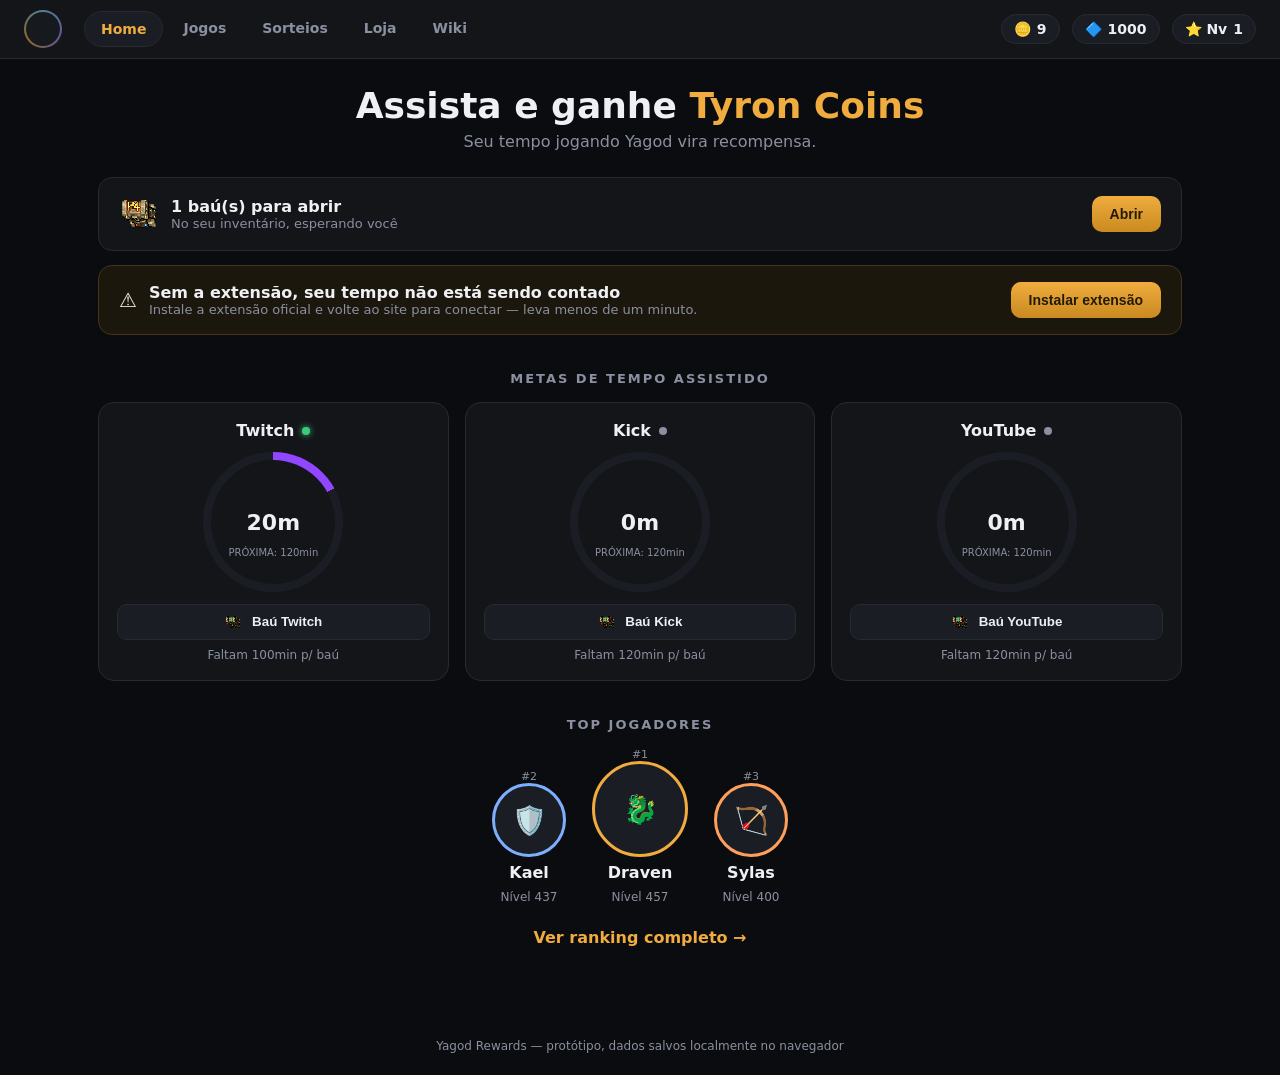
<file: index.html>
<!DOCTYPE html>
<html lang="pt-BR">
<head>
<meta charset="UTF-8">
<meta name="viewport" content="width=device-width, initial-scale=1">
<title>Yagod Rewards — Home</title>
<style>
:root{
  --bg:#0b0c0f; --panel:#131519; --panel2:#1a1d23; --border:#262a32;
  --gold:#f0ac3f; --gold2:#c98a1f; --text:#eef0f3; --muted:#8a90a0;
  --twitch:#9146ff; --kick:#53fc18; --youtube:#ff3b3b; --green:#3ec97a; --danger:#e0555a;
}
*{box-sizing:border-box;}
html{scroll-padding-top:70px;}
body{margin:0;background:var(--bg);color:var(--text);font-family:'Segoe UI',system-ui,-apple-system,sans-serif;}
a{color:inherit;text-decoration:none;}

/* header */
header{position:sticky;top:0;z-index:20;display:flex;align-items:center;gap:16px;padding:10px 24px;background:var(--panel);border-bottom:1px solid var(--border);flex-wrap:wrap;}
.brand{display:flex;align-items:center;gap:10px;}
.avatar{width:38px;height:38px;border-radius:50%;background:conic-gradient(#7cd9ff,#a78bfa,#f0ac3f,#7cd9ff);padding:2px;}
.avatar i{display:block;width:100%;height:100%;border-radius:50%;background:var(--panel2);}
nav.mainnav{display:flex;gap:4px;margin-left:6px;flex-wrap:wrap;}
nav.mainnav a{padding:9px 16px;border-radius:20px;font-size:14px;font-weight:600;color:var(--muted);}
nav.mainnav a.active{background:var(--panel2);color:var(--gold);border:1px solid var(--border);}
.stats{margin-left:auto;display:flex;gap:12px;align-items:center;font-weight:700;font-size:14px;flex-wrap:wrap;}
.stat{display:flex;align-items:center;gap:6px;background:var(--panel2);padding:6px 12px;border-radius:20px;border:1px solid var(--border);}

main{max-width:1120px;margin:0 auto;padding:26px 18px 70px;}

/* generic */
.hero{text-align:center;margin-bottom:26px;}
.hero h1{font-size:clamp(26px,4vw,36px);margin:0 0 6px;font-weight:800;}
.hero h1 span{color:var(--gold);}
.hero p{color:var(--muted);margin:0;}
h2.pagetitle{font-size:30px;font-weight:800;margin:0 0 6px;}
p.pagesub{color:var(--muted);margin:0 0 26px;}

.banner{display:flex;justify-content:space-between;align-items:center;gap:14px;background:var(--panel);border:1px solid var(--border);border-radius:14px;padding:16px 20px;margin-bottom:14px;flex-wrap:wrap;}
.banner .info{display:flex;gap:12px;align-items:center;}
.banner .title{font-weight:700;}
.banner .sub{color:var(--muted);font-size:13px;}
.banner.warn{border-color:#4a3413;background:#1b170d;}

button.cta{background:linear-gradient(180deg,var(--gold),var(--gold2));border:none;color:#241a05;font-weight:800;padding:10px 18px;border-radius:10px;cursor:pointer;font-size:14px;}
button.cta.ghost{background:var(--panel2);color:var(--text);border:1px solid var(--border);}
button.cta:disabled{opacity:.45;cursor:default;}
button.cta:active{transform:scale(.97);}

h2.section{text-align:center;color:var(--muted);font-size:13px;letter-spacing:2px;font-weight:700;margin:36px 0 16px;text-transform:uppercase;}

.grid3{display:grid;grid-template-columns:repeat(auto-fit,minmax(250px,1fr));gap:16px;}
.grid2{display:grid;grid-template-columns:repeat(auto-fit,minmax(300px,1fr));gap:16px;}

/* home goal cards */
.card{background:var(--panel);border:1px solid var(--border);border-radius:16px;padding:18px;text-align:center;}
.plat{display:flex;align-items:center;justify-content:center;gap:8px;font-weight:700;margin-bottom:12px;}
.plat .dot{width:8px;height:8px;border-radius:50%;background:var(--muted);}
.plat .dot.live{background:var(--green);box-shadow:0 0 6px var(--green);}
.ring{width:140px;height:140px;border-radius:50%;margin:0 auto 12px;display:flex;align-items:center;justify-content:center;position:relative;}
.ring::before{content:"";position:absolute;inset:8px;border-radius:50%;background:var(--panel);}
.ring b{position:relative;font-size:22px;}
.ring small{position:absolute;bottom:34px;font-size:10px;color:var(--muted);}
.chestbtn{background:var(--panel2);border:1px solid var(--border);color:var(--text);padding:8px 16px;border-radius:10px;font-weight:700;cursor:pointer;width:100%;}
.small{font-size:12px;color:var(--muted);margin-top:8px;}

/* podium / ranking */
.podium{display:flex;justify-content:center;align-items:flex-end;gap:26px;margin-bottom:24px;flex-wrap:wrap;}
.podium .p{text-align:center;}
.podium .av{width:74px;height:74px;border-radius:50%;background:var(--panel2);border:3px solid var(--border);display:flex;align-items:center;justify-content:center;font-size:28px;margin:0 auto 6px;}
.podium .p1 .av{width:96px;height:96px;border-color:var(--gold);}
.podium .p2 .av{border-color:#7cb0ff;}
.podium .p3 .av{border-color:#ff9f5c;}
.podium .badge{font-size:11px;color:var(--muted);}
.rank{display:flex;flex-direction:column;gap:10px;}
.rankrow{display:flex;align-items:center;gap:12px;background:var(--panel);border:1px solid var(--border);border-radius:12px;padding:10px 16px;}
.rankrow .pos{width:26px;font-weight:800;color:var(--muted);}
.rankrow .name{flex:1;font-weight:700;}
.rankrow .lvl{color:var(--muted);font-size:13px;}

/* missions */
.missions{display:flex;flex-direction:column;gap:12px;}
.mission{background:var(--panel);border:1px solid var(--border);border-radius:14px;padding:14px 18px;display:flex;align-items:center;gap:14px;flex-wrap:wrap;}
.mission .rarity{font-size:10px;font-weight:800;padding:3px 8px;border-radius:8px;text-transform:uppercase;}
.rarity.comum{background:#2a3040;color:#9db1e8;}
.rarity.incomum{background:#1f3d2c;color:#5fd68a;}
.rarity.raro{background:#2c3d5a;color:#6fb4ff;}
.rarity.epico{background:#3a2a52;color:#c48bff;}
.rarity.lendario{background:#4a3413;color:var(--gold);}
.mission .body{flex:1;min-width:180px;}
.mission .name{font-weight:700;margin-bottom:6px;}
.bar{height:8px;border-radius:6px;background:var(--panel2);overflow:hidden;}
.bar i{display:block;height:100%;background:var(--gold);}

/* shop / games / sorteios cards */
.shopcard,.gamecard,.sorteiocard{background:var(--panel);border:1px solid var(--border);border-radius:14px;padding:18px;text-align:center;}
.shopcard .ico,.gamecard .ico{font-size:34px;margin-bottom:8px;}
.shopcard .name,.gamecard .name{font-weight:700;margin-bottom:2px;}
.shopcard .price{color:var(--gold);font-weight:800;margin:10px 0;}
.gamecard{text-align:left;}
.tagrow{display:flex;gap:8px;margin-bottom:10px;}
.tag{font-size:10px;font-weight:800;padding:3px 8px;border-radius:8px;background:var(--panel2);color:var(--muted);text-transform:uppercase;}
.tag.live{background:#3a1414;color:#ff7676;}

.sorteiocard{text-align:left;}
.sorteiocard .badge-top{display:flex;justify-content:space-between;font-size:11px;color:var(--muted);margin-bottom:10px;}
.sorteiocard img.prize,.sorteiocard .prizebox{font-size:44px;text-align:center;margin:14px 0;}
.metarow{display:flex;justify-content:space-between;font-size:12px;color:var(--muted);border-top:1px solid var(--border);padding-top:10px;margin-top:10px;}
.metarow b{display:block;color:var(--text);font-size:14px;}

/* wiki */
.wikiwrap{display:flex;gap:28px;align-items:flex-start;}
.wikinav{width:230px;flex-shrink:0;display:flex;flex-direction:column;gap:2px;position:sticky;top:80px;}
.wikinav a{padding:9px 12px;border-radius:8px;color:var(--muted);font-size:14px;}
.wikinav a.active{background:var(--panel2);color:var(--gold);font-weight:700;}
.wikicontent{flex:1;min-width:0;}
.wikipane{display:none;}
.wikipane.active{display:block;}
.wikipane h3{font-size:24px;margin-top:0;}
.callout{background:var(--panel2);border:1px solid var(--border);border-left:3px solid var(--gold);border-radius:8px;padding:14px 16px;margin:16px 0;}
.wikipane ul{padding-left:20px;}
.wikipane li{margin-bottom:6px;}

/* modal */
.modalbg{position:fixed;inset:0;background:rgba(0,0,0,.6);display:none;align-items:center;justify-content:center;z-index:50;padding:16px;}
.modalbg.show{display:flex;}
.modal{background:var(--panel);border:1px solid var(--border);border-radius:16px;padding:20px;max-width:520px;width:100%;max-height:85vh;overflow:auto;}
.streakbox{display:flex;justify-content:space-between;align-items:center;background:var(--panel2);border-radius:10px;padding:12px 16px;margin-bottom:14px;}
.cal{display:grid;grid-template-columns:repeat(7,1fr);gap:6px;}
.day{background:var(--panel2);border:1px solid var(--border);border-radius:8px;padding:6px 2px;text-align:center;font-size:10px;}
.day.done{border-color:var(--gold);color:var(--gold);}
.day.today{outline:2px solid var(--gold);}
.day b{display:block;font-size:12px;}
.closeb{float:right;background:none;border:none;color:var(--muted);font-size:20px;cursor:pointer;}

.toast{position:fixed;bottom:24px;left:50%;transform:translateX(-50%);background:var(--panel2);border:1px solid var(--gold);padding:10px 18px;border-radius:10px;font-weight:700;opacity:0;transition:opacity .3s;pointer-events:none;z-index:60;}
.toast.show{opacity:1;}

footer{text-align:center;color:var(--muted);font-size:12px;padding:22px;}


.avatarBtn{background:none;border:none;padding:0;cursor:pointer;}
.avatar.guest{opacity:.55;}
.dropdown{position:absolute;top:52px;left:0;width:280px;background:var(--panel);border:1px solid var(--border);border-radius:16px;padding:0;box-shadow:0 12px 30px rgba(0,0,0,.5);display:none;z-index:30;overflow:hidden;}
.dropdown.show{display:block;}
.dropdown .ddHead{padding:18px;text-align:center;border-bottom:1px solid var(--border);}
.dropdown .ddHead .avatar{width:64px;height:64px;margin:0 auto 8px;}
.dropdown .ddName{font-weight:800;}
.dropdown .ddLvl{color:var(--gold);font-size:12px;font-weight:700;margin-top:2px;}
.dropdown .ddXpBar{height:5px;background:var(--panel2);border-radius:4px;margin:10px 14px 4px;overflow:hidden;}
.dropdown .ddXpBar i{display:block;height:100%;background:var(--gold);}
.dropdown .ddXpLabel{font-size:11px;color:var(--muted);padding:0 14px 12px;text-align:center;}
.dropdown .ddLabel{font-size:11px;color:var(--muted);letter-spacing:1px;text-transform:uppercase;padding:10px 14px 4px;}
.dropdown .ddWallet{display:flex;gap:10px;padding:6px 14px 12px;}
.dropdown .ddWallet .chip{flex:1;background:var(--panel2);border:1px solid var(--border);border-radius:10px;padding:8px;text-align:center;font-weight:700;font-size:13px;}
.dropdown .ddItem{display:flex;align-items:center;gap:10px;padding:10px 14px;cursor:pointer;border-top:1px solid var(--border);}
.dropdown .ddItem:hover{background:var(--panel2);}
.dropdown .ddItem .ic{font-size:17px;width:20px;text-align:center;}
.dropdown .ddItem .txt{flex:1;}
.dropdown .ddItem .txt b{display:block;font-size:13px;font-weight:700;}
.dropdown .ddItem .txt small{color:var(--muted);font-size:11px;}
.dropdown .ddBadge{background:var(--gold);color:#241a05;font-weight:800;font-size:11px;border-radius:10px;padding:2px 8px;}
.dropdown .ddFooter{padding:8px 6px;border-top:1px solid var(--border);}
.dropdown .ddFooter a,.dropdown .ddFooter button{display:flex;align-items:center;gap:8px;width:100%;text-align:left;background:none;border:none;color:var(--text);font-size:14px;padding:10px 10px;cursor:pointer;font-weight:600;border-radius:8px;}
.dropdown .ddFooter a:hover,.dropdown .ddFooter button:hover{background:var(--panel2);}
.dropdown .ddFooter .danger{color:var(--danger);}
.dropdown .guestBox{padding:22px 18px;text-align:center;}
.dropdown .guestBox .avatar{width:56px;height:56px;margin:0 auto 12px;opacity:.6;}
.dropdown .guestBox button{width:100%;margin-top:12px;}
.loginInput{width:100%;padding:10px 12px;border-radius:10px;border:1px solid var(--border);background:var(--panel2);color:var(--text);font-size:14px;margin:12px 0;}

.profileHero{text-align:center;margin-bottom:22px;}
.profileAvatar{width:110px;height:110px;border-radius:50%;background:conic-gradient(#7cd9ff,#a78bfa,#f0ac3f,#7cd9ff);padding:4px;margin:0 auto 10px;}
.profileAvatar i{display:block;width:100%;height:100%;border-radius:50%;background:var(--panel2);}
.lvlBadge{display:inline-block;background:var(--panel2);border:1px solid var(--gold);color:var(--gold);font-weight:800;font-size:12px;padding:3px 12px;border-radius:20px;margin-bottom:8px;}
.profileHero h1{font-size:28px;margin:6px 0 2px;font-weight:800;color:#c9b3ff;}
.profileHero .memberline{color:var(--muted);font-size:13px;}
.xpToNext{color:var(--muted);font-size:13px;margin-top:6px;}
.statgrid{display:grid;grid-template-columns:repeat(3,1fr);gap:12px;margin:20px 0;}
.statbox{background:var(--panel);border:1px solid var(--border);border-radius:12px;padding:14px;text-align:center;}
.statbox .lbl{font-size:11px;color:var(--muted);letter-spacing:1px;text-transform:uppercase;}
.statbox .val{font-size:20px;font-weight:800;margin-top:4px;}
.walletgrid{display:grid;grid-template-columns:repeat(2,1fr);gap:14px;margin-bottom:18px;}
.walletcard{background:var(--panel);border:1px solid var(--border);border-radius:14px;padding:16px;}
.walletcard .lbl{color:var(--muted);font-size:12px;display:flex;justify-content:space-between;align-items:center;}
.walletcard .val{font-size:24px;font-weight:800;margin-top:6px;}
.connrow{display:flex;gap:10px;flex-wrap:wrap;margin-bottom:16px;}
.connchip{flex:1;min-width:150px;background:var(--panel);border:1px solid var(--border);border-radius:12px;padding:12px 14px;display:flex;align-items:center;gap:10px;}
.connchip .plico{width:26px;height:26px;border-radius:50%;display:flex;align-items:center;justify-content:center;font-size:13px;color:#fff;flex-shrink:0;}
.connchip.twitch .plico{background:#9146ff;}
.connchip.kick .plico{background:#53fc18;color:#111;}
.connchip.youtube .plico{background:#ff3b3b;}
.connchip .info{flex:1;min-width:0;}
.connchip .info b{display:block;font-size:13px;}
.connchip .info small{color:var(--muted);font-size:11px;}
.connchip button{background:var(--panel2);border:1px solid var(--border);color:var(--text);font-size:12px;font-weight:700;padding:6px 12px;border-radius:8px;cursor:pointer;}
.menu-list button.menuitem{display:flex;align-items:center;gap:12px;padding:14px 16px;background:var(--panel);border:1px solid var(--border);border-radius:12px;margin-bottom:8px;cursor:pointer;color:var(--text);font-size:14px;font-weight:700;text-align:left;width:100%;}
.menu-list .ic{font-size:18px;width:24px;}
.menu-list .sub{color:var(--muted);font-size:12px;font-weight:400;display:block;margin-top:2px;}
.menu-list .right{margin-left:auto;color:var(--muted);}

.prizebox img.bau, .ico img.bau { image-rendering:pixelated; display:block; margin:0 auto; }
.sorteiocard .prizebox img.bau { width:64px; height:64px; }
.shopcard .ico img.bau { width:48px; height:48px; }
.banner img.bau { width:40px; height:40px; image-rendering:pixelated; flex-shrink:0; }
.chestbtn img.bau { width:18px; height:18px; vertical-align:middle; margin-right:6px; image-rendering:pixelated; }
.wikibaurow{display:flex;gap:14px;justify-content:center;margin:16px 0;flex-wrap:wrap;}
.wikibaurow div{text-align:center;font-size:11px;color:var(--muted);}
.wikibaurow img.bau{width:48px;height:48px;image-rendering:pixelated;display:block;margin:0 auto 4px;}
</style>
</head>
<body>

<header>
  <div class="brand" style="position:relative">
    <button class="avatarBtn" id="avatarBtn"><div class="avatar" id="avatarRing"><i></i></div></button>
    <div class="dropdown" id="profileDropdown"></div>
  </div>
  <nav class="mainnav">
    <a href="index.html" class="active">Home</a>
    <a href="jogos.html">Jogos</a>
    <a href="sorteios.html">Sorteios</a>
    <a href="loja.html">Loja</a>
    <a href="wiki.html">Wiki</a>
  </nav>
  <div class="stats">
    <div class="stat">🪙 <span id="tyCount">0</span></div>
    <div class="stat">🔷 <span id="tokCount">0</span></div>
    <div class="stat" id="openMonthly" style="cursor:pointer">⭐ Nv <span id="lvlCount">1</span></div>
  </div>
</header>

<main>
  <div class="hero">
    <h1>Assista e ganhe <span>Tyron Coins</span></h1>
    <p>Seu tempo jogando Yagod vira recompensa.</p>
  </div>

  <div class="banner" id="chestBanner">
    <div class="info">
      <img class="bau" src="[data-uri]" alt="Baú P4Coins">
      <div>
        <div class="title" id="chestTitle">1 baú para abrir</div>
        <div class="sub">No seu inventário, esperando você</div>
      </div>
    </div>
    <button class="cta" id="openChestBtn">Abrir</button>
  </div>

  <div class="banner warn">
    <div class="info">
      <span style="font-size:20px">⚠️</span>
      <div>
        <div class="title">Sem a extensão, seu tempo não está sendo contado</div>
        <div class="sub">Instale a extensão oficial e volte ao site para conectar — leva menos de um minuto.</div>
      </div>
    </div>
    <button class="cta">Instalar extensão</button>
  </div>

  <h2 class="section">Metas de tempo assistido</h2>
  <div class="grid3" id="goalCards"></div>

  <h2 class="section">Top jogadores</h2>
  <div class="podium">
    <div class="p p2"><div class="badge">#2</div><div class="av">🛡️</div><b>Kael</b><div class="small">Nível 437</div></div>
    <div class="p p1"><div class="badge">#1</div><div class="av">🐉</div><b>Draven</b><div class="small">Nível 457</div></div>
    <div class="p p3"><div class="badge">#3</div><div class="av">🏹</div><b>Sylas</b><div class="small">Nível 400</div></div>
  </div>
  <div style="text-align:center;margin-top:6px">
    <a href="ranking.html" style="color:var(--gold);font-weight:700">Ver ranking completo →</a>
  </div>
</main>

<footer>Yagod Rewards — protótipo, dados salvos localmente no navegador</footer>

<!-- modal recompensa mensal -->
<div class="modalbg" id="modalBg">
  <div class="modal">
    <button class="closeb" id="closeModal">×</button>
    <h3>Recompensa Mensal</h3>
    <div class="streakbox">
      <div><div class="small">Streak atual</div><b id="streakVal">0 dias</b></div>
      <button class="cta" id="collectBtn">Coletar hoje</button>
    </div>
    <div class="cal" id="calGrid"></div>
  </div>
</div>


<div class="modalbg" id="loginModalBg">
  <div class="modal" style="max-width:360px">
    <button class="closeb" id="closeLoginModal">×</button>
    <h3>Entrar com Twitch</h3>
    <p class="small">Simulação de login — informe um usuário da Twitch pra criar seu perfil.</p>
    <input type="text" id="loginHandleInput" class="loginInput" placeholder="seu_usuario_twitch">
    <button class="cta" id="doLoginBtn" style="width:100%">Entrar</button>
  </div>
</div>
<div class="toast" id="toast"></div>

<script>
(function(){
  const KEY = 'yagod_state_v1';
  const DEFAULT_STATE = {
    ty: 9,
    tok: 1000,
    xp: 0,
    lvl: 1,
    chest: 1,
    goals: {
      twitch:  { min: 20, next: 120 },
      kick:    { min: 0,  next: 120 },
      youtube: { min: 0,  next: 120 }
    },
    missions: [
      { name: 'Jogue Yagod por 30 min', rarity: 'comum',   prog: 0, target: 30, reward: '50 Tyron Coins' },
      { name: 'Vença 1 partida ranqueada', rarity: 'raro',   prog: 0, target: 1,  reward: '1 Chave de Rubi' },
      { name: 'Abra 2 baús', rarity: 'incomum', prog: 0, target: 2,  reward: '100 Tokens' }
    ],
    streak: 2,
    calDone: [1,2],
    lastCollect: null,
    username: null,
    premium: false,
    memberSince: null,
    watchedHours: 139,
    positionRank: 313,
    xpTotal: 24152,
    xpNext: 24702,
    connections: {
      twitch:  { connected: false, handle: null, hours: 0 },
      kick:    { connected: false, handle: null },
      youtube: { connected: false, handle: null }
    }
  };

  function load(){
    try{
      const raw = localStorage.getItem(KEY);
      if(!raw) return JSON.parse(JSON.stringify(DEFAULT_STATE));
      return Object.assign(JSON.parse(JSON.stringify(DEFAULT_STATE)), JSON.parse(raw));
    }catch(e){ return JSON.parse(JSON.stringify(DEFAULT_STATE)); }
  }
  function save(){ try{ localStorage.setItem(KEY, JSON.stringify(window.YGD.state)); }catch(e){} }

  window.YGD = {
    state: load(),
    save: save,
    toast: function(msg){
      const t = document.getElementById('toast');
      if(!t) return;
      t.textContent = msg;
      t.classList.add('show');
      clearTimeout(window.__ygdToastTimer);
      window.__ygdToastTimer = setTimeout(()=>t.classList.remove('show'), 1800);
    },
    renderHeader: function(){
      const st = this.state;
      const ty = document.getElementById('tyCount');
      const tok = document.getElementById('tokCount');
      const lvl = document.getElementById('lvlCount');
      if(ty) ty.textContent = st.ty;
      if(tok) tok.textContent = st.tok;
      if(lvl) lvl.textContent = st.lvl;
      const ring = document.getElementById('avatarRing');
      if(ring) ring.classList.toggle('guest', !st.username);
      this.renderDropdown();
      if(typeof window.__renderProfilePage === 'function') window.__renderProfilePage();
    },
    RANKING: [
      {pos:1, name:'Draven', lvl:457, ic:'🐉'},
      {pos:2, name:'Kael',   lvl:437, ic:'🛡️'},
      {pos:3, name:'Sylas',  lvl:400, ic:'🏹'},
      {pos:4, name:'Mira',   lvl:335, ic:'🗡️'},
      {pos:5, name:'Orin',   lvl:335, ic:'🔥'},
      {pos:6, name:'Vex',    lvl:332, ic:'⚔️'},
      {pos:7, name:'Talia',  lvl:323, ic:'🌙'},
      {pos:8, name:'Bram',   lvl:323, ic:'🪓'},
      {pos:9, name:'Nyra',   lvl:322, ic:'✨'},
      {pos:10,name:'Ezra',   lvl:308, ic:'🎯'}
    ],
    login: function(handle){
      handle = (handle||'').trim().replace(/^@/,'');
      if(!handle) return false;
      const st = this.state;
      const meses = ['jan','fev','mar','abr','mai','jun','jul','ago','set','out','nov','dez'];
      const d = new Date();
      st.username = handle;
      st.premium = true;
      st.memberSince = meses[d.getMonth()] + '/' + d.getFullYear();
      st.connections.twitch = { connected:true, handle: handle, hours: st.watchedHours };
      this.save();
      this.renderHeader();
      return true;
    },
    logout: function(){
      const st = this.state;
      st.username = null;
      st.premium = false;
      st.memberSince = null;
      st.connections = {
        twitch:  { connected:false, handle:null, hours:0 },
        kick:    { connected:false, handle:null },
        youtube: { connected:false, handle:null }
      };
      this.save();
    },
    linkPlatform: function(key, label){
      const handle = window.prompt('Informe seu usuário da ' + label + ':');
      if(!handle) return;
      this.state.connections[key] = { connected:true, handle: handle.trim().replace(/^@/,''), hours: 0 };
      this.save();
      this.toast(label + ' vinculada com sucesso!');
      if(typeof window.__renderProfilePage === 'function') window.__renderProfilePage();
      this.renderDropdown();
    },
    renderDropdown: function(){
      const el = document.getElementById('profileDropdown');
      if(!el) return;
      const st = this.state;
      if(!st.username){
        el.innerHTML = `
          <div class="guestBox">
            <div class="avatar" style="margin:0 auto"><i></i></div>
            <div style="font-weight:700;margin-top:10px">Você ainda não entrou</div>
            <div class="small">Entre com sua conta da Twitch pra criar seu perfil.</div>
            <button class="cta" id="ddLoginBtn">Entrar com Twitch</button>
          </div>`;
        const b = document.getElementById('ddLoginBtn');
        if(b) b.addEventListener('click', ()=>{ el.classList.remove('show'); openLoginModal(); });
        return;
      }
      const pct = Math.min(100, Math.round(st.xpTotal/st.xpNext*100));
      const pendingMissions = st.missions.filter(m=>m.prog < m.target).length;
      const today = new Date().toISOString().slice(0,10);
      const checkinDone = st.lastCollect === today;
      el.innerHTML = `
        <div class="ddHead">
          <div class="avatar"><i></i></div>
          <div class="ddName">${st.username}</div>
          <div class="ddLvl">NÍVEL ${st.lvl}</div>
          <div class="ddXpBar"><i style="width:${pct}%"></i></div>
          <div class="ddXpLabel">${st.xpTotal.toLocaleString('pt-BR')} / ${st.xpNext.toLocaleString('pt-BR')} XP</div>
        </div>
        <div class="ddLabel">Carteira</div>
        <div class="ddWallet">
          <div class="chip">🪙 ${st.ty}</div>
          <div class="chip">🔷 ${st.tok}</div>
        </div>
        <div class="ddLabel">Seu dia</div>
        <div class="ddItem" id="ddCheckin">
          <span class="ic">🎁</span>
          <div class="txt"><b>Check-in diário</b><small>${checkinDone ? 'Já resgatado hoje' : 'Disponível agora'}</small></div>
        </div>
        <div class="ddItem" id="ddMissions">
          <span class="ic">🎯</span>
          <div class="txt"><b>Missões diárias</b><small>${pendingMissions} pendente(s)</small></div>
          ${pendingMissions>0 ? '<span class="ddBadge">'+pendingMissions+'</span>' : ''}
        </div>
        <div class="ddItem" id="ddInventory">
          <span class="ic">📦</span>
          <div class="txt"><b>Inventário</b><small>${st.chest} baú(s) para abrir</small></div>
          ${st.chest>0 ? '<span class="ddBadge">'+st.chest+'</span>' : ''}
        </div>
        <div class="ddFooter">
          <a href="perfil.html">👤 Perfil</a>
          <button class="danger" id="ddLogout">⎋ Sair</button>
        </div>
      `;
      const ci = document.getElementById('ddCheckin');
      if(ci) ci.addEventListener('click', ()=>{ el.classList.remove('show'); const mb=document.getElementById('modalBg'); if(mb) mb.classList.add('show'); });
      const mi = document.getElementById('ddMissions');
      if(mi) mi.addEventListener('click', ()=>{ window.location.href = 'missoes.html'; });
      const inv = document.getElementById('ddInventory');
      if(inv) inv.addEventListener('click', ()=>{ window.location.href = 'index.html#chestBanner'; });
      const lo = document.getElementById('ddLogout');
      if(lo) lo.addEventListener('click', ()=>{ this.logout(); this.renderHeader(); this.renderDropdown(); el.classList.remove('show'); window.location.href = 'index.html'; });
    }
  };

  document.addEventListener('DOMContentLoaded', function(){
    window.YGD.renderHeader();

    // monthly reward modal (present in every page via header click)
    const trigger = document.getElementById('openMonthly');
    const modalBg = document.getElementById('modalBg');
    if(trigger && modalBg){
      trigger.addEventListener('click', ()=> modalBg.classList.add('show'));
      const closeb = document.getElementById('closeModal');
      if(closeb) closeb.addEventListener('click', ()=> modalBg.classList.remove('show'));
      modalBg.addEventListener('click', (e)=>{ if(e.target === modalBg) modalBg.classList.remove('show'); });
      renderCalendar();
      const collectBtn = document.getElementById('collectBtn');
      if(collectBtn){
        collectBtn.addEventListener('click', ()=>{
          const st = window.YGD.state;
          const today = new Date().toISOString().slice(0,10);
          if(st.lastCollect === today){ window.YGD.toast('Já coletado hoje'); return; }
          st.streak += 1;
          st.calDone.push(st.streak);
          st.lastCollect = today;
          st.ty += 1;
          window.YGD.save();
          window.YGD.renderHeader();
          renderCalendar();
          window.YGD.toast('Recompensa coletada! +1 Tyron Coin');
        });
      }
    }

    // dropdown de perfil (abre/fecha)
    const avatarBtn = document.getElementById('avatarBtn');
    const dropdownEl = document.getElementById('profileDropdown');
    if(avatarBtn && dropdownEl){
      avatarBtn.addEventListener('click', (e)=>{
        e.stopPropagation();
        dropdownEl.classList.toggle('show');
      });
      document.addEventListener('click', (e)=>{
        if(!dropdownEl.contains(e.target) && e.target !== avatarBtn){
          dropdownEl.classList.remove('show');
        }
      });
    }

    // modal de login (Entrar com Twitch)
    window.openLoginModal = function(){
      const bg = document.getElementById('loginModalBg');
      if(bg) bg.classList.add('show');
      const input = document.getElementById('loginHandleInput');
      if(input){ input.value=''; input.focus(); }
    };
    const loginBg = document.getElementById('loginModalBg');
    const closeLoginBtn = document.getElementById('closeLoginModal');
    const doLoginBtn = document.getElementById('doLoginBtn');
    const loginInput = document.getElementById('loginHandleInput');
    if(loginBg){
      if(closeLoginBtn) closeLoginBtn.addEventListener('click', ()=> loginBg.classList.remove('show'));
      loginBg.addEventListener('click', (e)=>{ if(e.target===loginBg) loginBg.classList.remove('show'); });
    }
    function attemptLogin(){
      const handle = loginInput ? loginInput.value : '';
      if(!handle || !handle.trim()){ window.YGD.toast('Digite um usuário da Twitch'); return; }
      window.YGD.login(handle);
      loginBg.classList.remove('show');
      window.YGD.toast('Bem-vindo, ' + window.YGD.state.username + '!');
    }
    if(doLoginBtn) doLoginBtn.addEventListener('click', attemptLogin);
    if(loginInput) loginInput.addEventListener('keydown', (e)=>{ if(e.key==='Enter') attemptLogin(); });
  });

  function renderCalendar(){
    const st = window.YGD.state;
    const streakVal = document.getElementById('streakVal');
    if(streakVal) streakVal.textContent = st.streak + ' dias';
    const grid = document.getElementById('calGrid');
    if(!grid) return;
    grid.innerHTML = '';
    for(let d=1; d<=28; d++){
      const done = st.calDone.includes(d);
      const div = document.createElement('div');
      div.className = 'day ' + (done?'done':'') + (d===st.streak+1?' today':'');
      div.innerHTML = '<b>D'+d+'</b>🎁x1';
      grid.appendChild(div);
    }
  }
})();

</script>
<script>
document.addEventListener('DOMContentLoaded', function(){
  const st = YGD.state;

  function renderGoals(){
    const plats = [
      ['twitch','Twitch','🟣', 'var(--twitch)'],
      ['kick','Kick','🟢', 'var(--kick)'],
      ['youtube','YouTube','🔴', 'var(--youtube)']
    ];
    const wrap = document.getElementById('goalCards');
    wrap.innerHTML = '';
    plats.forEach(([key,label,dot,color])=>{
      const g = st.goals[key];
      const pct = Math.min(100, Math.round(g.min/g.next*100));
      const div = document.createElement('div');
      div.className = 'card';
      div.innerHTML = `
        <div class="plat">${label} <span class="dot ${g.min>0?'live':''}"></span></div>
        <div class="ring" style="background:conic-gradient(${color} ${pct}%, var(--panel2) 0)"><small>PRÓXIMA: ${g.next}min</small><b>${g.min}m</b></div>
        <button class="chestbtn"><img class="bau" src="[data-uri]" alt="Baú"> Baú ${label}</button>
        <div class="small">Faltam ${Math.max(0,g.next-g.min)}min p/ baú</div>
      `;
      wrap.appendChild(div);
    });
  }

  document.getElementById('chestTitle').textContent = st.chest + ' baú(s) para abrir';
  renderGoals();

  document.getElementById('openChestBtn').addEventListener('click', ()=>{
    if(st.chest<=0){ YGD.toast('Nenhum baú disponível'); return; }
    st.chest -= 1;
    const reward = Math.floor(Math.random()*3)+1;
    st.ty += reward;
    document.getElementById('chestTitle').textContent = st.chest + ' baú(s) para abrir';
    YGD.save(); YGD.renderHeader();
    YGD.toast('Baú aberto! +'+reward+' Tyron Coins');
  });
});
</script>
</body>
</html>
</file>
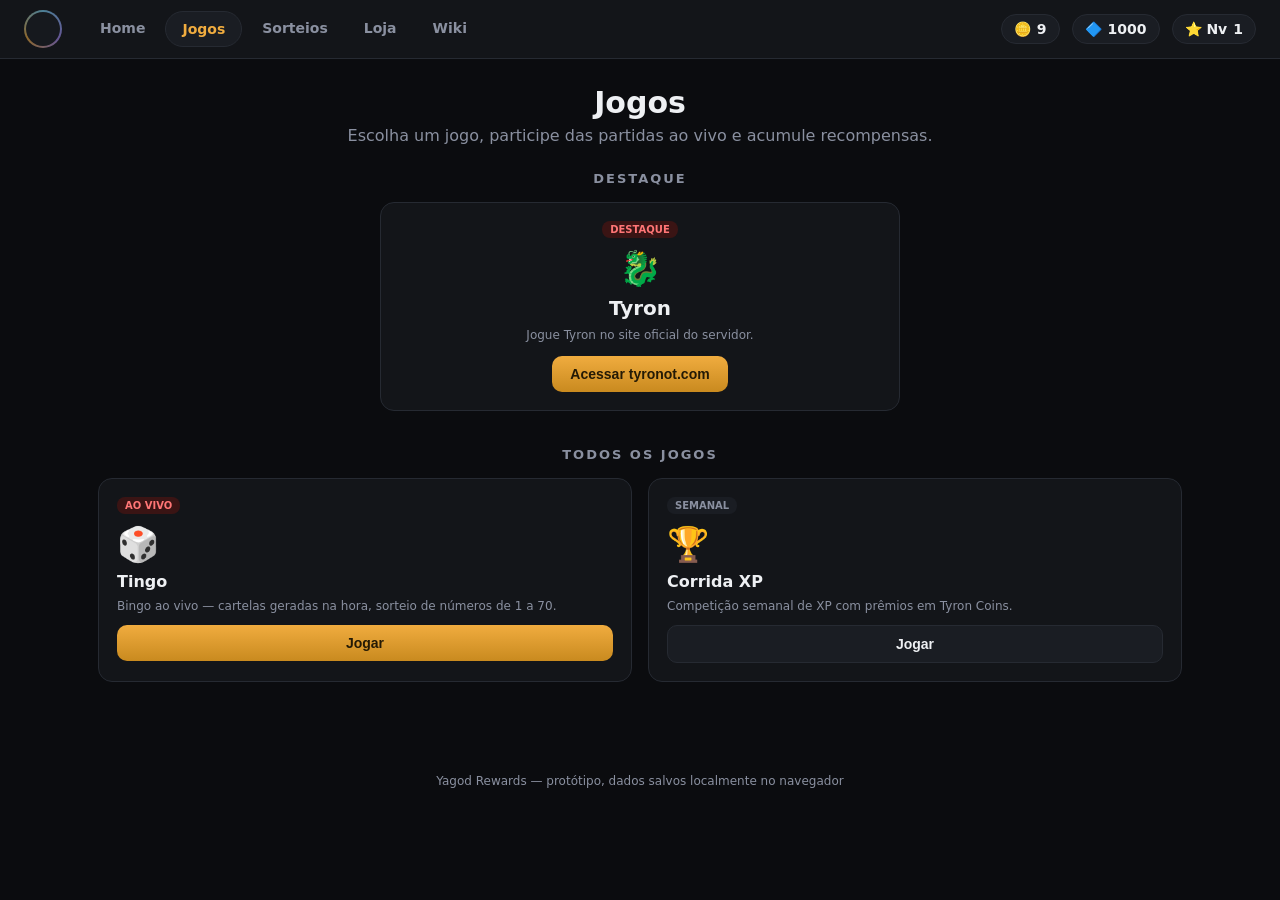
<file: jogos.html>
<!DOCTYPE html>
<html lang="pt-BR">
<head>
<meta charset="UTF-8">
<meta name="viewport" content="width=device-width, initial-scale=1">
<title>Yagod Rewards — Jogos</title>
<style>
:root{
  --bg:#0b0c0f; --panel:#131519; --panel2:#1a1d23; --border:#262a32;
  --gold:#f0ac3f; --gold2:#c98a1f; --text:#eef0f3; --muted:#8a90a0;
  --twitch:#9146ff; --kick:#53fc18; --youtube:#ff3b3b; --green:#3ec97a; --danger:#e0555a;
}
*{box-sizing:border-box;}
html{scroll-padding-top:70px;}
body{margin:0;background:var(--bg);color:var(--text);font-family:'Segoe UI',system-ui,-apple-system,sans-serif;}
a{color:inherit;text-decoration:none;}

/* header */
header{position:sticky;top:0;z-index:20;display:flex;align-items:center;gap:16px;padding:10px 24px;background:var(--panel);border-bottom:1px solid var(--border);flex-wrap:wrap;}
.brand{display:flex;align-items:center;gap:10px;}
.avatar{width:38px;height:38px;border-radius:50%;background:conic-gradient(#7cd9ff,#a78bfa,#f0ac3f,#7cd9ff);padding:2px;}
.avatar i{display:block;width:100%;height:100%;border-radius:50%;background:var(--panel2);}
nav.mainnav{display:flex;gap:4px;margin-left:6px;flex-wrap:wrap;}
nav.mainnav a{padding:9px 16px;border-radius:20px;font-size:14px;font-weight:600;color:var(--muted);}
nav.mainnav a.active{background:var(--panel2);color:var(--gold);border:1px solid var(--border);}
.stats{margin-left:auto;display:flex;gap:12px;align-items:center;font-weight:700;font-size:14px;flex-wrap:wrap;}
.stat{display:flex;align-items:center;gap:6px;background:var(--panel2);padding:6px 12px;border-radius:20px;border:1px solid var(--border);}

main{max-width:1120px;margin:0 auto;padding:26px 18px 70px;}

/* generic */
.hero{text-align:center;margin-bottom:26px;}
.hero h1{font-size:clamp(26px,4vw,36px);margin:0 0 6px;font-weight:800;}
.hero h1 span{color:var(--gold);}
.hero p{color:var(--muted);margin:0;}
h2.pagetitle{font-size:30px;font-weight:800;margin:0 0 6px;}
p.pagesub{color:var(--muted);margin:0 0 26px;}

.banner{display:flex;justify-content:space-between;align-items:center;gap:14px;background:var(--panel);border:1px solid var(--border);border-radius:14px;padding:16px 20px;margin-bottom:14px;flex-wrap:wrap;}
.banner .info{display:flex;gap:12px;align-items:center;}
.banner .title{font-weight:700;}
.banner .sub{color:var(--muted);font-size:13px;}
.banner.warn{border-color:#4a3413;background:#1b170d;}

button.cta{background:linear-gradient(180deg,var(--gold),var(--gold2));border:none;color:#241a05;font-weight:800;padding:10px 18px;border-radius:10px;cursor:pointer;font-size:14px;}
button.cta.ghost{background:var(--panel2);color:var(--text);border:1px solid var(--border);}
button.cta:disabled{opacity:.45;cursor:default;}
button.cta:active{transform:scale(.97);}

h2.section{text-align:center;color:var(--muted);font-size:13px;letter-spacing:2px;font-weight:700;margin:36px 0 16px;text-transform:uppercase;}

.grid3{display:grid;grid-template-columns:repeat(auto-fit,minmax(250px,1fr));gap:16px;}
.grid2{display:grid;grid-template-columns:repeat(auto-fit,minmax(300px,1fr));gap:16px;}

/* home goal cards */
.card{background:var(--panel);border:1px solid var(--border);border-radius:16px;padding:18px;text-align:center;}
.plat{display:flex;align-items:center;justify-content:center;gap:8px;font-weight:700;margin-bottom:12px;}
.plat .dot{width:8px;height:8px;border-radius:50%;background:var(--muted);}
.plat .dot.live{background:var(--green);box-shadow:0 0 6px var(--green);}
.ring{width:140px;height:140px;border-radius:50%;margin:0 auto 12px;display:flex;align-items:center;justify-content:center;position:relative;}
.ring::before{content:"";position:absolute;inset:8px;border-radius:50%;background:var(--panel);}
.ring b{position:relative;font-size:22px;}
.ring small{position:absolute;bottom:34px;font-size:10px;color:var(--muted);}
.chestbtn{background:var(--panel2);border:1px solid var(--border);color:var(--text);padding:8px 16px;border-radius:10px;font-weight:700;cursor:pointer;width:100%;}
.small{font-size:12px;color:var(--muted);margin-top:8px;}

/* podium / ranking */
.podium{display:flex;justify-content:center;align-items:flex-end;gap:26px;margin-bottom:24px;flex-wrap:wrap;}
.podium .p{text-align:center;}
.podium .av{width:74px;height:74px;border-radius:50%;background:var(--panel2);border:3px solid var(--border);display:flex;align-items:center;justify-content:center;font-size:28px;margin:0 auto 6px;}
.podium .p1 .av{width:96px;height:96px;border-color:var(--gold);}
.podium .p2 .av{border-color:#7cb0ff;}
.podium .p3 .av{border-color:#ff9f5c;}
.podium .badge{font-size:11px;color:var(--muted);}
.rank{display:flex;flex-direction:column;gap:10px;}
.rankrow{display:flex;align-items:center;gap:12px;background:var(--panel);border:1px solid var(--border);border-radius:12px;padding:10px 16px;}
.rankrow .pos{width:26px;font-weight:800;color:var(--muted);}
.rankrow .name{flex:1;font-weight:700;}
.rankrow .lvl{color:var(--muted);font-size:13px;}

/* missions */
.missions{display:flex;flex-direction:column;gap:12px;}
.mission{background:var(--panel);border:1px solid var(--border);border-radius:14px;padding:14px 18px;display:flex;align-items:center;gap:14px;flex-wrap:wrap;}
.mission .rarity{font-size:10px;font-weight:800;padding:3px 8px;border-radius:8px;text-transform:uppercase;}
.rarity.comum{background:#2a3040;color:#9db1e8;}
.rarity.incomum{background:#1f3d2c;color:#5fd68a;}
.rarity.raro{background:#2c3d5a;color:#6fb4ff;}
.rarity.epico{background:#3a2a52;color:#c48bff;}
.rarity.lendario{background:#4a3413;color:var(--gold);}
.mission .body{flex:1;min-width:180px;}
.mission .name{font-weight:700;margin-bottom:6px;}
.bar{height:8px;border-radius:6px;background:var(--panel2);overflow:hidden;}
.bar i{display:block;height:100%;background:var(--gold);}

/* shop / games / sorteios cards */
.shopcard,.gamecard,.sorteiocard{background:var(--panel);border:1px solid var(--border);border-radius:14px;padding:18px;text-align:center;}
.shopcard .ico,.gamecard .ico{font-size:34px;margin-bottom:8px;}
.shopcard .name,.gamecard .name{font-weight:700;margin-bottom:2px;}
.shopcard .price{color:var(--gold);font-weight:800;margin:10px 0;}
.gamecard{text-align:left;}
.tagrow{display:flex;gap:8px;margin-bottom:10px;}
.tag{font-size:10px;font-weight:800;padding:3px 8px;border-radius:8px;background:var(--panel2);color:var(--muted);text-transform:uppercase;}
.tag.live{background:#3a1414;color:#ff7676;}

.sorteiocard{text-align:left;}
.sorteiocard .badge-top{display:flex;justify-content:space-between;font-size:11px;color:var(--muted);margin-bottom:10px;}
.sorteiocard img.prize,.sorteiocard .prizebox{font-size:44px;text-align:center;margin:14px 0;}
.metarow{display:flex;justify-content:space-between;font-size:12px;color:var(--muted);border-top:1px solid var(--border);padding-top:10px;margin-top:10px;}
.metarow b{display:block;color:var(--text);font-size:14px;}

/* wiki */
.wikiwrap{display:flex;gap:28px;align-items:flex-start;}
.wikinav{width:230px;flex-shrink:0;display:flex;flex-direction:column;gap:2px;position:sticky;top:80px;}
.wikinav a{padding:9px 12px;border-radius:8px;color:var(--muted);font-size:14px;}
.wikinav a.active{background:var(--panel2);color:var(--gold);font-weight:700;}
.wikicontent{flex:1;min-width:0;}
.wikipane{display:none;}
.wikipane.active{display:block;}
.wikipane h3{font-size:24px;margin-top:0;}
.callout{background:var(--panel2);border:1px solid var(--border);border-left:3px solid var(--gold);border-radius:8px;padding:14px 16px;margin:16px 0;}
.wikipane ul{padding-left:20px;}
.wikipane li{margin-bottom:6px;}

/* modal */
.modalbg{position:fixed;inset:0;background:rgba(0,0,0,.6);display:none;align-items:center;justify-content:center;z-index:50;padding:16px;}
.modalbg.show{display:flex;}
.modal{background:var(--panel);border:1px solid var(--border);border-radius:16px;padding:20px;max-width:520px;width:100%;max-height:85vh;overflow:auto;}
.streakbox{display:flex;justify-content:space-between;align-items:center;background:var(--panel2);border-radius:10px;padding:12px 16px;margin-bottom:14px;}
.cal{display:grid;grid-template-columns:repeat(7,1fr);gap:6px;}
.day{background:var(--panel2);border:1px solid var(--border);border-radius:8px;padding:6px 2px;text-align:center;font-size:10px;}
.day.done{border-color:var(--gold);color:var(--gold);}
.day.today{outline:2px solid var(--gold);}
.day b{display:block;font-size:12px;}
.closeb{float:right;background:none;border:none;color:var(--muted);font-size:20px;cursor:pointer;}

.toast{position:fixed;bottom:24px;left:50%;transform:translateX(-50%);background:var(--panel2);border:1px solid var(--gold);padding:10px 18px;border-radius:10px;font-weight:700;opacity:0;transition:opacity .3s;pointer-events:none;z-index:60;}
.toast.show{opacity:1;}

footer{text-align:center;color:var(--muted);font-size:12px;padding:22px;}


.avatarBtn{background:none;border:none;padding:0;cursor:pointer;}
.avatar.guest{opacity:.55;}
.dropdown{position:absolute;top:52px;left:0;width:280px;background:var(--panel);border:1px solid var(--border);border-radius:16px;padding:0;box-shadow:0 12px 30px rgba(0,0,0,.5);display:none;z-index:30;overflow:hidden;}
.dropdown.show{display:block;}
.dropdown .ddHead{padding:18px;text-align:center;border-bottom:1px solid var(--border);}
.dropdown .ddHead .avatar{width:64px;height:64px;margin:0 auto 8px;}
.dropdown .ddName{font-weight:800;}
.dropdown .ddLvl{color:var(--gold);font-size:12px;font-weight:700;margin-top:2px;}
.dropdown .ddXpBar{height:5px;background:var(--panel2);border-radius:4px;margin:10px 14px 4px;overflow:hidden;}
.dropdown .ddXpBar i{display:block;height:100%;background:var(--gold);}
.dropdown .ddXpLabel{font-size:11px;color:var(--muted);padding:0 14px 12px;text-align:center;}
.dropdown .ddLabel{font-size:11px;color:var(--muted);letter-spacing:1px;text-transform:uppercase;padding:10px 14px 4px;}
.dropdown .ddWallet{display:flex;gap:10px;padding:6px 14px 12px;}
.dropdown .ddWallet .chip{flex:1;background:var(--panel2);border:1px solid var(--border);border-radius:10px;padding:8px;text-align:center;font-weight:700;font-size:13px;}
.dropdown .ddItem{display:flex;align-items:center;gap:10px;padding:10px 14px;cursor:pointer;border-top:1px solid var(--border);}
.dropdown .ddItem:hover{background:var(--panel2);}
.dropdown .ddItem .ic{font-size:17px;width:20px;text-align:center;}
.dropdown .ddItem .txt{flex:1;}
.dropdown .ddItem .txt b{display:block;font-size:13px;font-weight:700;}
.dropdown .ddItem .txt small{color:var(--muted);font-size:11px;}
.dropdown .ddBadge{background:var(--gold);color:#241a05;font-weight:800;font-size:11px;border-radius:10px;padding:2px 8px;}
.dropdown .ddFooter{padding:8px 6px;border-top:1px solid var(--border);}
.dropdown .ddFooter a,.dropdown .ddFooter button{display:flex;align-items:center;gap:8px;width:100%;text-align:left;background:none;border:none;color:var(--text);font-size:14px;padding:10px 10px;cursor:pointer;font-weight:600;border-radius:8px;}
.dropdown .ddFooter a:hover,.dropdown .ddFooter button:hover{background:var(--panel2);}
.dropdown .ddFooter .danger{color:var(--danger);}
.dropdown .guestBox{padding:22px 18px;text-align:center;}
.dropdown .guestBox .avatar{width:56px;height:56px;margin:0 auto 12px;opacity:.6;}
.dropdown .guestBox button{width:100%;margin-top:12px;}
.loginInput{width:100%;padding:10px 12px;border-radius:10px;border:1px solid var(--border);background:var(--panel2);color:var(--text);font-size:14px;margin:12px 0;}

.profileHero{text-align:center;margin-bottom:22px;}
.profileAvatar{width:110px;height:110px;border-radius:50%;background:conic-gradient(#7cd9ff,#a78bfa,#f0ac3f,#7cd9ff);padding:4px;margin:0 auto 10px;}
.profileAvatar i{display:block;width:100%;height:100%;border-radius:50%;background:var(--panel2);}
.lvlBadge{display:inline-block;background:var(--panel2);border:1px solid var(--gold);color:var(--gold);font-weight:800;font-size:12px;padding:3px 12px;border-radius:20px;margin-bottom:8px;}
.profileHero h1{font-size:28px;margin:6px 0 2px;font-weight:800;color:#c9b3ff;}
.profileHero .memberline{color:var(--muted);font-size:13px;}
.xpToNext{color:var(--muted);font-size:13px;margin-top:6px;}
.statgrid{display:grid;grid-template-columns:repeat(3,1fr);gap:12px;margin:20px 0;}
.statbox{background:var(--panel);border:1px solid var(--border);border-radius:12px;padding:14px;text-align:center;}
.statbox .lbl{font-size:11px;color:var(--muted);letter-spacing:1px;text-transform:uppercase;}
.statbox .val{font-size:20px;font-weight:800;margin-top:4px;}
.walletgrid{display:grid;grid-template-columns:repeat(2,1fr);gap:14px;margin-bottom:18px;}
.walletcard{background:var(--panel);border:1px solid var(--border);border-radius:14px;padding:16px;}
.walletcard .lbl{color:var(--muted);font-size:12px;display:flex;justify-content:space-between;align-items:center;}
.walletcard .val{font-size:24px;font-weight:800;margin-top:6px;}
.connrow{display:flex;gap:10px;flex-wrap:wrap;margin-bottom:16px;}
.connchip{flex:1;min-width:150px;background:var(--panel);border:1px solid var(--border);border-radius:12px;padding:12px 14px;display:flex;align-items:center;gap:10px;}
.connchip .plico{width:26px;height:26px;border-radius:50%;display:flex;align-items:center;justify-content:center;font-size:13px;color:#fff;flex-shrink:0;}
.connchip.twitch .plico{background:#9146ff;}
.connchip.kick .plico{background:#53fc18;color:#111;}
.connchip.youtube .plico{background:#ff3b3b;}
.connchip .info{flex:1;min-width:0;}
.connchip .info b{display:block;font-size:13px;}
.connchip .info small{color:var(--muted);font-size:11px;}
.connchip button{background:var(--panel2);border:1px solid var(--border);color:var(--text);font-size:12px;font-weight:700;padding:6px 12px;border-radius:8px;cursor:pointer;}
.menu-list button.menuitem{display:flex;align-items:center;gap:12px;padding:14px 16px;background:var(--panel);border:1px solid var(--border);border-radius:12px;margin-bottom:8px;cursor:pointer;color:var(--text);font-size:14px;font-weight:700;text-align:left;width:100%;}
.menu-list .ic{font-size:18px;width:24px;}
.menu-list .sub{color:var(--muted);font-size:12px;font-weight:400;display:block;margin-top:2px;}
.menu-list .right{margin-left:auto;color:var(--muted);}

.prizebox img.bau, .ico img.bau { image-rendering:pixelated; display:block; margin:0 auto; }
.sorteiocard .prizebox img.bau { width:64px; height:64px; }
.shopcard .ico img.bau { width:48px; height:48px; }
.banner img.bau { width:40px; height:40px; image-rendering:pixelated; flex-shrink:0; }
.chestbtn img.bau { width:18px; height:18px; vertical-align:middle; margin-right:6px; image-rendering:pixelated; }
.wikibaurow{display:flex;gap:14px;justify-content:center;margin:16px 0;flex-wrap:wrap;}
.wikibaurow div{text-align:center;font-size:11px;color:var(--muted);}
.wikibaurow img.bau{width:48px;height:48px;image-rendering:pixelated;display:block;margin:0 auto 4px;}
</style>
</head>
<body>

<header>
  <div class="brand" style="position:relative">
    <button class="avatarBtn" id="avatarBtn"><div class="avatar" id="avatarRing"><i></i></div></button>
    <div class="dropdown" id="profileDropdown"></div>
  </div>
  <nav class="mainnav">
    <a href="index.html">Home</a>
    <a href="jogos.html" class="active">Jogos</a>
    <a href="sorteios.html">Sorteios</a>
    <a href="loja.html">Loja</a>
    <a href="wiki.html">Wiki</a>
  </nav>
  <div class="stats">
    <div class="stat">🪙 <span id="tyCount">0</span></div>
    <div class="stat">🔷 <span id="tokCount">0</span></div>
    <div class="stat" id="openMonthly" style="cursor:pointer">⭐ Nv <span id="lvlCount">1</span></div>
  </div>
</header>

<main>
  <div class="hero">
    <h2 class="pagetitle">Jogos</h2>
    <p class="pagesub">Escolha um jogo, participe das partidas ao vivo e acumule recompensas.</p>
  </div>

  <h2 class="section" style="margin-top:0">Destaque</h2>
  <div class="gamecard" style="max-width:520px;margin:0 auto 30px;text-align:center">
    <div class="tagrow" style="justify-content:center"><span class="tag live">Destaque</span></div>
    <div class="ico">🐉</div>
    <div class="name" style="font-size:20px">Tyron</div>
    <div class="small">Jogue Tyron no site oficial do servidor.</div>
    <a href="https://tyronot.com/pt" target="_blank" rel="noopener"><button class="cta" style="margin-top:14px">Acessar tyronot.com</button></a>
  </div>

  <h2 class="section">Todos os jogos</h2>
  <div class="grid3">
    <div class="gamecard">
      <div class="tagrow"><span class="tag live">Ao vivo</span></div>
      <div class="ico">🎲</div>
      <div class="name">Tingo</div>
      <div class="small">Bingo ao vivo — cartelas geradas na hora, sorteio de números de 1 a 70.</div>
      <a href="tingo.html"><button class="cta" style="margin-top:12px;width:100%">Jogar</button></a>
    </div>
    <div class="gamecard">
      <div class="tagrow"><span class="tag">Semanal</span></div>
      <div class="ico">🏆</div>
      <div class="name">Corrida XP</div>
      <div class="small">Competição semanal de XP com prêmios em Tyron Coins.</div>
      <button class="cta ghost" style="margin-top:12px;width:100%">Jogar</button>
    </div>
  </div>
</main>

<footer>Yagod Rewards — protótipo, dados salvos localmente no navegador</footer>

<div class="modalbg" id="modalBg">
  <div class="modal">
    <button class="closeb" id="closeModal">×</button>
    <h3>Recompensa Mensal</h3>
    <div class="streakbox">
      <div><div class="small">Streak atual</div><b id="streakVal">0 dias</b></div>
      <button class="cta" id="collectBtn">Coletar hoje</button>
    </div>
    <div class="cal" id="calGrid"></div>
  </div>
</div>

<div class="modalbg" id="loginModalBg">
  <div class="modal" style="max-width:360px">
    <button class="closeb" id="closeLoginModal">×</button>
    <h3>Entrar com Twitch</h3>
    <p class="small">Simulação de login — informe um usuário da Twitch pra criar seu perfil.</p>
    <input type="text" id="loginHandleInput" class="loginInput" placeholder="seu_usuario_twitch">
    <button class="cta" id="doLoginBtn" style="width:100%">Entrar</button>
  </div>
</div>
<div class="toast" id="toast"></div>

<script>
(function(){
  const KEY = 'yagod_state_v1';
  const DEFAULT_STATE = {
    ty: 9,
    tok: 1000,
    xp: 0,
    lvl: 1,
    chest: 1,
    goals: {
      twitch:  { min: 20, next: 120 },
      kick:    { min: 0,  next: 120 },
      youtube: { min: 0,  next: 120 }
    },
    missions: [
      { name: 'Jogue Yagod por 30 min', rarity: 'comum',   prog: 0, target: 30, reward: '50 Tyron Coins' },
      { name: 'Vença 1 partida ranqueada', rarity: 'raro',   prog: 0, target: 1,  reward: '1 Chave de Rubi' },
      { name: 'Abra 2 baús', rarity: 'incomum', prog: 0, target: 2,  reward: '100 Tokens' }
    ],
    streak: 2,
    calDone: [1,2],
    lastCollect: null,
    username: null,
    premium: false,
    memberSince: null,
    watchedHours: 139,
    positionRank: 313,
    xpTotal: 24152,
    xpNext: 24702,
    connections: {
      twitch:  { connected: false, handle: null, hours: 0 },
      kick:    { connected: false, handle: null },
      youtube: { connected: false, handle: null }
    }
  };

  function load(){
    try{
      const raw = localStorage.getItem(KEY);
      if(!raw) return JSON.parse(JSON.stringify(DEFAULT_STATE));
      return Object.assign(JSON.parse(JSON.stringify(DEFAULT_STATE)), JSON.parse(raw));
    }catch(e){ return JSON.parse(JSON.stringify(DEFAULT_STATE)); }
  }
  function save(){ try{ localStorage.setItem(KEY, JSON.stringify(window.YGD.state)); }catch(e){} }

  window.YGD = {
    state: load(),
    save: save,
    toast: function(msg){
      const t = document.getElementById('toast');
      if(!t) return;
      t.textContent = msg;
      t.classList.add('show');
      clearTimeout(window.__ygdToastTimer);
      window.__ygdToastTimer = setTimeout(()=>t.classList.remove('show'), 1800);
    },
    renderHeader: function(){
      const st = this.state;
      const ty = document.getElementById('tyCount');
      const tok = document.getElementById('tokCount');
      const lvl = document.getElementById('lvlCount');
      if(ty) ty.textContent = st.ty;
      if(tok) tok.textContent = st.tok;
      if(lvl) lvl.textContent = st.lvl;
      const ring = document.getElementById('avatarRing');
      if(ring) ring.classList.toggle('guest', !st.username);
      this.renderDropdown();
      if(typeof window.__renderProfilePage === 'function') window.__renderProfilePage();
    },
    RANKING: [
      {pos:1, name:'Draven', lvl:457, ic:'🐉'},
      {pos:2, name:'Kael',   lvl:437, ic:'🛡️'},
      {pos:3, name:'Sylas',  lvl:400, ic:'🏹'},
      {pos:4, name:'Mira',   lvl:335, ic:'🗡️'},
      {pos:5, name:'Orin',   lvl:335, ic:'🔥'},
      {pos:6, name:'Vex',    lvl:332, ic:'⚔️'},
      {pos:7, name:'Talia',  lvl:323, ic:'🌙'},
      {pos:8, name:'Bram',   lvl:323, ic:'🪓'},
      {pos:9, name:'Nyra',   lvl:322, ic:'✨'},
      {pos:10,name:'Ezra',   lvl:308, ic:'🎯'}
    ],
    login: function(handle){
      handle = (handle||'').trim().replace(/^@/,'');
      if(!handle) return false;
      const st = this.state;
      const meses = ['jan','fev','mar','abr','mai','jun','jul','ago','set','out','nov','dez'];
      const d = new Date();
      st.username = handle;
      st.premium = true;
      st.memberSince = meses[d.getMonth()] + '/' + d.getFullYear();
      st.connections.twitch = { connected:true, handle: handle, hours: st.watchedHours };
      this.save();
      this.renderHeader();
      return true;
    },
    logout: function(){
      const st = this.state;
      st.username = null;
      st.premium = false;
      st.memberSince = null;
      st.connections = {
        twitch:  { connected:false, handle:null, hours:0 },
        kick:    { connected:false, handle:null },
        youtube: { connected:false, handle:null }
      };
      this.save();
    },
    linkPlatform: function(key, label){
      const handle = window.prompt('Informe seu usuário da ' + label + ':');
      if(!handle) return;
      this.state.connections[key] = { connected:true, handle: handle.trim().replace(/^@/,''), hours: 0 };
      this.save();
      this.toast(label + ' vinculada com sucesso!');
      if(typeof window.__renderProfilePage === 'function') window.__renderProfilePage();
      this.renderDropdown();
    },
    renderDropdown: function(){
      const el = document.getElementById('profileDropdown');
      if(!el) return;
      const st = this.state;
      if(!st.username){
        el.innerHTML = `
          <div class="guestBox">
            <div class="avatar" style="margin:0 auto"><i></i></div>
            <div style="font-weight:700;margin-top:10px">Você ainda não entrou</div>
            <div class="small">Entre com sua conta da Twitch pra criar seu perfil.</div>
            <button class="cta" id="ddLoginBtn">Entrar com Twitch</button>
          </div>`;
        const b = document.getElementById('ddLoginBtn');
        if(b) b.addEventListener('click', ()=>{ el.classList.remove('show'); openLoginModal(); });
        return;
      }
      const pct = Math.min(100, Math.round(st.xpTotal/st.xpNext*100));
      const pendingMissions = st.missions.filter(m=>m.prog < m.target).length;
      const today = new Date().toISOString().slice(0,10);
      const checkinDone = st.lastCollect === today;
      el.innerHTML = `
        <div class="ddHead">
          <div class="avatar"><i></i></div>
          <div class="ddName">${st.username}</div>
          <div class="ddLvl">NÍVEL ${st.lvl}</div>
          <div class="ddXpBar"><i style="width:${pct}%"></i></div>
          <div class="ddXpLabel">${st.xpTotal.toLocaleString('pt-BR')} / ${st.xpNext.toLocaleString('pt-BR')} XP</div>
        </div>
        <div class="ddLabel">Carteira</div>
        <div class="ddWallet">
          <div class="chip">🪙 ${st.ty}</div>
          <div class="chip">🔷 ${st.tok}</div>
        </div>
        <div class="ddLabel">Seu dia</div>
        <div class="ddItem" id="ddCheckin">
          <span class="ic">🎁</span>
          <div class="txt"><b>Check-in diário</b><small>${checkinDone ? 'Já resgatado hoje' : 'Disponível agora'}</small></div>
        </div>
        <div class="ddItem" id="ddMissions">
          <span class="ic">🎯</span>
          <div class="txt"><b>Missões diárias</b><small>${pendingMissions} pendente(s)</small></div>
          ${pendingMissions>0 ? '<span class="ddBadge">'+pendingMissions+'</span>' : ''}
        </div>
        <div class="ddItem" id="ddInventory">
          <span class="ic">📦</span>
          <div class="txt"><b>Inventário</b><small>${st.chest} baú(s) para abrir</small></div>
          ${st.chest>0 ? '<span class="ddBadge">'+st.chest+'</span>' : ''}
        </div>
        <div class="ddFooter">
          <a href="perfil.html">👤 Perfil</a>
          <button class="danger" id="ddLogout">⎋ Sair</button>
        </div>
      `;
      const ci = document.getElementById('ddCheckin');
      if(ci) ci.addEventListener('click', ()=>{ el.classList.remove('show'); const mb=document.getElementById('modalBg'); if(mb) mb.classList.add('show'); });
      const mi = document.getElementById('ddMissions');
      if(mi) mi.addEventListener('click', ()=>{ window.location.href = 'missoes.html'; });
      const inv = document.getElementById('ddInventory');
      if(inv) inv.addEventListener('click', ()=>{ window.location.href = 'index.html#chestBanner'; });
      const lo = document.getElementById('ddLogout');
      if(lo) lo.addEventListener('click', ()=>{ this.logout(); this.renderHeader(); this.renderDropdown(); el.classList.remove('show'); window.location.href = 'index.html'; });
    }
  };

  document.addEventListener('DOMContentLoaded', function(){
    window.YGD.renderHeader();

    // monthly reward modal (present in every page via header click)
    const trigger = document.getElementById('openMonthly');
    const modalBg = document.getElementById('modalBg');
    if(trigger && modalBg){
      trigger.addEventListener('click', ()=> modalBg.classList.add('show'));
      const closeb = document.getElementById('closeModal');
      if(closeb) closeb.addEventListener('click', ()=> modalBg.classList.remove('show'));
      modalBg.addEventListener('click', (e)=>{ if(e.target === modalBg) modalBg.classList.remove('show'); });
      renderCalendar();
      const collectBtn = document.getElementById('collectBtn');
      if(collectBtn){
        collectBtn.addEventListener('click', ()=>{
          const st = window.YGD.state;
          const today = new Date().toISOString().slice(0,10);
          if(st.lastCollect === today){ window.YGD.toast('Já coletado hoje'); return; }
          st.streak += 1;
          st.calDone.push(st.streak);
          st.lastCollect = today;
          st.ty += 1;
          window.YGD.save();
          window.YGD.renderHeader();
          renderCalendar();
          window.YGD.toast('Recompensa coletada! +1 Tyron Coin');
        });
      }
    }

    // dropdown de perfil (abre/fecha)
    const avatarBtn = document.getElementById('avatarBtn');
    const dropdownEl = document.getElementById('profileDropdown');
    if(avatarBtn && dropdownEl){
      avatarBtn.addEventListener('click', (e)=>{
        e.stopPropagation();
        dropdownEl.classList.toggle('show');
      });
      document.addEventListener('click', (e)=>{
        if(!dropdownEl.contains(e.target) && e.target !== avatarBtn){
          dropdownEl.classList.remove('show');
        }
      });
    }

    // modal de login (Entrar com Twitch)
    window.openLoginModal = function(){
      const bg = document.getElementById('loginModalBg');
      if(bg) bg.classList.add('show');
      const input = document.getElementById('loginHandleInput');
      if(input){ input.value=''; input.focus(); }
    };
    const loginBg = document.getElementById('loginModalBg');
    const closeLoginBtn = document.getElementById('closeLoginModal');
    const doLoginBtn = document.getElementById('doLoginBtn');
    const loginInput = document.getElementById('loginHandleInput');
    if(loginBg){
      if(closeLoginBtn) closeLoginBtn.addEventListener('click', ()=> loginBg.classList.remove('show'));
      loginBg.addEventListener('click', (e)=>{ if(e.target===loginBg) loginBg.classList.remove('show'); });
    }
    function attemptLogin(){
      const handle = loginInput ? loginInput.value : '';
      if(!handle || !handle.trim()){ window.YGD.toast('Digite um usuário da Twitch'); return; }
      window.YGD.login(handle);
      loginBg.classList.remove('show');
      window.YGD.toast('Bem-vindo, ' + window.YGD.state.username + '!');
    }
    if(doLoginBtn) doLoginBtn.addEventListener('click', attemptLogin);
    if(loginInput) loginInput.addEventListener('keydown', (e)=>{ if(e.key==='Enter') attemptLogin(); });
  });

  function renderCalendar(){
    const st = window.YGD.state;
    const streakVal = document.getElementById('streakVal');
    if(streakVal) streakVal.textContent = st.streak + ' dias';
    const grid = document.getElementById('calGrid');
    if(!grid) return;
    grid.innerHTML = '';
    for(let d=1; d<=28; d++){
      const done = st.calDone.includes(d);
      const div = document.createElement('div');
      div.className = 'day ' + (done?'done':'') + (d===st.streak+1?' today':'');
      div.innerHTML = '<b>D'+d+'</b>🎁x1';
      grid.appendChild(div);
    }
  }
})();

</script>
</body>
</html>
</file>
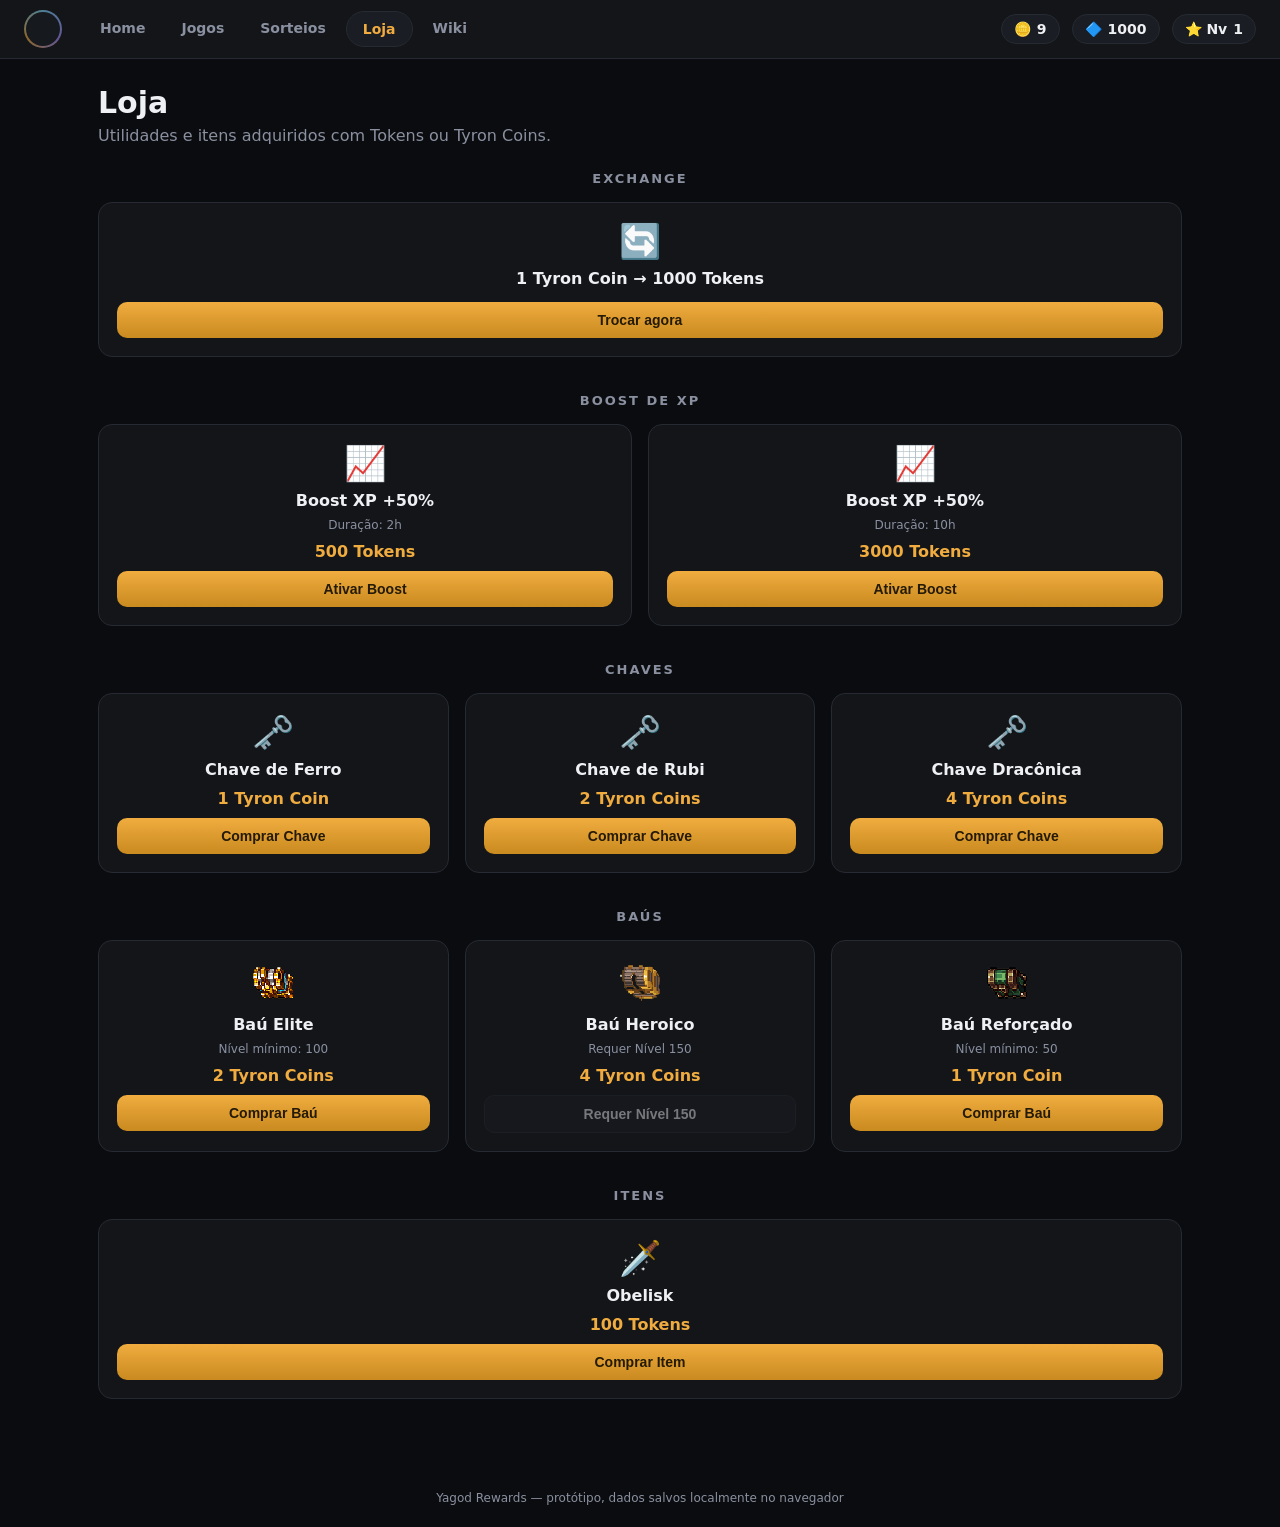
<file: loja.html>
<!DOCTYPE html>
<html lang="pt-BR">
<head>
<meta charset="UTF-8">
<meta name="viewport" content="width=device-width, initial-scale=1">
<title>Yagod Rewards — Loja</title>
<style>
:root{
  --bg:#0b0c0f; --panel:#131519; --panel2:#1a1d23; --border:#262a32;
  --gold:#f0ac3f; --gold2:#c98a1f; --text:#eef0f3; --muted:#8a90a0;
  --twitch:#9146ff; --kick:#53fc18; --youtube:#ff3b3b; --green:#3ec97a; --danger:#e0555a;
}
*{box-sizing:border-box;}
html{scroll-padding-top:70px;}
body{margin:0;background:var(--bg);color:var(--text);font-family:'Segoe UI',system-ui,-apple-system,sans-serif;}
a{color:inherit;text-decoration:none;}

/* header */
header{position:sticky;top:0;z-index:20;display:flex;align-items:center;gap:16px;padding:10px 24px;background:var(--panel);border-bottom:1px solid var(--border);flex-wrap:wrap;}
.brand{display:flex;align-items:center;gap:10px;}
.avatar{width:38px;height:38px;border-radius:50%;background:conic-gradient(#7cd9ff,#a78bfa,#f0ac3f,#7cd9ff);padding:2px;}
.avatar i{display:block;width:100%;height:100%;border-radius:50%;background:var(--panel2);}
nav.mainnav{display:flex;gap:4px;margin-left:6px;flex-wrap:wrap;}
nav.mainnav a{padding:9px 16px;border-radius:20px;font-size:14px;font-weight:600;color:var(--muted);}
nav.mainnav a.active{background:var(--panel2);color:var(--gold);border:1px solid var(--border);}
.stats{margin-left:auto;display:flex;gap:12px;align-items:center;font-weight:700;font-size:14px;flex-wrap:wrap;}
.stat{display:flex;align-items:center;gap:6px;background:var(--panel2);padding:6px 12px;border-radius:20px;border:1px solid var(--border);}

main{max-width:1120px;margin:0 auto;padding:26px 18px 70px;}

/* generic */
.hero{text-align:center;margin-bottom:26px;}
.hero h1{font-size:clamp(26px,4vw,36px);margin:0 0 6px;font-weight:800;}
.hero h1 span{color:var(--gold);}
.hero p{color:var(--muted);margin:0;}
h2.pagetitle{font-size:30px;font-weight:800;margin:0 0 6px;}
p.pagesub{color:var(--muted);margin:0 0 26px;}

.banner{display:flex;justify-content:space-between;align-items:center;gap:14px;background:var(--panel);border:1px solid var(--border);border-radius:14px;padding:16px 20px;margin-bottom:14px;flex-wrap:wrap;}
.banner .info{display:flex;gap:12px;align-items:center;}
.banner .title{font-weight:700;}
.banner .sub{color:var(--muted);font-size:13px;}
.banner.warn{border-color:#4a3413;background:#1b170d;}

button.cta{background:linear-gradient(180deg,var(--gold),var(--gold2));border:none;color:#241a05;font-weight:800;padding:10px 18px;border-radius:10px;cursor:pointer;font-size:14px;}
button.cta.ghost{background:var(--panel2);color:var(--text);border:1px solid var(--border);}
button.cta:disabled{opacity:.45;cursor:default;}
button.cta:active{transform:scale(.97);}

h2.section{text-align:center;color:var(--muted);font-size:13px;letter-spacing:2px;font-weight:700;margin:36px 0 16px;text-transform:uppercase;}

.grid3{display:grid;grid-template-columns:repeat(auto-fit,minmax(250px,1fr));gap:16px;}
.grid2{display:grid;grid-template-columns:repeat(auto-fit,minmax(300px,1fr));gap:16px;}

/* home goal cards */
.card{background:var(--panel);border:1px solid var(--border);border-radius:16px;padding:18px;text-align:center;}
.plat{display:flex;align-items:center;justify-content:center;gap:8px;font-weight:700;margin-bottom:12px;}
.plat .dot{width:8px;height:8px;border-radius:50%;background:var(--muted);}
.plat .dot.live{background:var(--green);box-shadow:0 0 6px var(--green);}
.ring{width:140px;height:140px;border-radius:50%;margin:0 auto 12px;display:flex;align-items:center;justify-content:center;position:relative;}
.ring::before{content:"";position:absolute;inset:8px;border-radius:50%;background:var(--panel);}
.ring b{position:relative;font-size:22px;}
.ring small{position:absolute;bottom:34px;font-size:10px;color:var(--muted);}
.chestbtn{background:var(--panel2);border:1px solid var(--border);color:var(--text);padding:8px 16px;border-radius:10px;font-weight:700;cursor:pointer;width:100%;}
.small{font-size:12px;color:var(--muted);margin-top:8px;}

/* podium / ranking */
.podium{display:flex;justify-content:center;align-items:flex-end;gap:26px;margin-bottom:24px;flex-wrap:wrap;}
.podium .p{text-align:center;}
.podium .av{width:74px;height:74px;border-radius:50%;background:var(--panel2);border:3px solid var(--border);display:flex;align-items:center;justify-content:center;font-size:28px;margin:0 auto 6px;}
.podium .p1 .av{width:96px;height:96px;border-color:var(--gold);}
.podium .p2 .av{border-color:#7cb0ff;}
.podium .p3 .av{border-color:#ff9f5c;}
.podium .badge{font-size:11px;color:var(--muted);}
.rank{display:flex;flex-direction:column;gap:10px;}
.rankrow{display:flex;align-items:center;gap:12px;background:var(--panel);border:1px solid var(--border);border-radius:12px;padding:10px 16px;}
.rankrow .pos{width:26px;font-weight:800;color:var(--muted);}
.rankrow .name{flex:1;font-weight:700;}
.rankrow .lvl{color:var(--muted);font-size:13px;}

/* missions */
.missions{display:flex;flex-direction:column;gap:12px;}
.mission{background:var(--panel);border:1px solid var(--border);border-radius:14px;padding:14px 18px;display:flex;align-items:center;gap:14px;flex-wrap:wrap;}
.mission .rarity{font-size:10px;font-weight:800;padding:3px 8px;border-radius:8px;text-transform:uppercase;}
.rarity.comum{background:#2a3040;color:#9db1e8;}
.rarity.incomum{background:#1f3d2c;color:#5fd68a;}
.rarity.raro{background:#2c3d5a;color:#6fb4ff;}
.rarity.epico{background:#3a2a52;color:#c48bff;}
.rarity.lendario{background:#4a3413;color:var(--gold);}
.mission .body{flex:1;min-width:180px;}
.mission .name{font-weight:700;margin-bottom:6px;}
.bar{height:8px;border-radius:6px;background:var(--panel2);overflow:hidden;}
.bar i{display:block;height:100%;background:var(--gold);}

/* shop / games / sorteios cards */
.shopcard,.gamecard,.sorteiocard{background:var(--panel);border:1px solid var(--border);border-radius:14px;padding:18px;text-align:center;}
.shopcard .ico,.gamecard .ico{font-size:34px;margin-bottom:8px;}
.shopcard .name,.gamecard .name{font-weight:700;margin-bottom:2px;}
.shopcard .price{color:var(--gold);font-weight:800;margin:10px 0;}
.gamecard{text-align:left;}
.tagrow{display:flex;gap:8px;margin-bottom:10px;}
.tag{font-size:10px;font-weight:800;padding:3px 8px;border-radius:8px;background:var(--panel2);color:var(--muted);text-transform:uppercase;}
.tag.live{background:#3a1414;color:#ff7676;}

.sorteiocard{text-align:left;}
.sorteiocard .badge-top{display:flex;justify-content:space-between;font-size:11px;color:var(--muted);margin-bottom:10px;}
.sorteiocard img.prize,.sorteiocard .prizebox{font-size:44px;text-align:center;margin:14px 0;}
.metarow{display:flex;justify-content:space-between;font-size:12px;color:var(--muted);border-top:1px solid var(--border);padding-top:10px;margin-top:10px;}
.metarow b{display:block;color:var(--text);font-size:14px;}

/* wiki */
.wikiwrap{display:flex;gap:28px;align-items:flex-start;}
.wikinav{width:230px;flex-shrink:0;display:flex;flex-direction:column;gap:2px;position:sticky;top:80px;}
.wikinav a{padding:9px 12px;border-radius:8px;color:var(--muted);font-size:14px;}
.wikinav a.active{background:var(--panel2);color:var(--gold);font-weight:700;}
.wikicontent{flex:1;min-width:0;}
.wikipane{display:none;}
.wikipane.active{display:block;}
.wikipane h3{font-size:24px;margin-top:0;}
.callout{background:var(--panel2);border:1px solid var(--border);border-left:3px solid var(--gold);border-radius:8px;padding:14px 16px;margin:16px 0;}
.wikipane ul{padding-left:20px;}
.wikipane li{margin-bottom:6px;}

/* modal */
.modalbg{position:fixed;inset:0;background:rgba(0,0,0,.6);display:none;align-items:center;justify-content:center;z-index:50;padding:16px;}
.modalbg.show{display:flex;}
.modal{background:var(--panel);border:1px solid var(--border);border-radius:16px;padding:20px;max-width:520px;width:100%;max-height:85vh;overflow:auto;}
.streakbox{display:flex;justify-content:space-between;align-items:center;background:var(--panel2);border-radius:10px;padding:12px 16px;margin-bottom:14px;}
.cal{display:grid;grid-template-columns:repeat(7,1fr);gap:6px;}
.day{background:var(--panel2);border:1px solid var(--border);border-radius:8px;padding:6px 2px;text-align:center;font-size:10px;}
.day.done{border-color:var(--gold);color:var(--gold);}
.day.today{outline:2px solid var(--gold);}
.day b{display:block;font-size:12px;}
.closeb{float:right;background:none;border:none;color:var(--muted);font-size:20px;cursor:pointer;}

.toast{position:fixed;bottom:24px;left:50%;transform:translateX(-50%);background:var(--panel2);border:1px solid var(--gold);padding:10px 18px;border-radius:10px;font-weight:700;opacity:0;transition:opacity .3s;pointer-events:none;z-index:60;}
.toast.show{opacity:1;}

footer{text-align:center;color:var(--muted);font-size:12px;padding:22px;}


.avatarBtn{background:none;border:none;padding:0;cursor:pointer;}
.avatar.guest{opacity:.55;}
.dropdown{position:absolute;top:52px;left:0;width:280px;background:var(--panel);border:1px solid var(--border);border-radius:16px;padding:0;box-shadow:0 12px 30px rgba(0,0,0,.5);display:none;z-index:30;overflow:hidden;}
.dropdown.show{display:block;}
.dropdown .ddHead{padding:18px;text-align:center;border-bottom:1px solid var(--border);}
.dropdown .ddHead .avatar{width:64px;height:64px;margin:0 auto 8px;}
.dropdown .ddName{font-weight:800;}
.dropdown .ddLvl{color:var(--gold);font-size:12px;font-weight:700;margin-top:2px;}
.dropdown .ddXpBar{height:5px;background:var(--panel2);border-radius:4px;margin:10px 14px 4px;overflow:hidden;}
.dropdown .ddXpBar i{display:block;height:100%;background:var(--gold);}
.dropdown .ddXpLabel{font-size:11px;color:var(--muted);padding:0 14px 12px;text-align:center;}
.dropdown .ddLabel{font-size:11px;color:var(--muted);letter-spacing:1px;text-transform:uppercase;padding:10px 14px 4px;}
.dropdown .ddWallet{display:flex;gap:10px;padding:6px 14px 12px;}
.dropdown .ddWallet .chip{flex:1;background:var(--panel2);border:1px solid var(--border);border-radius:10px;padding:8px;text-align:center;font-weight:700;font-size:13px;}
.dropdown .ddItem{display:flex;align-items:center;gap:10px;padding:10px 14px;cursor:pointer;border-top:1px solid var(--border);}
.dropdown .ddItem:hover{background:var(--panel2);}
.dropdown .ddItem .ic{font-size:17px;width:20px;text-align:center;}
.dropdown .ddItem .txt{flex:1;}
.dropdown .ddItem .txt b{display:block;font-size:13px;font-weight:700;}
.dropdown .ddItem .txt small{color:var(--muted);font-size:11px;}
.dropdown .ddBadge{background:var(--gold);color:#241a05;font-weight:800;font-size:11px;border-radius:10px;padding:2px 8px;}
.dropdown .ddFooter{padding:8px 6px;border-top:1px solid var(--border);}
.dropdown .ddFooter a,.dropdown .ddFooter button{display:flex;align-items:center;gap:8px;width:100%;text-align:left;background:none;border:none;color:var(--text);font-size:14px;padding:10px 10px;cursor:pointer;font-weight:600;border-radius:8px;}
.dropdown .ddFooter a:hover,.dropdown .ddFooter button:hover{background:var(--panel2);}
.dropdown .ddFooter .danger{color:var(--danger);}
.dropdown .guestBox{padding:22px 18px;text-align:center;}
.dropdown .guestBox .avatar{width:56px;height:56px;margin:0 auto 12px;opacity:.6;}
.dropdown .guestBox button{width:100%;margin-top:12px;}
.loginInput{width:100%;padding:10px 12px;border-radius:10px;border:1px solid var(--border);background:var(--panel2);color:var(--text);font-size:14px;margin:12px 0;}

.profileHero{text-align:center;margin-bottom:22px;}
.profileAvatar{width:110px;height:110px;border-radius:50%;background:conic-gradient(#7cd9ff,#a78bfa,#f0ac3f,#7cd9ff);padding:4px;margin:0 auto 10px;}
.profileAvatar i{display:block;width:100%;height:100%;border-radius:50%;background:var(--panel2);}
.lvlBadge{display:inline-block;background:var(--panel2);border:1px solid var(--gold);color:var(--gold);font-weight:800;font-size:12px;padding:3px 12px;border-radius:20px;margin-bottom:8px;}
.profileHero h1{font-size:28px;margin:6px 0 2px;font-weight:800;color:#c9b3ff;}
.profileHero .memberline{color:var(--muted);font-size:13px;}
.xpToNext{color:var(--muted);font-size:13px;margin-top:6px;}
.statgrid{display:grid;grid-template-columns:repeat(3,1fr);gap:12px;margin:20px 0;}
.statbox{background:var(--panel);border:1px solid var(--border);border-radius:12px;padding:14px;text-align:center;}
.statbox .lbl{font-size:11px;color:var(--muted);letter-spacing:1px;text-transform:uppercase;}
.statbox .val{font-size:20px;font-weight:800;margin-top:4px;}
.walletgrid{display:grid;grid-template-columns:repeat(2,1fr);gap:14px;margin-bottom:18px;}
.walletcard{background:var(--panel);border:1px solid var(--border);border-radius:14px;padding:16px;}
.walletcard .lbl{color:var(--muted);font-size:12px;display:flex;justify-content:space-between;align-items:center;}
.walletcard .val{font-size:24px;font-weight:800;margin-top:6px;}
.connrow{display:flex;gap:10px;flex-wrap:wrap;margin-bottom:16px;}
.connchip{flex:1;min-width:150px;background:var(--panel);border:1px solid var(--border);border-radius:12px;padding:12px 14px;display:flex;align-items:center;gap:10px;}
.connchip .plico{width:26px;height:26px;border-radius:50%;display:flex;align-items:center;justify-content:center;font-size:13px;color:#fff;flex-shrink:0;}
.connchip.twitch .plico{background:#9146ff;}
.connchip.kick .plico{background:#53fc18;color:#111;}
.connchip.youtube .plico{background:#ff3b3b;}
.connchip .info{flex:1;min-width:0;}
.connchip .info b{display:block;font-size:13px;}
.connchip .info small{color:var(--muted);font-size:11px;}
.connchip button{background:var(--panel2);border:1px solid var(--border);color:var(--text);font-size:12px;font-weight:700;padding:6px 12px;border-radius:8px;cursor:pointer;}
.menu-list button.menuitem{display:flex;align-items:center;gap:12px;padding:14px 16px;background:var(--panel);border:1px solid var(--border);border-radius:12px;margin-bottom:8px;cursor:pointer;color:var(--text);font-size:14px;font-weight:700;text-align:left;width:100%;}
.menu-list .ic{font-size:18px;width:24px;}
.menu-list .sub{color:var(--muted);font-size:12px;font-weight:400;display:block;margin-top:2px;}
.menu-list .right{margin-left:auto;color:var(--muted);}

.prizebox img.bau, .ico img.bau { image-rendering:pixelated; display:block; margin:0 auto; }
.sorteiocard .prizebox img.bau { width:64px; height:64px; }
.shopcard .ico img.bau { width:48px; height:48px; }
.banner img.bau { width:40px; height:40px; image-rendering:pixelated; flex-shrink:0; }
.chestbtn img.bau { width:18px; height:18px; vertical-align:middle; margin-right:6px; image-rendering:pixelated; }
.wikibaurow{display:flex;gap:14px;justify-content:center;margin:16px 0;flex-wrap:wrap;}
.wikibaurow div{text-align:center;font-size:11px;color:var(--muted);}
.wikibaurow img.bau{width:48px;height:48px;image-rendering:pixelated;display:block;margin:0 auto 4px;}
</style>
</head>
<body>

<header>
  <div class="brand" style="position:relative">
    <button class="avatarBtn" id="avatarBtn"><div class="avatar" id="avatarRing"><i></i></div></button>
    <div class="dropdown" id="profileDropdown"></div>
  </div>
  <nav class="mainnav">
    <a href="index.html">Home</a>
    <a href="jogos.html">Jogos</a>
    <a href="sorteios.html">Sorteios</a>
    <a href="loja.html" class="active">Loja</a>
    <a href="wiki.html">Wiki</a>
  </nav>
  <div class="stats">
    <div class="stat">🪙 <span id="tyCount">0</span></div>
    <div class="stat">🔷 <span id="tokCount">0</span></div>
    <div class="stat" id="openMonthly" style="cursor:pointer">⭐ Nv <span id="lvlCount">1</span></div>
  </div>
</header>

<main>
  <h2 class="pagetitle">Loja</h2>
  <p class="pagesub">Utilidades e itens adquiridos com Tokens ou Tyron Coins.</p>

  <h2 class="section" style="margin-top:0">Exchange</h2>
  <div class="grid3">
    <div class="shopcard">
      <div class="ico">🔄</div>
      <div class="name">1 Tyron Coin → 1000 Tokens</div>
      <button class="cta" id="exchangeBtn" style="margin-top:12px;width:100%">Trocar agora</button>
    </div>
  </div>

  <h2 class="section">Boost de XP</h2>
  <div class="grid3">
    <div class="shopcard"><div class="ico">📈</div><div class="name">Boost XP +50%</div><div class="small">Duração: 2h</div><div class="price">500 Tokens</div><button class="cta buy" data-cost="500" data-cur="tok" style="width:100%">Ativar Boost</button></div>
    <div class="shopcard"><div class="ico">📈</div><div class="name">Boost XP +50%</div><div class="small">Duração: 10h</div><div class="price">3000 Tokens</div><button class="cta buy" data-cost="3000" data-cur="tok" style="width:100%">Ativar Boost</button></div>
  </div>

  <h2 class="section">Chaves</h2>
  <div class="grid3">
    <div class="shopcard"><div class="ico">🗝️</div><div class="name">Chave de Ferro</div><div class="price">1 Tyron Coin</div><button class="cta buy" data-cost="1" data-cur="ty" style="width:100%">Comprar Chave</button></div>
    <div class="shopcard"><div class="ico">🗝️</div><div class="name">Chave de Rubi</div><div class="price">2 Tyron Coins</div><button class="cta buy" data-cost="2" data-cur="ty" style="width:100%">Comprar Chave</button></div>
    <div class="shopcard"><div class="ico">🗝️</div><div class="name">Chave Dracônica</div><div class="price">4 Tyron Coins</div><button class="cta buy" data-cost="4" data-cur="ty" style="width:100%">Comprar Chave</button></div>
  </div>

  <h2 class="section">Baús</h2>
  <div class="grid3">
    <div class="shopcard"><div class="ico"><img class="bau" src="[data-uri]" alt="Baú Elite"></div><div class="name">Baú Elite</div><div class="small">Nível mínimo: 100</div><div class="price">2 Tyron Coins</div><button class="cta buy" data-cost="2" data-cur="ty" style="width:100%">Comprar Baú</button></div>
    <div class="shopcard"><div class="ico"><img class="bau" src="[data-uri]" alt="Baú Heroico"></div><div class="name">Baú Heroico</div><div class="small">Requer Nível 150</div><div class="price">4 Tyron Coins</div><button class="cta ghost" disabled style="width:100%">Requer Nível 150</button></div>
    <div class="shopcard"><div class="ico"><img class="bau" src="[data-uri]" alt="Baú Reforçado"></div><div class="name">Baú Reforçado</div><div class="small">Nível mínimo: 50</div><div class="price">1 Tyron Coin</div><button class="cta buy" data-cost="1" data-cur="ty" style="width:100%">Comprar Baú</button></div>
  </div>

  <h2 class="section">Itens</h2>
  <div class="grid3">
    <div class="shopcard"><div class="ico">🗡️</div><div class="name">Obelisk</div><div class="price">100 Tokens</div><button class="cta buy" data-cost="100" data-cur="tok" style="width:100%">Comprar Item</button></div>
  </div>
</main>

<footer>Yagod Rewards — protótipo, dados salvos localmente no navegador</footer>

<div class="modalbg" id="modalBg">
  <div class="modal">
    <button class="closeb" id="closeModal">×</button>
    <h3>Recompensa Mensal</h3>
    <div class="streakbox">
      <div><div class="small">Streak atual</div><b id="streakVal">0 dias</b></div>
      <button class="cta" id="collectBtn">Coletar hoje</button>
    </div>
    <div class="cal" id="calGrid"></div>
  </div>
</div>

<div class="modalbg" id="loginModalBg">
  <div class="modal" style="max-width:360px">
    <button class="closeb" id="closeLoginModal">×</button>
    <h3>Entrar com Twitch</h3>
    <p class="small">Simulação de login — informe um usuário da Twitch pra criar seu perfil.</p>
    <input type="text" id="loginHandleInput" class="loginInput" placeholder="seu_usuario_twitch">
    <button class="cta" id="doLoginBtn" style="width:100%">Entrar</button>
  </div>
</div>
<div class="toast" id="toast"></div>

<script>
(function(){
  const KEY = 'yagod_state_v1';
  const DEFAULT_STATE = {
    ty: 9,
    tok: 1000,
    xp: 0,
    lvl: 1,
    chest: 1,
    goals: {
      twitch:  { min: 20, next: 120 },
      kick:    { min: 0,  next: 120 },
      youtube: { min: 0,  next: 120 }
    },
    missions: [
      { name: 'Jogue Yagod por 30 min', rarity: 'comum',   prog: 0, target: 30, reward: '50 Tyron Coins' },
      { name: 'Vença 1 partida ranqueada', rarity: 'raro',   prog: 0, target: 1,  reward: '1 Chave de Rubi' },
      { name: 'Abra 2 baús', rarity: 'incomum', prog: 0, target: 2,  reward: '100 Tokens' }
    ],
    streak: 2,
    calDone: [1,2],
    lastCollect: null,
    username: null,
    premium: false,
    memberSince: null,
    watchedHours: 139,
    positionRank: 313,
    xpTotal: 24152,
    xpNext: 24702,
    connections: {
      twitch:  { connected: false, handle: null, hours: 0 },
      kick:    { connected: false, handle: null },
      youtube: { connected: false, handle: null }
    }
  };

  function load(){
    try{
      const raw = localStorage.getItem(KEY);
      if(!raw) return JSON.parse(JSON.stringify(DEFAULT_STATE));
      return Object.assign(JSON.parse(JSON.stringify(DEFAULT_STATE)), JSON.parse(raw));
    }catch(e){ return JSON.parse(JSON.stringify(DEFAULT_STATE)); }
  }
  function save(){ try{ localStorage.setItem(KEY, JSON.stringify(window.YGD.state)); }catch(e){} }

  window.YGD = {
    state: load(),
    save: save,
    toast: function(msg){
      const t = document.getElementById('toast');
      if(!t) return;
      t.textContent = msg;
      t.classList.add('show');
      clearTimeout(window.__ygdToastTimer);
      window.__ygdToastTimer = setTimeout(()=>t.classList.remove('show'), 1800);
    },
    renderHeader: function(){
      const st = this.state;
      const ty = document.getElementById('tyCount');
      const tok = document.getElementById('tokCount');
      const lvl = document.getElementById('lvlCount');
      if(ty) ty.textContent = st.ty;
      if(tok) tok.textContent = st.tok;
      if(lvl) lvl.textContent = st.lvl;
      const ring = document.getElementById('avatarRing');
      if(ring) ring.classList.toggle('guest', !st.username);
      this.renderDropdown();
      if(typeof window.__renderProfilePage === 'function') window.__renderProfilePage();
    },
    RANKING: [
      {pos:1, name:'Draven', lvl:457, ic:'🐉'},
      {pos:2, name:'Kael',   lvl:437, ic:'🛡️'},
      {pos:3, name:'Sylas',  lvl:400, ic:'🏹'},
      {pos:4, name:'Mira',   lvl:335, ic:'🗡️'},
      {pos:5, name:'Orin',   lvl:335, ic:'🔥'},
      {pos:6, name:'Vex',    lvl:332, ic:'⚔️'},
      {pos:7, name:'Talia',  lvl:323, ic:'🌙'},
      {pos:8, name:'Bram',   lvl:323, ic:'🪓'},
      {pos:9, name:'Nyra',   lvl:322, ic:'✨'},
      {pos:10,name:'Ezra',   lvl:308, ic:'🎯'}
    ],
    login: function(handle){
      handle = (handle||'').trim().replace(/^@/,'');
      if(!handle) return false;
      const st = this.state;
      const meses = ['jan','fev','mar','abr','mai','jun','jul','ago','set','out','nov','dez'];
      const d = new Date();
      st.username = handle;
      st.premium = true;
      st.memberSince = meses[d.getMonth()] + '/' + d.getFullYear();
      st.connections.twitch = { connected:true, handle: handle, hours: st.watchedHours };
      this.save();
      this.renderHeader();
      return true;
    },
    logout: function(){
      const st = this.state;
      st.username = null;
      st.premium = false;
      st.memberSince = null;
      st.connections = {
        twitch:  { connected:false, handle:null, hours:0 },
        kick:    { connected:false, handle:null },
        youtube: { connected:false, handle:null }
      };
      this.save();
    },
    linkPlatform: function(key, label){
      const handle = window.prompt('Informe seu usuário da ' + label + ':');
      if(!handle) return;
      this.state.connections[key] = { connected:true, handle: handle.trim().replace(/^@/,''), hours: 0 };
      this.save();
      this.toast(label + ' vinculada com sucesso!');
      if(typeof window.__renderProfilePage === 'function') window.__renderProfilePage();
      this.renderDropdown();
    },
    renderDropdown: function(){
      const el = document.getElementById('profileDropdown');
      if(!el) return;
      const st = this.state;
      if(!st.username){
        el.innerHTML = `
          <div class="guestBox">
            <div class="avatar" style="margin:0 auto"><i></i></div>
            <div style="font-weight:700;margin-top:10px">Você ainda não entrou</div>
            <div class="small">Entre com sua conta da Twitch pra criar seu perfil.</div>
            <button class="cta" id="ddLoginBtn">Entrar com Twitch</button>
          </div>`;
        const b = document.getElementById('ddLoginBtn');
        if(b) b.addEventListener('click', ()=>{ el.classList.remove('show'); openLoginModal(); });
        return;
      }
      const pct = Math.min(100, Math.round(st.xpTotal/st.xpNext*100));
      const pendingMissions = st.missions.filter(m=>m.prog < m.target).length;
      const today = new Date().toISOString().slice(0,10);
      const checkinDone = st.lastCollect === today;
      el.innerHTML = `
        <div class="ddHead">
          <div class="avatar"><i></i></div>
          <div class="ddName">${st.username}</div>
          <div class="ddLvl">NÍVEL ${st.lvl}</div>
          <div class="ddXpBar"><i style="width:${pct}%"></i></div>
          <div class="ddXpLabel">${st.xpTotal.toLocaleString('pt-BR')} / ${st.xpNext.toLocaleString('pt-BR')} XP</div>
        </div>
        <div class="ddLabel">Carteira</div>
        <div class="ddWallet">
          <div class="chip">🪙 ${st.ty}</div>
          <div class="chip">🔷 ${st.tok}</div>
        </div>
        <div class="ddLabel">Seu dia</div>
        <div class="ddItem" id="ddCheckin">
          <span class="ic">🎁</span>
          <div class="txt"><b>Check-in diário</b><small>${checkinDone ? 'Já resgatado hoje' : 'Disponível agora'}</small></div>
        </div>
        <div class="ddItem" id="ddMissions">
          <span class="ic">🎯</span>
          <div class="txt"><b>Missões diárias</b><small>${pendingMissions} pendente(s)</small></div>
          ${pendingMissions>0 ? '<span class="ddBadge">'+pendingMissions+'</span>' : ''}
        </div>
        <div class="ddItem" id="ddInventory">
          <span class="ic">📦</span>
          <div class="txt"><b>Inventário</b><small>${st.chest} baú(s) para abrir</small></div>
          ${st.chest>0 ? '<span class="ddBadge">'+st.chest+'</span>' : ''}
        </div>
        <div class="ddFooter">
          <a href="perfil.html">👤 Perfil</a>
          <button class="danger" id="ddLogout">⎋ Sair</button>
        </div>
      `;
      const ci = document.getElementById('ddCheckin');
      if(ci) ci.addEventListener('click', ()=>{ el.classList.remove('show'); const mb=document.getElementById('modalBg'); if(mb) mb.classList.add('show'); });
      const mi = document.getElementById('ddMissions');
      if(mi) mi.addEventListener('click', ()=>{ window.location.href = 'missoes.html'; });
      const inv = document.getElementById('ddInventory');
      if(inv) inv.addEventListener('click', ()=>{ window.location.href = 'index.html#chestBanner'; });
      const lo = document.getElementById('ddLogout');
      if(lo) lo.addEventListener('click', ()=>{ this.logout(); this.renderHeader(); this.renderDropdown(); el.classList.remove('show'); window.location.href = 'index.html'; });
    }
  };

  document.addEventListener('DOMContentLoaded', function(){
    window.YGD.renderHeader();

    // monthly reward modal (present in every page via header click)
    const trigger = document.getElementById('openMonthly');
    const modalBg = document.getElementById('modalBg');
    if(trigger && modalBg){
      trigger.addEventListener('click', ()=> modalBg.classList.add('show'));
      const closeb = document.getElementById('closeModal');
      if(closeb) closeb.addEventListener('click', ()=> modalBg.classList.remove('show'));
      modalBg.addEventListener('click', (e)=>{ if(e.target === modalBg) modalBg.classList.remove('show'); });
      renderCalendar();
      const collectBtn = document.getElementById('collectBtn');
      if(collectBtn){
        collectBtn.addEventListener('click', ()=>{
          const st = window.YGD.state;
          const today = new Date().toISOString().slice(0,10);
          if(st.lastCollect === today){ window.YGD.toast('Já coletado hoje'); return; }
          st.streak += 1;
          st.calDone.push(st.streak);
          st.lastCollect = today;
          st.ty += 1;
          window.YGD.save();
          window.YGD.renderHeader();
          renderCalendar();
          window.YGD.toast('Recompensa coletada! +1 Tyron Coin');
        });
      }
    }

    // dropdown de perfil (abre/fecha)
    const avatarBtn = document.getElementById('avatarBtn');
    const dropdownEl = document.getElementById('profileDropdown');
    if(avatarBtn && dropdownEl){
      avatarBtn.addEventListener('click', (e)=>{
        e.stopPropagation();
        dropdownEl.classList.toggle('show');
      });
      document.addEventListener('click', (e)=>{
        if(!dropdownEl.contains(e.target) && e.target !== avatarBtn){
          dropdownEl.classList.remove('show');
        }
      });
    }

    // modal de login (Entrar com Twitch)
    window.openLoginModal = function(){
      const bg = document.getElementById('loginModalBg');
      if(bg) bg.classList.add('show');
      const input = document.getElementById('loginHandleInput');
      if(input){ input.value=''; input.focus(); }
    };
    const loginBg = document.getElementById('loginModalBg');
    const closeLoginBtn = document.getElementById('closeLoginModal');
    const doLoginBtn = document.getElementById('doLoginBtn');
    const loginInput = document.getElementById('loginHandleInput');
    if(loginBg){
      if(closeLoginBtn) closeLoginBtn.addEventListener('click', ()=> loginBg.classList.remove('show'));
      loginBg.addEventListener('click', (e)=>{ if(e.target===loginBg) loginBg.classList.remove('show'); });
    }
    function attemptLogin(){
      const handle = loginInput ? loginInput.value : '';
      if(!handle || !handle.trim()){ window.YGD.toast('Digite um usuário da Twitch'); return; }
      window.YGD.login(handle);
      loginBg.classList.remove('show');
      window.YGD.toast('Bem-vindo, ' + window.YGD.state.username + '!');
    }
    if(doLoginBtn) doLoginBtn.addEventListener('click', attemptLogin);
    if(loginInput) loginInput.addEventListener('keydown', (e)=>{ if(e.key==='Enter') attemptLogin(); });
  });

  function renderCalendar(){
    const st = window.YGD.state;
    const streakVal = document.getElementById('streakVal');
    if(streakVal) streakVal.textContent = st.streak + ' dias';
    const grid = document.getElementById('calGrid');
    if(!grid) return;
    grid.innerHTML = '';
    for(let d=1; d<=28; d++){
      const done = st.calDone.includes(d);
      const div = document.createElement('div');
      div.className = 'day ' + (done?'done':'') + (d===st.streak+1?' today':'');
      div.innerHTML = '<b>D'+d+'</b>🎁x1';
      grid.appendChild(div);
    }
  }
})();

</script>
<script>
document.addEventListener('DOMContentLoaded', function(){
  document.getElementById('exchangeBtn').addEventListener('click', ()=>{
    const st = YGD.state;
    if(st.ty < 1){ YGD.toast('Você precisa de 1 Tyron Coin'); return; }
    st.ty -= 1; st.tok += 1000;
    YGD.save(); YGD.renderHeader();
    YGD.toast('Trocado! +1000 Tokens');
  });

  document.querySelectorAll('.buy').forEach(btn=>{
    btn.addEventListener('click', ()=>{
      const st = YGD.state;
      const cost = +btn.dataset.cost;
      const cur = btn.dataset.cur;
      const bal = cur === 'ty' ? st.ty : st.tok;
      if(bal < cost){ YGD.toast('Saldo insuficiente'); return; }
      if(cur === 'ty') st.ty -= cost; else st.tok -= cost;
      YGD.save(); YGD.renderHeader();
      YGD.toast('Compra realizada!');
    });
  });
});
</script>
</body>
</html>
</file>
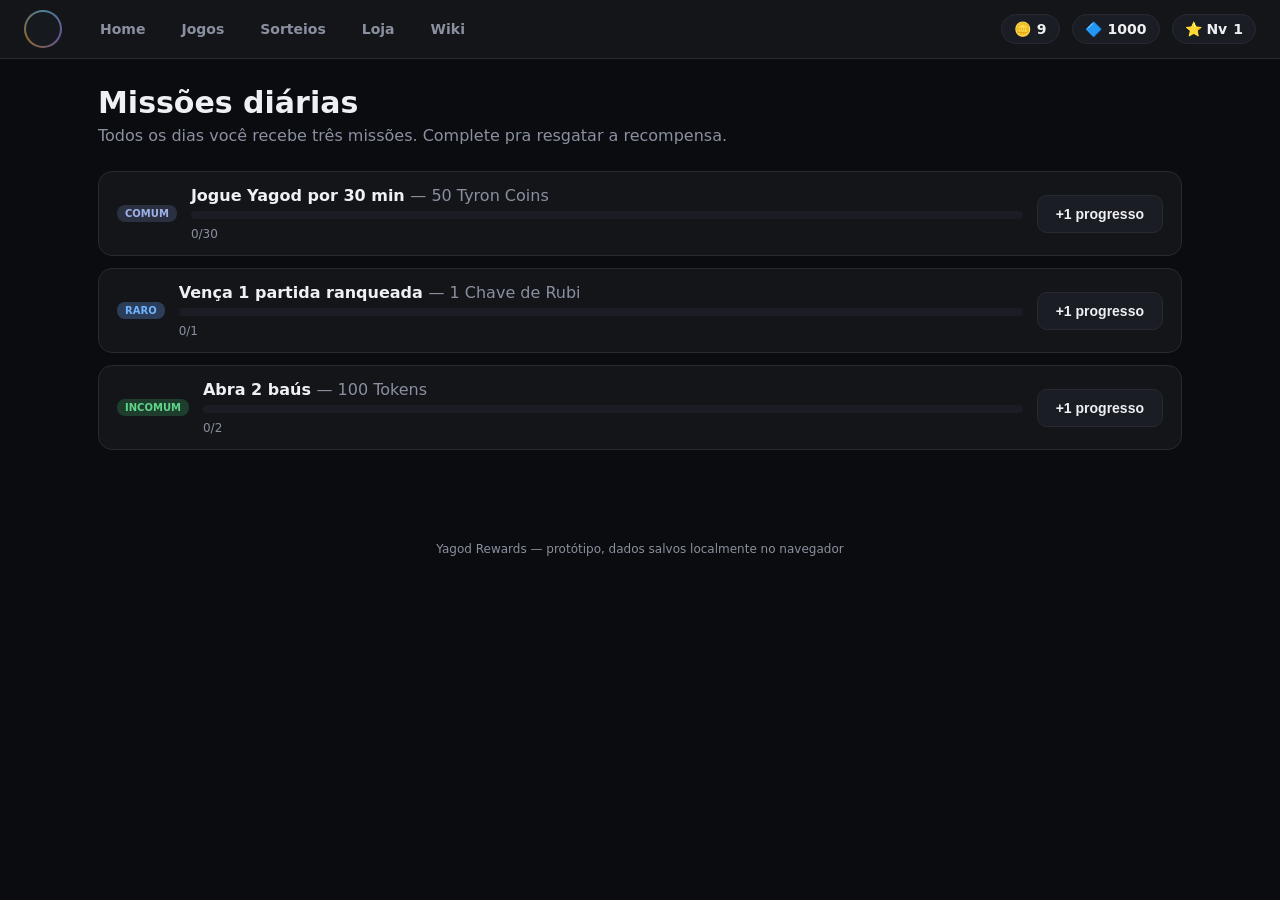
<file: missoes.html>
<!DOCTYPE html>
<html lang="pt-BR">
<head>
<meta charset="UTF-8">
<meta name="viewport" content="width=device-width, initial-scale=1">
<title>Yagod Rewards — Missões</title>
<style>
:root{
  --bg:#0b0c0f; --panel:#131519; --panel2:#1a1d23; --border:#262a32;
  --gold:#f0ac3f; --gold2:#c98a1f; --text:#eef0f3; --muted:#8a90a0;
  --twitch:#9146ff; --kick:#53fc18; --youtube:#ff3b3b; --green:#3ec97a; --danger:#e0555a;
}
*{box-sizing:border-box;}
html{scroll-padding-top:70px;}
body{margin:0;background:var(--bg);color:var(--text);font-family:'Segoe UI',system-ui,-apple-system,sans-serif;}
a{color:inherit;text-decoration:none;}

/* header */
header{position:sticky;top:0;z-index:20;display:flex;align-items:center;gap:16px;padding:10px 24px;background:var(--panel);border-bottom:1px solid var(--border);flex-wrap:wrap;}
.brand{display:flex;align-items:center;gap:10px;}
.avatar{width:38px;height:38px;border-radius:50%;background:conic-gradient(#7cd9ff,#a78bfa,#f0ac3f,#7cd9ff);padding:2px;}
.avatar i{display:block;width:100%;height:100%;border-radius:50%;background:var(--panel2);}
nav.mainnav{display:flex;gap:4px;margin-left:6px;flex-wrap:wrap;}
nav.mainnav a{padding:9px 16px;border-radius:20px;font-size:14px;font-weight:600;color:var(--muted);}
nav.mainnav a.active{background:var(--panel2);color:var(--gold);border:1px solid var(--border);}
.stats{margin-left:auto;display:flex;gap:12px;align-items:center;font-weight:700;font-size:14px;flex-wrap:wrap;}
.stat{display:flex;align-items:center;gap:6px;background:var(--panel2);padding:6px 12px;border-radius:20px;border:1px solid var(--border);}

main{max-width:1120px;margin:0 auto;padding:26px 18px 70px;}

/* generic */
.hero{text-align:center;margin-bottom:26px;}
.hero h1{font-size:clamp(26px,4vw,36px);margin:0 0 6px;font-weight:800;}
.hero h1 span{color:var(--gold);}
.hero p{color:var(--muted);margin:0;}
h2.pagetitle{font-size:30px;font-weight:800;margin:0 0 6px;}
p.pagesub{color:var(--muted);margin:0 0 26px;}

.banner{display:flex;justify-content:space-between;align-items:center;gap:14px;background:var(--panel);border:1px solid var(--border);border-radius:14px;padding:16px 20px;margin-bottom:14px;flex-wrap:wrap;}
.banner .info{display:flex;gap:12px;align-items:center;}
.banner .title{font-weight:700;}
.banner .sub{color:var(--muted);font-size:13px;}
.banner.warn{border-color:#4a3413;background:#1b170d;}

button.cta{background:linear-gradient(180deg,var(--gold),var(--gold2));border:none;color:#241a05;font-weight:800;padding:10px 18px;border-radius:10px;cursor:pointer;font-size:14px;}
button.cta.ghost{background:var(--panel2);color:var(--text);border:1px solid var(--border);}
button.cta:disabled{opacity:.45;cursor:default;}
button.cta:active{transform:scale(.97);}

h2.section{text-align:center;color:var(--muted);font-size:13px;letter-spacing:2px;font-weight:700;margin:36px 0 16px;text-transform:uppercase;}

.grid3{display:grid;grid-template-columns:repeat(auto-fit,minmax(250px,1fr));gap:16px;}
.grid2{display:grid;grid-template-columns:repeat(auto-fit,minmax(300px,1fr));gap:16px;}

/* home goal cards */
.card{background:var(--panel);border:1px solid var(--border);border-radius:16px;padding:18px;text-align:center;}
.plat{display:flex;align-items:center;justify-content:center;gap:8px;font-weight:700;margin-bottom:12px;}
.plat .dot{width:8px;height:8px;border-radius:50%;background:var(--muted);}
.plat .dot.live{background:var(--green);box-shadow:0 0 6px var(--green);}
.ring{width:140px;height:140px;border-radius:50%;margin:0 auto 12px;display:flex;align-items:center;justify-content:center;position:relative;}
.ring::before{content:"";position:absolute;inset:8px;border-radius:50%;background:var(--panel);}
.ring b{position:relative;font-size:22px;}
.ring small{position:absolute;bottom:34px;font-size:10px;color:var(--muted);}
.chestbtn{background:var(--panel2);border:1px solid var(--border);color:var(--text);padding:8px 16px;border-radius:10px;font-weight:700;cursor:pointer;width:100%;}
.small{font-size:12px;color:var(--muted);margin-top:8px;}

/* podium / ranking */
.podium{display:flex;justify-content:center;align-items:flex-end;gap:26px;margin-bottom:24px;flex-wrap:wrap;}
.podium .p{text-align:center;}
.podium .av{width:74px;height:74px;border-radius:50%;background:var(--panel2);border:3px solid var(--border);display:flex;align-items:center;justify-content:center;font-size:28px;margin:0 auto 6px;}
.podium .p1 .av{width:96px;height:96px;border-color:var(--gold);}
.podium .p2 .av{border-color:#7cb0ff;}
.podium .p3 .av{border-color:#ff9f5c;}
.podium .badge{font-size:11px;color:var(--muted);}
.rank{display:flex;flex-direction:column;gap:10px;}
.rankrow{display:flex;align-items:center;gap:12px;background:var(--panel);border:1px solid var(--border);border-radius:12px;padding:10px 16px;}
.rankrow .pos{width:26px;font-weight:800;color:var(--muted);}
.rankrow .name{flex:1;font-weight:700;}
.rankrow .lvl{color:var(--muted);font-size:13px;}

/* missions */
.missions{display:flex;flex-direction:column;gap:12px;}
.mission{background:var(--panel);border:1px solid var(--border);border-radius:14px;padding:14px 18px;display:flex;align-items:center;gap:14px;flex-wrap:wrap;}
.mission .rarity{font-size:10px;font-weight:800;padding:3px 8px;border-radius:8px;text-transform:uppercase;}
.rarity.comum{background:#2a3040;color:#9db1e8;}
.rarity.incomum{background:#1f3d2c;color:#5fd68a;}
.rarity.raro{background:#2c3d5a;color:#6fb4ff;}
.rarity.epico{background:#3a2a52;color:#c48bff;}
.rarity.lendario{background:#4a3413;color:var(--gold);}
.mission .body{flex:1;min-width:180px;}
.mission .name{font-weight:700;margin-bottom:6px;}
.bar{height:8px;border-radius:6px;background:var(--panel2);overflow:hidden;}
.bar i{display:block;height:100%;background:var(--gold);}

/* shop / games / sorteios cards */
.shopcard,.gamecard,.sorteiocard{background:var(--panel);border:1px solid var(--border);border-radius:14px;padding:18px;text-align:center;}
.shopcard .ico,.gamecard .ico{font-size:34px;margin-bottom:8px;}
.shopcard .name,.gamecard .name{font-weight:700;margin-bottom:2px;}
.shopcard .price{color:var(--gold);font-weight:800;margin:10px 0;}
.gamecard{text-align:left;}
.tagrow{display:flex;gap:8px;margin-bottom:10px;}
.tag{font-size:10px;font-weight:800;padding:3px 8px;border-radius:8px;background:var(--panel2);color:var(--muted);text-transform:uppercase;}
.tag.live{background:#3a1414;color:#ff7676;}

.sorteiocard{text-align:left;}
.sorteiocard .badge-top{display:flex;justify-content:space-between;font-size:11px;color:var(--muted);margin-bottom:10px;}
.sorteiocard img.prize,.sorteiocard .prizebox{font-size:44px;text-align:center;margin:14px 0;}
.metarow{display:flex;justify-content:space-between;font-size:12px;color:var(--muted);border-top:1px solid var(--border);padding-top:10px;margin-top:10px;}
.metarow b{display:block;color:var(--text);font-size:14px;}

/* wiki */
.wikiwrap{display:flex;gap:28px;align-items:flex-start;}
.wikinav{width:230px;flex-shrink:0;display:flex;flex-direction:column;gap:2px;position:sticky;top:80px;}
.wikinav a{padding:9px 12px;border-radius:8px;color:var(--muted);font-size:14px;}
.wikinav a.active{background:var(--panel2);color:var(--gold);font-weight:700;}
.wikicontent{flex:1;min-width:0;}
.wikipane{display:none;}
.wikipane.active{display:block;}
.wikipane h3{font-size:24px;margin-top:0;}
.callout{background:var(--panel2);border:1px solid var(--border);border-left:3px solid var(--gold);border-radius:8px;padding:14px 16px;margin:16px 0;}
.wikipane ul{padding-left:20px;}
.wikipane li{margin-bottom:6px;}

/* modal */
.modalbg{position:fixed;inset:0;background:rgba(0,0,0,.6);display:none;align-items:center;justify-content:center;z-index:50;padding:16px;}
.modalbg.show{display:flex;}
.modal{background:var(--panel);border:1px solid var(--border);border-radius:16px;padding:20px;max-width:520px;width:100%;max-height:85vh;overflow:auto;}
.streakbox{display:flex;justify-content:space-between;align-items:center;background:var(--panel2);border-radius:10px;padding:12px 16px;margin-bottom:14px;}
.cal{display:grid;grid-template-columns:repeat(7,1fr);gap:6px;}
.day{background:var(--panel2);border:1px solid var(--border);border-radius:8px;padding:6px 2px;text-align:center;font-size:10px;}
.day.done{border-color:var(--gold);color:var(--gold);}
.day.today{outline:2px solid var(--gold);}
.day b{display:block;font-size:12px;}
.closeb{float:right;background:none;border:none;color:var(--muted);font-size:20px;cursor:pointer;}

.toast{position:fixed;bottom:24px;left:50%;transform:translateX(-50%);background:var(--panel2);border:1px solid var(--gold);padding:10px 18px;border-radius:10px;font-weight:700;opacity:0;transition:opacity .3s;pointer-events:none;z-index:60;}
.toast.show{opacity:1;}

footer{text-align:center;color:var(--muted);font-size:12px;padding:22px;}


.avatarBtn{background:none;border:none;padding:0;cursor:pointer;}
.avatar.guest{opacity:.55;}
.dropdown{position:absolute;top:52px;left:0;width:280px;background:var(--panel);border:1px solid var(--border);border-radius:16px;padding:0;box-shadow:0 12px 30px rgba(0,0,0,.5);display:none;z-index:30;overflow:hidden;}
.dropdown.show{display:block;}
.dropdown .ddHead{padding:18px;text-align:center;border-bottom:1px solid var(--border);}
.dropdown .ddHead .avatar{width:64px;height:64px;margin:0 auto 8px;}
.dropdown .ddName{font-weight:800;}
.dropdown .ddLvl{color:var(--gold);font-size:12px;font-weight:700;margin-top:2px;}
.dropdown .ddXpBar{height:5px;background:var(--panel2);border-radius:4px;margin:10px 14px 4px;overflow:hidden;}
.dropdown .ddXpBar i{display:block;height:100%;background:var(--gold);}
.dropdown .ddXpLabel{font-size:11px;color:var(--muted);padding:0 14px 12px;text-align:center;}
.dropdown .ddLabel{font-size:11px;color:var(--muted);letter-spacing:1px;text-transform:uppercase;padding:10px 14px 4px;}
.dropdown .ddWallet{display:flex;gap:10px;padding:6px 14px 12px;}
.dropdown .ddWallet .chip{flex:1;background:var(--panel2);border:1px solid var(--border);border-radius:10px;padding:8px;text-align:center;font-weight:700;font-size:13px;}
.dropdown .ddItem{display:flex;align-items:center;gap:10px;padding:10px 14px;cursor:pointer;border-top:1px solid var(--border);}
.dropdown .ddItem:hover{background:var(--panel2);}
.dropdown .ddItem .ic{font-size:17px;width:20px;text-align:center;}
.dropdown .ddItem .txt{flex:1;}
.dropdown .ddItem .txt b{display:block;font-size:13px;font-weight:700;}
.dropdown .ddItem .txt small{color:var(--muted);font-size:11px;}
.dropdown .ddBadge{background:var(--gold);color:#241a05;font-weight:800;font-size:11px;border-radius:10px;padding:2px 8px;}
.dropdown .ddFooter{padding:8px 6px;border-top:1px solid var(--border);}
.dropdown .ddFooter a,.dropdown .ddFooter button{display:flex;align-items:center;gap:8px;width:100%;text-align:left;background:none;border:none;color:var(--text);font-size:14px;padding:10px 10px;cursor:pointer;font-weight:600;border-radius:8px;}
.dropdown .ddFooter a:hover,.dropdown .ddFooter button:hover{background:var(--panel2);}
.dropdown .ddFooter .danger{color:var(--danger);}
.dropdown .guestBox{padding:22px 18px;text-align:center;}
.dropdown .guestBox .avatar{width:56px;height:56px;margin:0 auto 12px;opacity:.6;}
.dropdown .guestBox button{width:100%;margin-top:12px;}
.loginInput{width:100%;padding:10px 12px;border-radius:10px;border:1px solid var(--border);background:var(--panel2);color:var(--text);font-size:14px;margin:12px 0;}

.profileHero{text-align:center;margin-bottom:22px;}
.profileAvatar{width:110px;height:110px;border-radius:50%;background:conic-gradient(#7cd9ff,#a78bfa,#f0ac3f,#7cd9ff);padding:4px;margin:0 auto 10px;}
.profileAvatar i{display:block;width:100%;height:100%;border-radius:50%;background:var(--panel2);}
.lvlBadge{display:inline-block;background:var(--panel2);border:1px solid var(--gold);color:var(--gold);font-weight:800;font-size:12px;padding:3px 12px;border-radius:20px;margin-bottom:8px;}
.profileHero h1{font-size:28px;margin:6px 0 2px;font-weight:800;color:#c9b3ff;}
.profileHero .memberline{color:var(--muted);font-size:13px;}
.xpToNext{color:var(--muted);font-size:13px;margin-top:6px;}
.statgrid{display:grid;grid-template-columns:repeat(3,1fr);gap:12px;margin:20px 0;}
.statbox{background:var(--panel);border:1px solid var(--border);border-radius:12px;padding:14px;text-align:center;}
.statbox .lbl{font-size:11px;color:var(--muted);letter-spacing:1px;text-transform:uppercase;}
.statbox .val{font-size:20px;font-weight:800;margin-top:4px;}
.walletgrid{display:grid;grid-template-columns:repeat(2,1fr);gap:14px;margin-bottom:18px;}
.walletcard{background:var(--panel);border:1px solid var(--border);border-radius:14px;padding:16px;}
.walletcard .lbl{color:var(--muted);font-size:12px;display:flex;justify-content:space-between;align-items:center;}
.walletcard .val{font-size:24px;font-weight:800;margin-top:6px;}
.connrow{display:flex;gap:10px;flex-wrap:wrap;margin-bottom:16px;}
.connchip{flex:1;min-width:150px;background:var(--panel);border:1px solid var(--border);border-radius:12px;padding:12px 14px;display:flex;align-items:center;gap:10px;}
.connchip .plico{width:26px;height:26px;border-radius:50%;display:flex;align-items:center;justify-content:center;font-size:13px;color:#fff;flex-shrink:0;}
.connchip.twitch .plico{background:#9146ff;}
.connchip.kick .plico{background:#53fc18;color:#111;}
.connchip.youtube .plico{background:#ff3b3b;}
.connchip .info{flex:1;min-width:0;}
.connchip .info b{display:block;font-size:13px;}
.connchip .info small{color:var(--muted);font-size:11px;}
.connchip button{background:var(--panel2);border:1px solid var(--border);color:var(--text);font-size:12px;font-weight:700;padding:6px 12px;border-radius:8px;cursor:pointer;}
.menu-list button.menuitem{display:flex;align-items:center;gap:12px;padding:14px 16px;background:var(--panel);border:1px solid var(--border);border-radius:12px;margin-bottom:8px;cursor:pointer;color:var(--text);font-size:14px;font-weight:700;text-align:left;width:100%;}
.menu-list .ic{font-size:18px;width:24px;}
.menu-list .sub{color:var(--muted);font-size:12px;font-weight:400;display:block;margin-top:2px;}
.menu-list .right{margin-left:auto;color:var(--muted);}

.prizebox img.bau, .ico img.bau { image-rendering:pixelated; display:block; margin:0 auto; }
.sorteiocard .prizebox img.bau { width:64px; height:64px; }
.shopcard .ico img.bau { width:48px; height:48px; }
.banner img.bau { width:40px; height:40px; image-rendering:pixelated; flex-shrink:0; }
.chestbtn img.bau { width:18px; height:18px; vertical-align:middle; margin-right:6px; image-rendering:pixelated; }
.wikibaurow{display:flex;gap:14px;justify-content:center;margin:16px 0;flex-wrap:wrap;}
.wikibaurow div{text-align:center;font-size:11px;color:var(--muted);}
.wikibaurow img.bau{width:48px;height:48px;image-rendering:pixelated;display:block;margin:0 auto 4px;}
</style>
</head>
<body>

<header>
  <div class="brand" style="position:relative">
    <button class="avatarBtn" id="avatarBtn"><div class="avatar" id="avatarRing"><i></i></div></button>
    <div class="dropdown" id="profileDropdown"></div>
  </div>
  <nav class="mainnav">
    <a href="index.html">Home</a>
    <a href="jogos.html">Jogos</a>
    <a href="sorteios.html">Sorteios</a>
    <a href="loja.html">Loja</a>
    <a href="wiki.html">Wiki</a>
  </nav>
  <div class="stats">
    <div class="stat">🪙 <span id="tyCount">0</span></div>
    <div class="stat">🔷 <span id="tokCount">0</span></div>
    <div class="stat" id="openMonthly" style="cursor:pointer">⭐ Nv <span id="lvlCount">1</span></div>
  </div>
</header>

<main>
  <h2 class="pagetitle">Missões diárias</h2>
  <p class="pagesub">Todos os dias você recebe três missões. Complete pra resgatar a recompensa.</p>

  <div class="missions" id="missionList"></div>
</main>

<footer>Yagod Rewards — protótipo, dados salvos localmente no navegador</footer>

<div class="modalbg" id="modalBg">
  <div class="modal">
    <button class="closeb" id="closeModal">×</button>
    <h3>Recompensa Mensal</h3>
    <div class="streakbox">
      <div><div class="small">Streak atual</div><b id="streakVal">0 dias</b></div>
      <button class="cta" id="collectBtn">Coletar hoje</button>
    </div>
    <div class="cal" id="calGrid"></div>
  </div>
</div>

<div class="modalbg" id="loginModalBg">
  <div class="modal" style="max-width:360px">
    <button class="closeb" id="closeLoginModal">×</button>
    <h3>Entrar com Twitch</h3>
    <p class="small">Simulação de login — informe um usuário da Twitch pra criar seu perfil.</p>
    <input type="text" id="loginHandleInput" class="loginInput" placeholder="seu_usuario_twitch">
    <button class="cta" id="doLoginBtn" style="width:100%">Entrar</button>
  </div>
</div>

<div class="toast" id="toast"></div>

<script>
(function(){
  const KEY = 'yagod_state_v1';
  const DEFAULT_STATE = {
    ty: 9,
    tok: 1000,
    xp: 0,
    lvl: 1,
    chest: 1,
    goals: {
      twitch:  { min: 20, next: 120 },
      kick:    { min: 0,  next: 120 },
      youtube: { min: 0,  next: 120 }
    },
    missions: [
      { name: 'Jogue Yagod por 30 min', rarity: 'comum',   prog: 0, target: 30, reward: '50 Tyron Coins' },
      { name: 'Vença 1 partida ranqueada', rarity: 'raro',   prog: 0, target: 1,  reward: '1 Chave de Rubi' },
      { name: 'Abra 2 baús', rarity: 'incomum', prog: 0, target: 2,  reward: '100 Tokens' }
    ],
    streak: 2,
    calDone: [1,2],
    lastCollect: null,
    username: null,
    premium: false,
    memberSince: null,
    watchedHours: 139,
    positionRank: 313,
    xpTotal: 24152,
    xpNext: 24702,
    connections: {
      twitch:  { connected: false, handle: null, hours: 0 },
      kick:    { connected: false, handle: null },
      youtube: { connected: false, handle: null }
    }
  };

  function load(){
    try{
      const raw = localStorage.getItem(KEY);
      if(!raw) return JSON.parse(JSON.stringify(DEFAULT_STATE));
      return Object.assign(JSON.parse(JSON.stringify(DEFAULT_STATE)), JSON.parse(raw));
    }catch(e){ return JSON.parse(JSON.stringify(DEFAULT_STATE)); }
  }
  function save(){ try{ localStorage.setItem(KEY, JSON.stringify(window.YGD.state)); }catch(e){} }

  window.YGD = {
    state: load(),
    save: save,
    toast: function(msg){
      const t = document.getElementById('toast');
      if(!t) return;
      t.textContent = msg;
      t.classList.add('show');
      clearTimeout(window.__ygdToastTimer);
      window.__ygdToastTimer = setTimeout(()=>t.classList.remove('show'), 1800);
    },
    renderHeader: function(){
      const st = this.state;
      const ty = document.getElementById('tyCount');
      const tok = document.getElementById('tokCount');
      const lvl = document.getElementById('lvlCount');
      if(ty) ty.textContent = st.ty;
      if(tok) tok.textContent = st.tok;
      if(lvl) lvl.textContent = st.lvl;
      const ring = document.getElementById('avatarRing');
      if(ring) ring.classList.toggle('guest', !st.username);
      this.renderDropdown();
      if(typeof window.__renderProfilePage === 'function') window.__renderProfilePage();
    },
    RANKING: [
      {pos:1, name:'Draven', lvl:457, ic:'🐉'},
      {pos:2, name:'Kael',   lvl:437, ic:'🛡️'},
      {pos:3, name:'Sylas',  lvl:400, ic:'🏹'},
      {pos:4, name:'Mira',   lvl:335, ic:'🗡️'},
      {pos:5, name:'Orin',   lvl:335, ic:'🔥'},
      {pos:6, name:'Vex',    lvl:332, ic:'⚔️'},
      {pos:7, name:'Talia',  lvl:323, ic:'🌙'},
      {pos:8, name:'Bram',   lvl:323, ic:'🪓'},
      {pos:9, name:'Nyra',   lvl:322, ic:'✨'},
      {pos:10,name:'Ezra',   lvl:308, ic:'🎯'}
    ],
    login: function(handle){
      handle = (handle||'').trim().replace(/^@/,'');
      if(!handle) return false;
      const st = this.state;
      const meses = ['jan','fev','mar','abr','mai','jun','jul','ago','set','out','nov','dez'];
      const d = new Date();
      st.username = handle;
      st.premium = true;
      st.memberSince = meses[d.getMonth()] + '/' + d.getFullYear();
      st.connections.twitch = { connected:true, handle: handle, hours: st.watchedHours };
      this.save();
      this.renderHeader();
      return true;
    },
    logout: function(){
      const st = this.state;
      st.username = null;
      st.premium = false;
      st.memberSince = null;
      st.connections = {
        twitch:  { connected:false, handle:null, hours:0 },
        kick:    { connected:false, handle:null },
        youtube: { connected:false, handle:null }
      };
      this.save();
    },
    linkPlatform: function(key, label){
      const handle = window.prompt('Informe seu usuário da ' + label + ':');
      if(!handle) return;
      this.state.connections[key] = { connected:true, handle: handle.trim().replace(/^@/,''), hours: 0 };
      this.save();
      this.toast(label + ' vinculada com sucesso!');
      if(typeof window.__renderProfilePage === 'function') window.__renderProfilePage();
      this.renderDropdown();
    },
    renderDropdown: function(){
      const el = document.getElementById('profileDropdown');
      if(!el) return;
      const st = this.state;
      if(!st.username){
        el.innerHTML = `
          <div class="guestBox">
            <div class="avatar" style="margin:0 auto"><i></i></div>
            <div style="font-weight:700;margin-top:10px">Você ainda não entrou</div>
            <div class="small">Entre com sua conta da Twitch pra criar seu perfil.</div>
            <button class="cta" id="ddLoginBtn">Entrar com Twitch</button>
          </div>`;
        const b = document.getElementById('ddLoginBtn');
        if(b) b.addEventListener('click', ()=>{ el.classList.remove('show'); openLoginModal(); });
        return;
      }
      const pct = Math.min(100, Math.round(st.xpTotal/st.xpNext*100));
      const pendingMissions = st.missions.filter(m=>m.prog < m.target).length;
      const today = new Date().toISOString().slice(0,10);
      const checkinDone = st.lastCollect === today;
      el.innerHTML = `
        <div class="ddHead">
          <div class="avatar"><i></i></div>
          <div class="ddName">${st.username}</div>
          <div class="ddLvl">NÍVEL ${st.lvl}</div>
          <div class="ddXpBar"><i style="width:${pct}%"></i></div>
          <div class="ddXpLabel">${st.xpTotal.toLocaleString('pt-BR')} / ${st.xpNext.toLocaleString('pt-BR')} XP</div>
        </div>
        <div class="ddLabel">Carteira</div>
        <div class="ddWallet">
          <div class="chip">🪙 ${st.ty}</div>
          <div class="chip">🔷 ${st.tok}</div>
        </div>
        <div class="ddLabel">Seu dia</div>
        <div class="ddItem" id="ddCheckin">
          <span class="ic">🎁</span>
          <div class="txt"><b>Check-in diário</b><small>${checkinDone ? 'Já resgatado hoje' : 'Disponível agora'}</small></div>
        </div>
        <div class="ddItem" id="ddMissions">
          <span class="ic">🎯</span>
          <div class="txt"><b>Missões diárias</b><small>${pendingMissions} pendente(s)</small></div>
          ${pendingMissions>0 ? '<span class="ddBadge">'+pendingMissions+'</span>' : ''}
        </div>
        <div class="ddItem" id="ddInventory">
          <span class="ic">📦</span>
          <div class="txt"><b>Inventário</b><small>${st.chest} baú(s) para abrir</small></div>
          ${st.chest>0 ? '<span class="ddBadge">'+st.chest+'</span>' : ''}
        </div>
        <div class="ddFooter">
          <a href="perfil.html">👤 Perfil</a>
          <button class="danger" id="ddLogout">⎋ Sair</button>
        </div>
      `;
      const ci = document.getElementById('ddCheckin');
      if(ci) ci.addEventListener('click', ()=>{ el.classList.remove('show'); const mb=document.getElementById('modalBg'); if(mb) mb.classList.add('show'); });
      const mi = document.getElementById('ddMissions');
      if(mi) mi.addEventListener('click', ()=>{ window.location.href = 'missoes.html'; });
      const inv = document.getElementById('ddInventory');
      if(inv) inv.addEventListener('click', ()=>{ window.location.href = 'index.html#chestBanner'; });
      const lo = document.getElementById('ddLogout');
      if(lo) lo.addEventListener('click', ()=>{ this.logout(); this.renderHeader(); this.renderDropdown(); el.classList.remove('show'); window.location.href = 'index.html'; });
    }
  };

  document.addEventListener('DOMContentLoaded', function(){
    window.YGD.renderHeader();

    // monthly reward modal (present in every page via header click)
    const trigger = document.getElementById('openMonthly');
    const modalBg = document.getElementById('modalBg');
    if(trigger && modalBg){
      trigger.addEventListener('click', ()=> modalBg.classList.add('show'));
      const closeb = document.getElementById('closeModal');
      if(closeb) closeb.addEventListener('click', ()=> modalBg.classList.remove('show'));
      modalBg.addEventListener('click', (e)=>{ if(e.target === modalBg) modalBg.classList.remove('show'); });
      renderCalendar();
      const collectBtn = document.getElementById('collectBtn');
      if(collectBtn){
        collectBtn.addEventListener('click', ()=>{
          const st = window.YGD.state;
          const today = new Date().toISOString().slice(0,10);
          if(st.lastCollect === today){ window.YGD.toast('Já coletado hoje'); return; }
          st.streak += 1;
          st.calDone.push(st.streak);
          st.lastCollect = today;
          st.ty += 1;
          window.YGD.save();
          window.YGD.renderHeader();
          renderCalendar();
          window.YGD.toast('Recompensa coletada! +1 Tyron Coin');
        });
      }
    }

    // dropdown de perfil (abre/fecha)
    const avatarBtn = document.getElementById('avatarBtn');
    const dropdownEl = document.getElementById('profileDropdown');
    if(avatarBtn && dropdownEl){
      avatarBtn.addEventListener('click', (e)=>{
        e.stopPropagation();
        dropdownEl.classList.toggle('show');
      });
      document.addEventListener('click', (e)=>{
        if(!dropdownEl.contains(e.target) && e.target !== avatarBtn){
          dropdownEl.classList.remove('show');
        }
      });
    }

    // modal de login (Entrar com Twitch)
    window.openLoginModal = function(){
      const bg = document.getElementById('loginModalBg');
      if(bg) bg.classList.add('show');
      const input = document.getElementById('loginHandleInput');
      if(input){ input.value=''; input.focus(); }
    };
    const loginBg = document.getElementById('loginModalBg');
    const closeLoginBtn = document.getElementById('closeLoginModal');
    const doLoginBtn = document.getElementById('doLoginBtn');
    const loginInput = document.getElementById('loginHandleInput');
    if(loginBg){
      if(closeLoginBtn) closeLoginBtn.addEventListener('click', ()=> loginBg.classList.remove('show'));
      loginBg.addEventListener('click', (e)=>{ if(e.target===loginBg) loginBg.classList.remove('show'); });
    }
    function attemptLogin(){
      const handle = loginInput ? loginInput.value : '';
      if(!handle || !handle.trim()){ window.YGD.toast('Digite um usuário da Twitch'); return; }
      window.YGD.login(handle);
      loginBg.classList.remove('show');
      window.YGD.toast('Bem-vindo, ' + window.YGD.state.username + '!');
    }
    if(doLoginBtn) doLoginBtn.addEventListener('click', attemptLogin);
    if(loginInput) loginInput.addEventListener('keydown', (e)=>{ if(e.key==='Enter') attemptLogin(); });
  });

  function renderCalendar(){
    const st = window.YGD.state;
    const streakVal = document.getElementById('streakVal');
    if(streakVal) streakVal.textContent = st.streak + ' dias';
    const grid = document.getElementById('calGrid');
    if(!grid) return;
    grid.innerHTML = '';
    for(let d=1; d<=28; d++){
      const done = st.calDone.includes(d);
      const div = document.createElement('div');
      div.className = 'day ' + (done?'done':'') + (d===st.streak+1?' today':'');
      div.innerHTML = '<b>D'+d+'</b>🎁x1';
      grid.appendChild(div);
    }
  }
})();

</script>
<script>
document.addEventListener('DOMContentLoaded', function(){
  function renderMissions(){
    const st = YGD.state;
    const wrap = document.getElementById('missionList');
    wrap.innerHTML = '';
    st.missions.forEach((m,i)=>{
      const pct = Math.min(100, Math.round(m.prog/m.target*100));
      const done = pct >= 100;
      const div = document.createElement('div');
      div.className = 'mission';
      div.innerHTML = `
        <span class="rarity ${m.rarity}">${m.rarity}</span>
        <div class="body">
          <div class="name">${m.name} <span style="color:var(--muted);font-weight:400">— ${m.reward}</span></div>
          <div class="bar"><i style="width:${pct}%"></i></div>
          <div class="small">${m.prog}/${m.target}</div>
        </div>
        ${done
          ? `<button class="cta" data-claim="${i}">Resgatar</button>`
          : `<button class="cta ghost" data-progress="${i}">+1 progresso</button>`}
      `;
      wrap.appendChild(div);
    });

    wrap.querySelectorAll('[data-progress]').forEach(b=>{
      b.addEventListener('click', ()=>{
        const i = +b.dataset.progress;
        st.missions[i].prog = Math.min(st.missions[i].target, st.missions[i].prog + 1);
        YGD.save();
        YGD.renderHeader();
        renderMissions();
      });
    });
    wrap.querySelectorAll('[data-claim]').forEach(b=>{
      b.addEventListener('click', ()=>{
        const i = +b.dataset.claim;
        st.ty += 1;
        st.missions[i].prog = 0;
        YGD.save();
        YGD.renderHeader();
        renderMissions();
        YGD.toast('Missão resgatada! +1 Tyron Coin');
      });
    });
  }
  window.__renderMissionsPage = renderMissions;
  renderMissions();
});
</script>
</body>
</html>
</file>
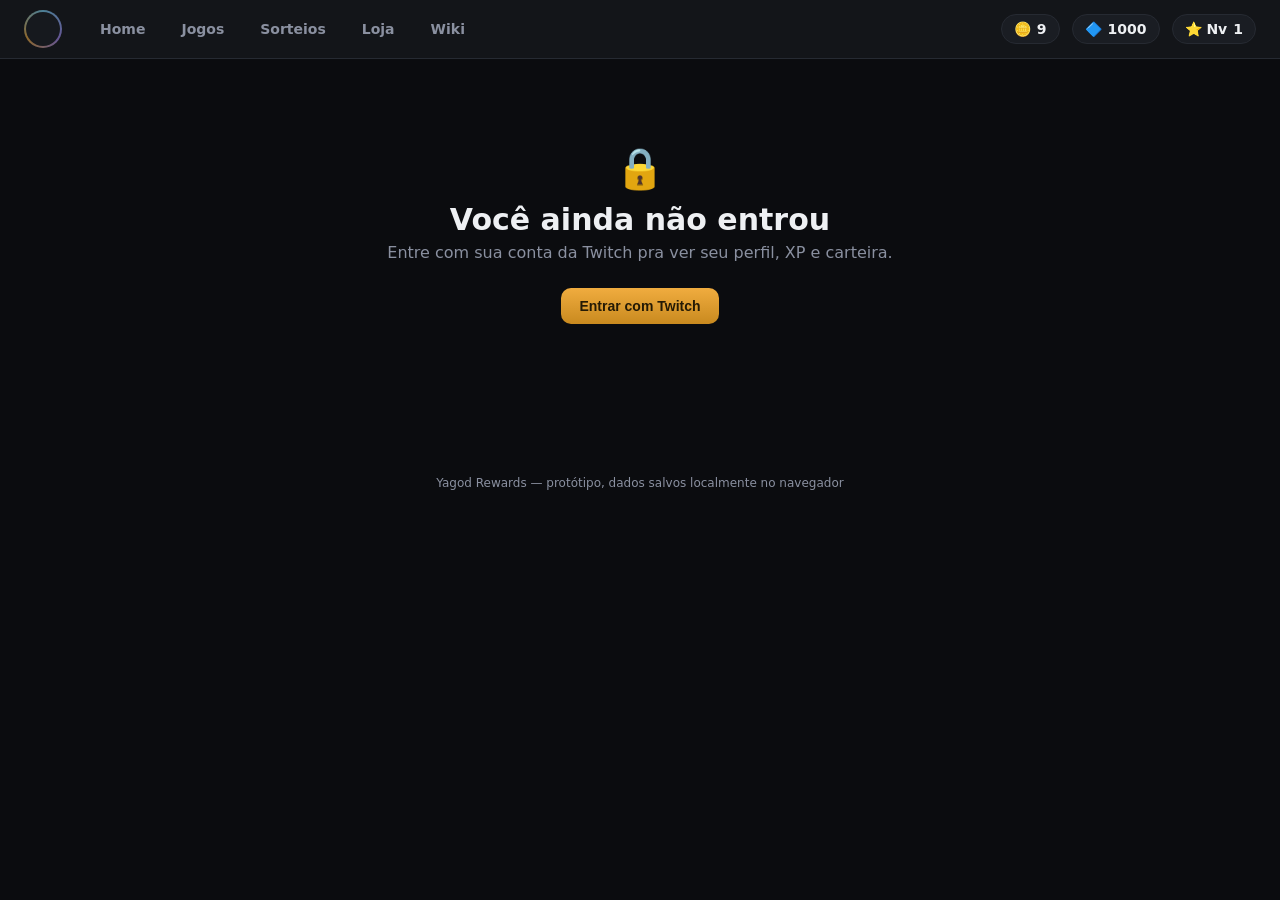
<file: perfil.html>
<!DOCTYPE html>
<html lang="pt-BR">
<head>
<meta charset="UTF-8">
<meta name="viewport" content="width=device-width, initial-scale=1">
<title>Yagod Rewards — Perfil</title>
<style>
:root{
  --bg:#0b0c0f; --panel:#131519; --panel2:#1a1d23; --border:#262a32;
  --gold:#f0ac3f; --gold2:#c98a1f; --text:#eef0f3; --muted:#8a90a0;
  --twitch:#9146ff; --kick:#53fc18; --youtube:#ff3b3b; --green:#3ec97a; --danger:#e0555a;
}
*{box-sizing:border-box;}
html{scroll-padding-top:70px;}
body{margin:0;background:var(--bg);color:var(--text);font-family:'Segoe UI',system-ui,-apple-system,sans-serif;}
a{color:inherit;text-decoration:none;}

/* header */
header{position:sticky;top:0;z-index:20;display:flex;align-items:center;gap:16px;padding:10px 24px;background:var(--panel);border-bottom:1px solid var(--border);flex-wrap:wrap;}
.brand{display:flex;align-items:center;gap:10px;}
.avatar{width:38px;height:38px;border-radius:50%;background:conic-gradient(#7cd9ff,#a78bfa,#f0ac3f,#7cd9ff);padding:2px;}
.avatar i{display:block;width:100%;height:100%;border-radius:50%;background:var(--panel2);}
nav.mainnav{display:flex;gap:4px;margin-left:6px;flex-wrap:wrap;}
nav.mainnav a{padding:9px 16px;border-radius:20px;font-size:14px;font-weight:600;color:var(--muted);}
nav.mainnav a.active{background:var(--panel2);color:var(--gold);border:1px solid var(--border);}
.stats{margin-left:auto;display:flex;gap:12px;align-items:center;font-weight:700;font-size:14px;flex-wrap:wrap;}
.stat{display:flex;align-items:center;gap:6px;background:var(--panel2);padding:6px 12px;border-radius:20px;border:1px solid var(--border);}

main{max-width:1120px;margin:0 auto;padding:26px 18px 70px;}

/* generic */
.hero{text-align:center;margin-bottom:26px;}
.hero h1{font-size:clamp(26px,4vw,36px);margin:0 0 6px;font-weight:800;}
.hero h1 span{color:var(--gold);}
.hero p{color:var(--muted);margin:0;}
h2.pagetitle{font-size:30px;font-weight:800;margin:0 0 6px;}
p.pagesub{color:var(--muted);margin:0 0 26px;}

.banner{display:flex;justify-content:space-between;align-items:center;gap:14px;background:var(--panel);border:1px solid var(--border);border-radius:14px;padding:16px 20px;margin-bottom:14px;flex-wrap:wrap;}
.banner .info{display:flex;gap:12px;align-items:center;}
.banner .title{font-weight:700;}
.banner .sub{color:var(--muted);font-size:13px;}
.banner.warn{border-color:#4a3413;background:#1b170d;}

button.cta{background:linear-gradient(180deg,var(--gold),var(--gold2));border:none;color:#241a05;font-weight:800;padding:10px 18px;border-radius:10px;cursor:pointer;font-size:14px;}
button.cta.ghost{background:var(--panel2);color:var(--text);border:1px solid var(--border);}
button.cta:disabled{opacity:.45;cursor:default;}
button.cta:active{transform:scale(.97);}

h2.section{text-align:center;color:var(--muted);font-size:13px;letter-spacing:2px;font-weight:700;margin:36px 0 16px;text-transform:uppercase;}

.grid3{display:grid;grid-template-columns:repeat(auto-fit,minmax(250px,1fr));gap:16px;}
.grid2{display:grid;grid-template-columns:repeat(auto-fit,minmax(300px,1fr));gap:16px;}

/* home goal cards */
.card{background:var(--panel);border:1px solid var(--border);border-radius:16px;padding:18px;text-align:center;}
.plat{display:flex;align-items:center;justify-content:center;gap:8px;font-weight:700;margin-bottom:12px;}
.plat .dot{width:8px;height:8px;border-radius:50%;background:var(--muted);}
.plat .dot.live{background:var(--green);box-shadow:0 0 6px var(--green);}
.ring{width:140px;height:140px;border-radius:50%;margin:0 auto 12px;display:flex;align-items:center;justify-content:center;position:relative;}
.ring::before{content:"";position:absolute;inset:8px;border-radius:50%;background:var(--panel);}
.ring b{position:relative;font-size:22px;}
.ring small{position:absolute;bottom:34px;font-size:10px;color:var(--muted);}
.chestbtn{background:var(--panel2);border:1px solid var(--border);color:var(--text);padding:8px 16px;border-radius:10px;font-weight:700;cursor:pointer;width:100%;}
.small{font-size:12px;color:var(--muted);margin-top:8px;}

/* podium / ranking */
.podium{display:flex;justify-content:center;align-items:flex-end;gap:26px;margin-bottom:24px;flex-wrap:wrap;}
.podium .p{text-align:center;}
.podium .av{width:74px;height:74px;border-radius:50%;background:var(--panel2);border:3px solid var(--border);display:flex;align-items:center;justify-content:center;font-size:28px;margin:0 auto 6px;}
.podium .p1 .av{width:96px;height:96px;border-color:var(--gold);}
.podium .p2 .av{border-color:#7cb0ff;}
.podium .p3 .av{border-color:#ff9f5c;}
.podium .badge{font-size:11px;color:var(--muted);}
.rank{display:flex;flex-direction:column;gap:10px;}
.rankrow{display:flex;align-items:center;gap:12px;background:var(--panel);border:1px solid var(--border);border-radius:12px;padding:10px 16px;}
.rankrow .pos{width:26px;font-weight:800;color:var(--muted);}
.rankrow .name{flex:1;font-weight:700;}
.rankrow .lvl{color:var(--muted);font-size:13px;}

/* missions */
.missions{display:flex;flex-direction:column;gap:12px;}
.mission{background:var(--panel);border:1px solid var(--border);border-radius:14px;padding:14px 18px;display:flex;align-items:center;gap:14px;flex-wrap:wrap;}
.mission .rarity{font-size:10px;font-weight:800;padding:3px 8px;border-radius:8px;text-transform:uppercase;}
.rarity.comum{background:#2a3040;color:#9db1e8;}
.rarity.incomum{background:#1f3d2c;color:#5fd68a;}
.rarity.raro{background:#2c3d5a;color:#6fb4ff;}
.rarity.epico{background:#3a2a52;color:#c48bff;}
.rarity.lendario{background:#4a3413;color:var(--gold);}
.mission .body{flex:1;min-width:180px;}
.mission .name{font-weight:700;margin-bottom:6px;}
.bar{height:8px;border-radius:6px;background:var(--panel2);overflow:hidden;}
.bar i{display:block;height:100%;background:var(--gold);}

/* shop / games / sorteios cards */
.shopcard,.gamecard,.sorteiocard{background:var(--panel);border:1px solid var(--border);border-radius:14px;padding:18px;text-align:center;}
.shopcard .ico,.gamecard .ico{font-size:34px;margin-bottom:8px;}
.shopcard .name,.gamecard .name{font-weight:700;margin-bottom:2px;}
.shopcard .price{color:var(--gold);font-weight:800;margin:10px 0;}
.gamecard{text-align:left;}
.tagrow{display:flex;gap:8px;margin-bottom:10px;}
.tag{font-size:10px;font-weight:800;padding:3px 8px;border-radius:8px;background:var(--panel2);color:var(--muted);text-transform:uppercase;}
.tag.live{background:#3a1414;color:#ff7676;}

.sorteiocard{text-align:left;}
.sorteiocard .badge-top{display:flex;justify-content:space-between;font-size:11px;color:var(--muted);margin-bottom:10px;}
.sorteiocard img.prize,.sorteiocard .prizebox{font-size:44px;text-align:center;margin:14px 0;}
.metarow{display:flex;justify-content:space-between;font-size:12px;color:var(--muted);border-top:1px solid var(--border);padding-top:10px;margin-top:10px;}
.metarow b{display:block;color:var(--text);font-size:14px;}

/* wiki */
.wikiwrap{display:flex;gap:28px;align-items:flex-start;}
.wikinav{width:230px;flex-shrink:0;display:flex;flex-direction:column;gap:2px;position:sticky;top:80px;}
.wikinav a{padding:9px 12px;border-radius:8px;color:var(--muted);font-size:14px;}
.wikinav a.active{background:var(--panel2);color:var(--gold);font-weight:700;}
.wikicontent{flex:1;min-width:0;}
.wikipane{display:none;}
.wikipane.active{display:block;}
.wikipane h3{font-size:24px;margin-top:0;}
.callout{background:var(--panel2);border:1px solid var(--border);border-left:3px solid var(--gold);border-radius:8px;padding:14px 16px;margin:16px 0;}
.wikipane ul{padding-left:20px;}
.wikipane li{margin-bottom:6px;}

/* modal */
.modalbg{position:fixed;inset:0;background:rgba(0,0,0,.6);display:none;align-items:center;justify-content:center;z-index:50;padding:16px;}
.modalbg.show{display:flex;}
.modal{background:var(--panel);border:1px solid var(--border);border-radius:16px;padding:20px;max-width:520px;width:100%;max-height:85vh;overflow:auto;}
.streakbox{display:flex;justify-content:space-between;align-items:center;background:var(--panel2);border-radius:10px;padding:12px 16px;margin-bottom:14px;}
.cal{display:grid;grid-template-columns:repeat(7,1fr);gap:6px;}
.day{background:var(--panel2);border:1px solid var(--border);border-radius:8px;padding:6px 2px;text-align:center;font-size:10px;}
.day.done{border-color:var(--gold);color:var(--gold);}
.day.today{outline:2px solid var(--gold);}
.day b{display:block;font-size:12px;}
.closeb{float:right;background:none;border:none;color:var(--muted);font-size:20px;cursor:pointer;}

.toast{position:fixed;bottom:24px;left:50%;transform:translateX(-50%);background:var(--panel2);border:1px solid var(--gold);padding:10px 18px;border-radius:10px;font-weight:700;opacity:0;transition:opacity .3s;pointer-events:none;z-index:60;}
.toast.show{opacity:1;}

footer{text-align:center;color:var(--muted);font-size:12px;padding:22px;}


.avatarBtn{background:none;border:none;padding:0;cursor:pointer;}
.avatar.guest{opacity:.55;}
.dropdown{position:absolute;top:52px;left:0;width:280px;background:var(--panel);border:1px solid var(--border);border-radius:16px;padding:0;box-shadow:0 12px 30px rgba(0,0,0,.5);display:none;z-index:30;overflow:hidden;}
.dropdown.show{display:block;}
.dropdown .ddHead{padding:18px;text-align:center;border-bottom:1px solid var(--border);}
.dropdown .ddHead .avatar{width:64px;height:64px;margin:0 auto 8px;}
.dropdown .ddName{font-weight:800;}
.dropdown .ddLvl{color:var(--gold);font-size:12px;font-weight:700;margin-top:2px;}
.dropdown .ddXpBar{height:5px;background:var(--panel2);border-radius:4px;margin:10px 14px 4px;overflow:hidden;}
.dropdown .ddXpBar i{display:block;height:100%;background:var(--gold);}
.dropdown .ddXpLabel{font-size:11px;color:var(--muted);padding:0 14px 12px;text-align:center;}
.dropdown .ddLabel{font-size:11px;color:var(--muted);letter-spacing:1px;text-transform:uppercase;padding:10px 14px 4px;}
.dropdown .ddWallet{display:flex;gap:10px;padding:6px 14px 12px;}
.dropdown .ddWallet .chip{flex:1;background:var(--panel2);border:1px solid var(--border);border-radius:10px;padding:8px;text-align:center;font-weight:700;font-size:13px;}
.dropdown .ddItem{display:flex;align-items:center;gap:10px;padding:10px 14px;cursor:pointer;border-top:1px solid var(--border);}
.dropdown .ddItem:hover{background:var(--panel2);}
.dropdown .ddItem .ic{font-size:17px;width:20px;text-align:center;}
.dropdown .ddItem .txt{flex:1;}
.dropdown .ddItem .txt b{display:block;font-size:13px;font-weight:700;}
.dropdown .ddItem .txt small{color:var(--muted);font-size:11px;}
.dropdown .ddBadge{background:var(--gold);color:#241a05;font-weight:800;font-size:11px;border-radius:10px;padding:2px 8px;}
.dropdown .ddFooter{padding:8px 6px;border-top:1px solid var(--border);}
.dropdown .ddFooter a,.dropdown .ddFooter button{display:flex;align-items:center;gap:8px;width:100%;text-align:left;background:none;border:none;color:var(--text);font-size:14px;padding:10px 10px;cursor:pointer;font-weight:600;border-radius:8px;}
.dropdown .ddFooter a:hover,.dropdown .ddFooter button:hover{background:var(--panel2);}
.dropdown .ddFooter .danger{color:var(--danger);}
.dropdown .guestBox{padding:22px 18px;text-align:center;}
.dropdown .guestBox .avatar{width:56px;height:56px;margin:0 auto 12px;opacity:.6;}
.dropdown .guestBox button{width:100%;margin-top:12px;}
.loginInput{width:100%;padding:10px 12px;border-radius:10px;border:1px solid var(--border);background:var(--panel2);color:var(--text);font-size:14px;margin:12px 0;}

.profileHero{text-align:center;margin-bottom:22px;}
.profileAvatar{width:110px;height:110px;border-radius:50%;background:conic-gradient(#7cd9ff,#a78bfa,#f0ac3f,#7cd9ff);padding:4px;margin:0 auto 10px;}
.profileAvatar i{display:block;width:100%;height:100%;border-radius:50%;background:var(--panel2);}
.lvlBadge{display:inline-block;background:var(--panel2);border:1px solid var(--gold);color:var(--gold);font-weight:800;font-size:12px;padding:3px 12px;border-radius:20px;margin-bottom:8px;}
.profileHero h1{font-size:28px;margin:6px 0 2px;font-weight:800;color:#c9b3ff;}
.profileHero .memberline{color:var(--muted);font-size:13px;}
.xpToNext{color:var(--muted);font-size:13px;margin-top:6px;}
.statgrid{display:grid;grid-template-columns:repeat(3,1fr);gap:12px;margin:20px 0;}
.statbox{background:var(--panel);border:1px solid var(--border);border-radius:12px;padding:14px;text-align:center;}
.statbox .lbl{font-size:11px;color:var(--muted);letter-spacing:1px;text-transform:uppercase;}
.statbox .val{font-size:20px;font-weight:800;margin-top:4px;}
.walletgrid{display:grid;grid-template-columns:repeat(2,1fr);gap:14px;margin-bottom:18px;}
.walletcard{background:var(--panel);border:1px solid var(--border);border-radius:14px;padding:16px;}
.walletcard .lbl{color:var(--muted);font-size:12px;display:flex;justify-content:space-between;align-items:center;}
.walletcard .val{font-size:24px;font-weight:800;margin-top:6px;}
.connrow{display:flex;gap:10px;flex-wrap:wrap;margin-bottom:16px;}
.connchip{flex:1;min-width:150px;background:var(--panel);border:1px solid var(--border);border-radius:12px;padding:12px 14px;display:flex;align-items:center;gap:10px;}
.connchip .plico{width:26px;height:26px;border-radius:50%;display:flex;align-items:center;justify-content:center;font-size:13px;color:#fff;flex-shrink:0;}
.connchip.twitch .plico{background:#9146ff;}
.connchip.kick .plico{background:#53fc18;color:#111;}
.connchip.youtube .plico{background:#ff3b3b;}
.connchip .info{flex:1;min-width:0;}
.connchip .info b{display:block;font-size:13px;}
.connchip .info small{color:var(--muted);font-size:11px;}
.connchip button{background:var(--panel2);border:1px solid var(--border);color:var(--text);font-size:12px;font-weight:700;padding:6px 12px;border-radius:8px;cursor:pointer;}
.menu-list button.menuitem{display:flex;align-items:center;gap:12px;padding:14px 16px;background:var(--panel);border:1px solid var(--border);border-radius:12px;margin-bottom:8px;cursor:pointer;color:var(--text);font-size:14px;font-weight:700;text-align:left;width:100%;}
.menu-list .ic{font-size:18px;width:24px;}
.menu-list .sub{color:var(--muted);font-size:12px;font-weight:400;display:block;margin-top:2px;}
.menu-list .right{margin-left:auto;color:var(--muted);}

.prizebox img.bau, .ico img.bau { image-rendering:pixelated; display:block; margin:0 auto; }
.sorteiocard .prizebox img.bau { width:64px; height:64px; }
.shopcard .ico img.bau { width:48px; height:48px; }
.banner img.bau { width:40px; height:40px; image-rendering:pixelated; flex-shrink:0; }
.chestbtn img.bau { width:18px; height:18px; vertical-align:middle; margin-right:6px; image-rendering:pixelated; }
.wikibaurow{display:flex;gap:14px;justify-content:center;margin:16px 0;flex-wrap:wrap;}
.wikibaurow div{text-align:center;font-size:11px;color:var(--muted);}
.wikibaurow img.bau{width:48px;height:48px;image-rendering:pixelated;display:block;margin:0 auto 4px;}
</style>
</head>
<body>

<header>
  <div class="brand" style="position:relative">
    <button class="avatarBtn" id="avatarBtn"><div class="avatar" id="avatarRing"><i></i></div></button>
    <div class="dropdown" id="profileDropdown"></div>
  </div>
  <nav class="mainnav">
    <a href="index.html">Home</a>
    <a href="jogos.html">Jogos</a>
    <a href="sorteios.html">Sorteios</a>
    <a href="loja.html">Loja</a>
    <a href="wiki.html">Wiki</a>
  </nav>
  <div class="stats">
    <div class="stat">🪙 <span id="tyCount">0</span></div>
    <div class="stat">🔷 <span id="tokCount">0</span></div>
    <div class="stat" id="openMonthly" style="cursor:pointer">⭐ Nv <span id="lvlCount">1</span></div>
  </div>
</header>

<main style="max-width:700px">

  <div id="guestView" style="display:none;text-align:center;padding:60px 20px">
    <div style="font-size:40px;margin-bottom:10px">🔒</div>
    <h2 class="pagetitle">Você ainda não entrou</h2>
    <p class="pagesub">Entre com sua conta da Twitch pra ver seu perfil, XP e carteira.</p>
    <button class="cta" id="guestLoginBtn">Entrar com Twitch</button>
  </div>

  <div id="profileView" style="display:none">
    <div class="profileHero">
      <div class="profileAvatar"><i></i></div>
      <div class="lvlBadge" id="pLvlBadge">NÍVEL 1</div>
      <h1 id="pUsername">usuário</h1>
      <div class="memberline" id="pMemberLine">Premium · desde —</div>
      <div class="xpToNext" id="pXpToNext">Faltam — XP pro próximo nível</div>
    </div>

    <div class="statgrid">
      <div class="statbox"><div class="lbl">Streak</div><div class="val" id="pStreak">0 d</div></div>
      <div class="statbox"><div class="lbl">Assistidas</div><div class="val" id="pHours">0 h</div></div>
      <div class="statbox"><div class="lbl">Posição XP</div><div class="val" id="pRank">#—</div></div>
    </div>

    <div class="callout">
      <b>Sua leitura da semana</b><br>
      Você ganhou 1,6M XP nesta semana — +109% em relação à semana passada. Terça é seu dia mais forte.
    </div>

    <div class="walletgrid">
      <div class="walletcard">
        <div class="lbl">Tyron Coins <button class="cta ghost" style="padding:4px 10px;font-size:11px" id="resgatarBtn">Resgatar</button></div>
        <div class="val" id="pTy">0</div>
      </div>
      <div class="walletcard">
        <div class="lbl">Tokens</div>
        <div class="val" id="pTok">0</div>
      </div>
    </div>

    <div class="connrow" id="connRow"></div>

    <div class="banner warn">
      <div class="info">
        <span style="font-size:20px">⚠️</span>
        <div>
          <div class="title">Sem extensão</div>
          <div class="sub">Instale para contar Kick e YouTube</div>
        </div>
      </div>
      <button class="cta">Instalar extensão</button>
    </div>

    <h2 class="section">Menu</h2>
    <div class="menu-list">
      <button class="menuitem" id="mStats"><span class="ic">📊</span><span>Suas estatísticas<span class="sub">Ganhos, baús, XP e sua evolução</span></span><span class="right">›</span></button>
      <button class="menuitem" id="mInventory"><span class="ic">📦</span><span>Inventário<span class="sub" id="mInvSub">Baús, chaves e itens</span></span><span class="right">›</span></button>
      <button class="menuitem" id="mMissions"><span class="ic">🎯</span><span>Missões<span class="sub">Desafios diários</span></span><span class="right">›</span></button>
      <button class="menuitem" id="mHistory"><span class="ic">🕑</span><span>Histórico<span class="sub">Extrato completo</span></span><span class="right">›</span></button>
      <button class="menuitem" id="mTickets"><span class="ic">🎫</span><span>Tickets<span class="sub">Suporte</span></span><span class="right">›</span></button>
      <button class="menuitem" id="mReport"><span class="ic">🚩</span><span>Reportar<span class="sub">Bug ou usuário</span></span><span class="right">›</span></button>
    </div>

    <div style="display:flex;gap:12px;margin-top:18px">
      <a href="index.html" style="flex:1"><button class="cta ghost" style="width:100%">Home</button></a>
      <button class="cta ghost" style="flex:1;color:var(--danger)" id="pLogoutBtn">Sair</button>
    </div>
  </div>

</main>

<footer>Yagod Rewards — protótipo, dados salvos localmente no navegador</footer>

<div class="modalbg" id="modalBg">
  <div class="modal">
    <button class="closeb" id="closeModal">×</button>
    <h3>Recompensa Mensal</h3>
    <div class="streakbox">
      <div><div class="small">Streak atual</div><b id="streakVal">0 dias</b></div>
      <button class="cta" id="collectBtn">Coletar hoje</button>
    </div>
    <div class="cal" id="calGrid"></div>
  </div>
</div>

<div class="modalbg" id="loginModalBg">
  <div class="modal" style="max-width:360px">
    <button class="closeb" id="closeLoginModal">×</button>
    <h3>Entrar com Twitch</h3>
    <p class="small">Simulação de login — informe um usuário da Twitch pra criar seu perfil.</p>
    <input type="text" id="loginHandleInput" class="loginInput" placeholder="seu_usuario_twitch">
    <button class="cta" id="doLoginBtn" style="width:100%">Entrar</button>
  </div>
</div>

<div class="toast" id="toast"></div>

<script>
(function(){
  const KEY = 'yagod_state_v1';
  const DEFAULT_STATE = {
    ty: 9,
    tok: 1000,
    xp: 0,
    lvl: 1,
    chest: 1,
    goals: {
      twitch:  { min: 20, next: 120 },
      kick:    { min: 0,  next: 120 },
      youtube: { min: 0,  next: 120 }
    },
    missions: [
      { name: 'Jogue Yagod por 30 min', rarity: 'comum',   prog: 0, target: 30, reward: '50 Tyron Coins' },
      { name: 'Vença 1 partida ranqueada', rarity: 'raro',   prog: 0, target: 1,  reward: '1 Chave de Rubi' },
      { name: 'Abra 2 baús', rarity: 'incomum', prog: 0, target: 2,  reward: '100 Tokens' }
    ],
    streak: 2,
    calDone: [1,2],
    lastCollect: null,
    username: null,
    premium: false,
    memberSince: null,
    watchedHours: 139,
    positionRank: 313,
    xpTotal: 24152,
    xpNext: 24702,
    connections: {
      twitch:  { connected: false, handle: null, hours: 0 },
      kick:    { connected: false, handle: null },
      youtube: { connected: false, handle: null }
    }
  };

  function load(){
    try{
      const raw = localStorage.getItem(KEY);
      if(!raw) return JSON.parse(JSON.stringify(DEFAULT_STATE));
      return Object.assign(JSON.parse(JSON.stringify(DEFAULT_STATE)), JSON.parse(raw));
    }catch(e){ return JSON.parse(JSON.stringify(DEFAULT_STATE)); }
  }
  function save(){ try{ localStorage.setItem(KEY, JSON.stringify(window.YGD.state)); }catch(e){} }

  window.YGD = {
    state: load(),
    save: save,
    toast: function(msg){
      const t = document.getElementById('toast');
      if(!t) return;
      t.textContent = msg;
      t.classList.add('show');
      clearTimeout(window.__ygdToastTimer);
      window.__ygdToastTimer = setTimeout(()=>t.classList.remove('show'), 1800);
    },
    renderHeader: function(){
      const st = this.state;
      const ty = document.getElementById('tyCount');
      const tok = document.getElementById('tokCount');
      const lvl = document.getElementById('lvlCount');
      if(ty) ty.textContent = st.ty;
      if(tok) tok.textContent = st.tok;
      if(lvl) lvl.textContent = st.lvl;
      const ring = document.getElementById('avatarRing');
      if(ring) ring.classList.toggle('guest', !st.username);
      this.renderDropdown();
      if(typeof window.__renderProfilePage === 'function') window.__renderProfilePage();
    },
    RANKING: [
      {pos:1, name:'Draven', lvl:457, ic:'🐉'},
      {pos:2, name:'Kael',   lvl:437, ic:'🛡️'},
      {pos:3, name:'Sylas',  lvl:400, ic:'🏹'},
      {pos:4, name:'Mira',   lvl:335, ic:'🗡️'},
      {pos:5, name:'Orin',   lvl:335, ic:'🔥'},
      {pos:6, name:'Vex',    lvl:332, ic:'⚔️'},
      {pos:7, name:'Talia',  lvl:323, ic:'🌙'},
      {pos:8, name:'Bram',   lvl:323, ic:'🪓'},
      {pos:9, name:'Nyra',   lvl:322, ic:'✨'},
      {pos:10,name:'Ezra',   lvl:308, ic:'🎯'}
    ],
    login: function(handle){
      handle = (handle||'').trim().replace(/^@/,'');
      if(!handle) return false;
      const st = this.state;
      const meses = ['jan','fev','mar','abr','mai','jun','jul','ago','set','out','nov','dez'];
      const d = new Date();
      st.username = handle;
      st.premium = true;
      st.memberSince = meses[d.getMonth()] + '/' + d.getFullYear();
      st.connections.twitch = { connected:true, handle: handle, hours: st.watchedHours };
      this.save();
      this.renderHeader();
      return true;
    },
    logout: function(){
      const st = this.state;
      st.username = null;
      st.premium = false;
      st.memberSince = null;
      st.connections = {
        twitch:  { connected:false, handle:null, hours:0 },
        kick:    { connected:false, handle:null },
        youtube: { connected:false, handle:null }
      };
      this.save();
    },
    linkPlatform: function(key, label){
      const handle = window.prompt('Informe seu usuário da ' + label + ':');
      if(!handle) return;
      this.state.connections[key] = { connected:true, handle: handle.trim().replace(/^@/,''), hours: 0 };
      this.save();
      this.toast(label + ' vinculada com sucesso!');
      if(typeof window.__renderProfilePage === 'function') window.__renderProfilePage();
      this.renderDropdown();
    },
    renderDropdown: function(){
      const el = document.getElementById('profileDropdown');
      if(!el) return;
      const st = this.state;
      if(!st.username){
        el.innerHTML = `
          <div class="guestBox">
            <div class="avatar" style="margin:0 auto"><i></i></div>
            <div style="font-weight:700;margin-top:10px">Você ainda não entrou</div>
            <div class="small">Entre com sua conta da Twitch pra criar seu perfil.</div>
            <button class="cta" id="ddLoginBtn">Entrar com Twitch</button>
          </div>`;
        const b = document.getElementById('ddLoginBtn');
        if(b) b.addEventListener('click', ()=>{ el.classList.remove('show'); openLoginModal(); });
        return;
      }
      const pct = Math.min(100, Math.round(st.xpTotal/st.xpNext*100));
      const pendingMissions = st.missions.filter(m=>m.prog < m.target).length;
      const today = new Date().toISOString().slice(0,10);
      const checkinDone = st.lastCollect === today;
      el.innerHTML = `
        <div class="ddHead">
          <div class="avatar"><i></i></div>
          <div class="ddName">${st.username}</div>
          <div class="ddLvl">NÍVEL ${st.lvl}</div>
          <div class="ddXpBar"><i style="width:${pct}%"></i></div>
          <div class="ddXpLabel">${st.xpTotal.toLocaleString('pt-BR')} / ${st.xpNext.toLocaleString('pt-BR')} XP</div>
        </div>
        <div class="ddLabel">Carteira</div>
        <div class="ddWallet">
          <div class="chip">🪙 ${st.ty}</div>
          <div class="chip">🔷 ${st.tok}</div>
        </div>
        <div class="ddLabel">Seu dia</div>
        <div class="ddItem" id="ddCheckin">
          <span class="ic">🎁</span>
          <div class="txt"><b>Check-in diário</b><small>${checkinDone ? 'Já resgatado hoje' : 'Disponível agora'}</small></div>
        </div>
        <div class="ddItem" id="ddMissions">
          <span class="ic">🎯</span>
          <div class="txt"><b>Missões diárias</b><small>${pendingMissions} pendente(s)</small></div>
          ${pendingMissions>0 ? '<span class="ddBadge">'+pendingMissions+'</span>' : ''}
        </div>
        <div class="ddItem" id="ddInventory">
          <span class="ic">📦</span>
          <div class="txt"><b>Inventário</b><small>${st.chest} baú(s) para abrir</small></div>
          ${st.chest>0 ? '<span class="ddBadge">'+st.chest+'</span>' : ''}
        </div>
        <div class="ddFooter">
          <a href="perfil.html">👤 Perfil</a>
          <button class="danger" id="ddLogout">⎋ Sair</button>
        </div>
      `;
      const ci = document.getElementById('ddCheckin');
      if(ci) ci.addEventListener('click', ()=>{ el.classList.remove('show'); const mb=document.getElementById('modalBg'); if(mb) mb.classList.add('show'); });
      const mi = document.getElementById('ddMissions');
      if(mi) mi.addEventListener('click', ()=>{ window.location.href = 'missoes.html'; });
      const inv = document.getElementById('ddInventory');
      if(inv) inv.addEventListener('click', ()=>{ window.location.href = 'index.html#chestBanner'; });
      const lo = document.getElementById('ddLogout');
      if(lo) lo.addEventListener('click', ()=>{ this.logout(); this.renderHeader(); this.renderDropdown(); el.classList.remove('show'); window.location.href = 'index.html'; });
    }
  };

  document.addEventListener('DOMContentLoaded', function(){
    window.YGD.renderHeader();

    // monthly reward modal (present in every page via header click)
    const trigger = document.getElementById('openMonthly');
    const modalBg = document.getElementById('modalBg');
    if(trigger && modalBg){
      trigger.addEventListener('click', ()=> modalBg.classList.add('show'));
      const closeb = document.getElementById('closeModal');
      if(closeb) closeb.addEventListener('click', ()=> modalBg.classList.remove('show'));
      modalBg.addEventListener('click', (e)=>{ if(e.target === modalBg) modalBg.classList.remove('show'); });
      renderCalendar();
      const collectBtn = document.getElementById('collectBtn');
      if(collectBtn){
        collectBtn.addEventListener('click', ()=>{
          const st = window.YGD.state;
          const today = new Date().toISOString().slice(0,10);
          if(st.lastCollect === today){ window.YGD.toast('Já coletado hoje'); return; }
          st.streak += 1;
          st.calDone.push(st.streak);
          st.lastCollect = today;
          st.ty += 1;
          window.YGD.save();
          window.YGD.renderHeader();
          renderCalendar();
          window.YGD.toast('Recompensa coletada! +1 Tyron Coin');
        });
      }
    }

    // dropdown de perfil (abre/fecha)
    const avatarBtn = document.getElementById('avatarBtn');
    const dropdownEl = document.getElementById('profileDropdown');
    if(avatarBtn && dropdownEl){
      avatarBtn.addEventListener('click', (e)=>{
        e.stopPropagation();
        dropdownEl.classList.toggle('show');
      });
      document.addEventListener('click', (e)=>{
        if(!dropdownEl.contains(e.target) && e.target !== avatarBtn){
          dropdownEl.classList.remove('show');
        }
      });
    }

    // modal de login (Entrar com Twitch)
    window.openLoginModal = function(){
      const bg = document.getElementById('loginModalBg');
      if(bg) bg.classList.add('show');
      const input = document.getElementById('loginHandleInput');
      if(input){ input.value=''; input.focus(); }
    };
    const loginBg = document.getElementById('loginModalBg');
    const closeLoginBtn = document.getElementById('closeLoginModal');
    const doLoginBtn = document.getElementById('doLoginBtn');
    const loginInput = document.getElementById('loginHandleInput');
    if(loginBg){
      if(closeLoginBtn) closeLoginBtn.addEventListener('click', ()=> loginBg.classList.remove('show'));
      loginBg.addEventListener('click', (e)=>{ if(e.target===loginBg) loginBg.classList.remove('show'); });
    }
    function attemptLogin(){
      const handle = loginInput ? loginInput.value : '';
      if(!handle || !handle.trim()){ window.YGD.toast('Digite um usuário da Twitch'); return; }
      window.YGD.login(handle);
      loginBg.classList.remove('show');
      window.YGD.toast('Bem-vindo, ' + window.YGD.state.username + '!');
    }
    if(doLoginBtn) doLoginBtn.addEventListener('click', attemptLogin);
    if(loginInput) loginInput.addEventListener('keydown', (e)=>{ if(e.key==='Enter') attemptLogin(); });
  });

  function renderCalendar(){
    const st = window.YGD.state;
    const streakVal = document.getElementById('streakVal');
    if(streakVal) streakVal.textContent = st.streak + ' dias';
    const grid = document.getElementById('calGrid');
    if(!grid) return;
    grid.innerHTML = '';
    for(let d=1; d<=28; d++){
      const done = st.calDone.includes(d);
      const div = document.createElement('div');
      div.className = 'day ' + (done?'done':'') + (d===st.streak+1?' today':'');
      div.innerHTML = '<b>D'+d+'</b>🎁x1';
      grid.appendChild(div);
    }
  }
})();

</script>
<script>
document.addEventListener('DOMContentLoaded', function(){

  function renderProfilePage(){
    const st = YGD.state;
    const guest = document.getElementById('guestView');
    const prof = document.getElementById('profileView');

    if(!st.username){
      guest.style.display = 'block';
      prof.style.display = 'none';
      return;
    }
    guest.style.display = 'none';
    prof.style.display = 'block';

    document.getElementById('pLvlBadge').textContent = 'NÍVEL ' + st.lvl;
    document.getElementById('pUsername').textContent = st.username;
    document.getElementById('pMemberLine').textContent =
      (st.premium ? 'Premium' : 'Membro') + ' · desde ' + st.memberSince + ' · streak de ' + st.streak + ' dias';

    const faltam = Math.max(0, st.xpNext - st.xpTotal);
    const pctCaminho = Math.min(100, Math.round(st.xpTotal/st.xpNext*100));
    document.getElementById('pXpToNext').textContent =
      'Faltam ' + faltam.toLocaleString('pt-BR') + ' XP para o nível ' + (st.lvl+1) + ' · ' + pctCaminho + '% do caminho';

    document.getElementById('pStreak').textContent = st.streak + ' d';
    document.getElementById('pHours').textContent = st.watchedHours + ' h';
    document.getElementById('pRank').textContent = '#' + st.positionRank;

    document.getElementById('pTy').textContent = st.ty;
    document.getElementById('pTok').textContent = st.tok;

    const pendingMissions = st.missions.filter(m=>m.prog<m.target).length;
    document.getElementById('mInvSub').textContent = st.chest + ' baú(s) fechado(s)';

    // conexões
    const connRow = document.getElementById('connRow');
    connRow.innerHTML = '';
    const plats = [
      ['twitch','Twitch','🟣'],
      ['kick','Kick','🟢'],
      ['youtube','YouTube','🔴']
    ];
    plats.forEach(([key,label,ic])=>{
      const c = st.connections[key];
      const div = document.createElement('div');
      div.className = 'connchip ' + key;
      if(c && c.connected){
        div.innerHTML = `<div class="plico">${ic}</div><div class="info"><b>@${c.handle}</b><small>${c.hours||0}h</small></div>`;
      } else {
        div.innerHTML = `<div class="plico">${ic}</div><div class="info"><b>${label}</b><small>não vinculada</small></div><button data-link="${key}" data-label="${label}">Vincular</button>`;
      }
      connRow.appendChild(div);
    });
    connRow.querySelectorAll('[data-link]').forEach(b=>{
      b.addEventListener('click', ()=> YGD.linkPlatform(b.dataset.link, b.dataset.label));
    });
  }

  window.__renderProfilePage = renderProfilePage;
  renderProfilePage();

  document.getElementById('guestLoginBtn').addEventListener('click', ()=> window.openLoginModal());
  document.getElementById('resgatarBtn').addEventListener('click', ()=>{
    YGD.toast('Resgate solicitado — em análise.');
  });
  document.getElementById('pLogoutBtn').addEventListener('click', ()=>{
    YGD.logout();
    YGD.renderHeader();
    window.location.href = 'index.html';
  });
  document.getElementById('mMissions').addEventListener('click', ()=> window.location.href = 'missoes.html');
  document.getElementById('mInventory').addEventListener('click', ()=> window.location.href = 'index.html#chestBanner');
  ['mStats','mHistory','mTickets','mReport'].forEach(id=>{
    document.getElementById(id).addEventListener('click', ()=> YGD.toast('Em desenvolvimento'));
  });
});
</script>
</body>
</html>
</file>
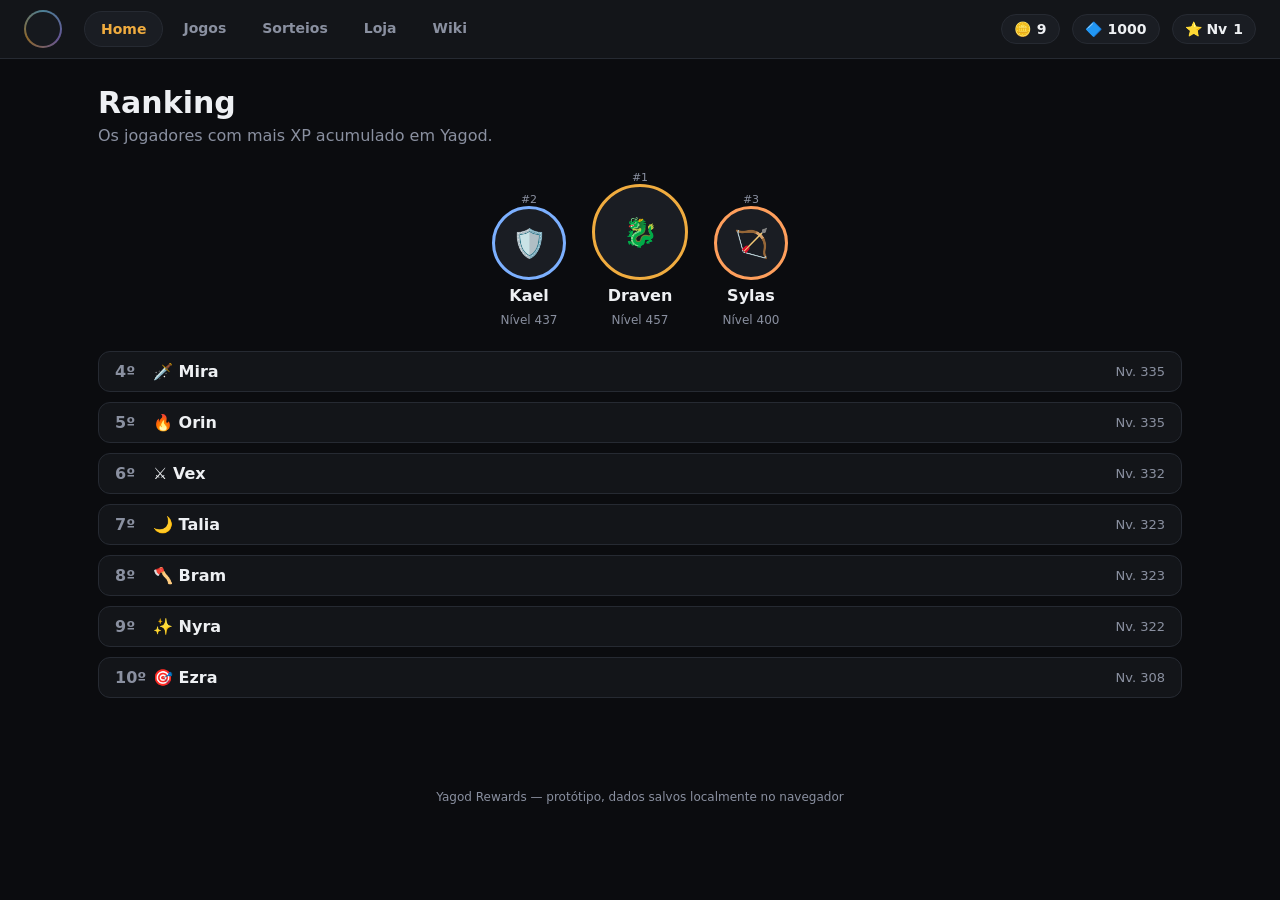
<file: ranking.html>
<!DOCTYPE html>
<html lang="pt-BR">
<head>
<meta charset="UTF-8">
<meta name="viewport" content="width=device-width, initial-scale=1">
<title>Yagod Rewards — Ranking</title>
<style>
:root{
  --bg:#0b0c0f; --panel:#131519; --panel2:#1a1d23; --border:#262a32;
  --gold:#f0ac3f; --gold2:#c98a1f; --text:#eef0f3; --muted:#8a90a0;
  --twitch:#9146ff; --kick:#53fc18; --youtube:#ff3b3b; --green:#3ec97a; --danger:#e0555a;
}
*{box-sizing:border-box;}
html{scroll-padding-top:70px;}
body{margin:0;background:var(--bg);color:var(--text);font-family:'Segoe UI',system-ui,-apple-system,sans-serif;}
a{color:inherit;text-decoration:none;}

/* header */
header{position:sticky;top:0;z-index:20;display:flex;align-items:center;gap:16px;padding:10px 24px;background:var(--panel);border-bottom:1px solid var(--border);flex-wrap:wrap;}
.brand{display:flex;align-items:center;gap:10px;}
.avatar{width:38px;height:38px;border-radius:50%;background:conic-gradient(#7cd9ff,#a78bfa,#f0ac3f,#7cd9ff);padding:2px;}
.avatar i{display:block;width:100%;height:100%;border-radius:50%;background:var(--panel2);}
nav.mainnav{display:flex;gap:4px;margin-left:6px;flex-wrap:wrap;}
nav.mainnav a{padding:9px 16px;border-radius:20px;font-size:14px;font-weight:600;color:var(--muted);}
nav.mainnav a.active{background:var(--panel2);color:var(--gold);border:1px solid var(--border);}
.stats{margin-left:auto;display:flex;gap:12px;align-items:center;font-weight:700;font-size:14px;flex-wrap:wrap;}
.stat{display:flex;align-items:center;gap:6px;background:var(--panel2);padding:6px 12px;border-radius:20px;border:1px solid var(--border);}

main{max-width:1120px;margin:0 auto;padding:26px 18px 70px;}

/* generic */
.hero{text-align:center;margin-bottom:26px;}
.hero h1{font-size:clamp(26px,4vw,36px);margin:0 0 6px;font-weight:800;}
.hero h1 span{color:var(--gold);}
.hero p{color:var(--muted);margin:0;}
h2.pagetitle{font-size:30px;font-weight:800;margin:0 0 6px;}
p.pagesub{color:var(--muted);margin:0 0 26px;}

.banner{display:flex;justify-content:space-between;align-items:center;gap:14px;background:var(--panel);border:1px solid var(--border);border-radius:14px;padding:16px 20px;margin-bottom:14px;flex-wrap:wrap;}
.banner .info{display:flex;gap:12px;align-items:center;}
.banner .title{font-weight:700;}
.banner .sub{color:var(--muted);font-size:13px;}
.banner.warn{border-color:#4a3413;background:#1b170d;}

button.cta{background:linear-gradient(180deg,var(--gold),var(--gold2));border:none;color:#241a05;font-weight:800;padding:10px 18px;border-radius:10px;cursor:pointer;font-size:14px;}
button.cta.ghost{background:var(--panel2);color:var(--text);border:1px solid var(--border);}
button.cta:disabled{opacity:.45;cursor:default;}
button.cta:active{transform:scale(.97);}

h2.section{text-align:center;color:var(--muted);font-size:13px;letter-spacing:2px;font-weight:700;margin:36px 0 16px;text-transform:uppercase;}

.grid3{display:grid;grid-template-columns:repeat(auto-fit,minmax(250px,1fr));gap:16px;}
.grid2{display:grid;grid-template-columns:repeat(auto-fit,minmax(300px,1fr));gap:16px;}

/* home goal cards */
.card{background:var(--panel);border:1px solid var(--border);border-radius:16px;padding:18px;text-align:center;}
.plat{display:flex;align-items:center;justify-content:center;gap:8px;font-weight:700;margin-bottom:12px;}
.plat .dot{width:8px;height:8px;border-radius:50%;background:var(--muted);}
.plat .dot.live{background:var(--green);box-shadow:0 0 6px var(--green);}
.ring{width:140px;height:140px;border-radius:50%;margin:0 auto 12px;display:flex;align-items:center;justify-content:center;position:relative;}
.ring::before{content:"";position:absolute;inset:8px;border-radius:50%;background:var(--panel);}
.ring b{position:relative;font-size:22px;}
.ring small{position:absolute;bottom:34px;font-size:10px;color:var(--muted);}
.chestbtn{background:var(--panel2);border:1px solid var(--border);color:var(--text);padding:8px 16px;border-radius:10px;font-weight:700;cursor:pointer;width:100%;}
.small{font-size:12px;color:var(--muted);margin-top:8px;}

/* podium / ranking */
.podium{display:flex;justify-content:center;align-items:flex-end;gap:26px;margin-bottom:24px;flex-wrap:wrap;}
.podium .p{text-align:center;}
.podium .av{width:74px;height:74px;border-radius:50%;background:var(--panel2);border:3px solid var(--border);display:flex;align-items:center;justify-content:center;font-size:28px;margin:0 auto 6px;}
.podium .p1 .av{width:96px;height:96px;border-color:var(--gold);}
.podium .p2 .av{border-color:#7cb0ff;}
.podium .p3 .av{border-color:#ff9f5c;}
.podium .badge{font-size:11px;color:var(--muted);}
.rank{display:flex;flex-direction:column;gap:10px;}
.rankrow{display:flex;align-items:center;gap:12px;background:var(--panel);border:1px solid var(--border);border-radius:12px;padding:10px 16px;}
.rankrow .pos{width:26px;font-weight:800;color:var(--muted);}
.rankrow .name{flex:1;font-weight:700;}
.rankrow .lvl{color:var(--muted);font-size:13px;}

/* missions */
.missions{display:flex;flex-direction:column;gap:12px;}
.mission{background:var(--panel);border:1px solid var(--border);border-radius:14px;padding:14px 18px;display:flex;align-items:center;gap:14px;flex-wrap:wrap;}
.mission .rarity{font-size:10px;font-weight:800;padding:3px 8px;border-radius:8px;text-transform:uppercase;}
.rarity.comum{background:#2a3040;color:#9db1e8;}
.rarity.incomum{background:#1f3d2c;color:#5fd68a;}
.rarity.raro{background:#2c3d5a;color:#6fb4ff;}
.rarity.epico{background:#3a2a52;color:#c48bff;}
.rarity.lendario{background:#4a3413;color:var(--gold);}
.mission .body{flex:1;min-width:180px;}
.mission .name{font-weight:700;margin-bottom:6px;}
.bar{height:8px;border-radius:6px;background:var(--panel2);overflow:hidden;}
.bar i{display:block;height:100%;background:var(--gold);}

/* shop / games / sorteios cards */
.shopcard,.gamecard,.sorteiocard{background:var(--panel);border:1px solid var(--border);border-radius:14px;padding:18px;text-align:center;}
.shopcard .ico,.gamecard .ico{font-size:34px;margin-bottom:8px;}
.shopcard .name,.gamecard .name{font-weight:700;margin-bottom:2px;}
.shopcard .price{color:var(--gold);font-weight:800;margin:10px 0;}
.gamecard{text-align:left;}
.tagrow{display:flex;gap:8px;margin-bottom:10px;}
.tag{font-size:10px;font-weight:800;padding:3px 8px;border-radius:8px;background:var(--panel2);color:var(--muted);text-transform:uppercase;}
.tag.live{background:#3a1414;color:#ff7676;}

.sorteiocard{text-align:left;}
.sorteiocard .badge-top{display:flex;justify-content:space-between;font-size:11px;color:var(--muted);margin-bottom:10px;}
.sorteiocard img.prize,.sorteiocard .prizebox{font-size:44px;text-align:center;margin:14px 0;}
.metarow{display:flex;justify-content:space-between;font-size:12px;color:var(--muted);border-top:1px solid var(--border);padding-top:10px;margin-top:10px;}
.metarow b{display:block;color:var(--text);font-size:14px;}

/* wiki */
.wikiwrap{display:flex;gap:28px;align-items:flex-start;}
.wikinav{width:230px;flex-shrink:0;display:flex;flex-direction:column;gap:2px;position:sticky;top:80px;}
.wikinav a{padding:9px 12px;border-radius:8px;color:var(--muted);font-size:14px;}
.wikinav a.active{background:var(--panel2);color:var(--gold);font-weight:700;}
.wikicontent{flex:1;min-width:0;}
.wikipane{display:none;}
.wikipane.active{display:block;}
.wikipane h3{font-size:24px;margin-top:0;}
.callout{background:var(--panel2);border:1px solid var(--border);border-left:3px solid var(--gold);border-radius:8px;padding:14px 16px;margin:16px 0;}
.wikipane ul{padding-left:20px;}
.wikipane li{margin-bottom:6px;}

/* modal */
.modalbg{position:fixed;inset:0;background:rgba(0,0,0,.6);display:none;align-items:center;justify-content:center;z-index:50;padding:16px;}
.modalbg.show{display:flex;}
.modal{background:var(--panel);border:1px solid var(--border);border-radius:16px;padding:20px;max-width:520px;width:100%;max-height:85vh;overflow:auto;}
.streakbox{display:flex;justify-content:space-between;align-items:center;background:var(--panel2);border-radius:10px;padding:12px 16px;margin-bottom:14px;}
.cal{display:grid;grid-template-columns:repeat(7,1fr);gap:6px;}
.day{background:var(--panel2);border:1px solid var(--border);border-radius:8px;padding:6px 2px;text-align:center;font-size:10px;}
.day.done{border-color:var(--gold);color:var(--gold);}
.day.today{outline:2px solid var(--gold);}
.day b{display:block;font-size:12px;}
.closeb{float:right;background:none;border:none;color:var(--muted);font-size:20px;cursor:pointer;}

.toast{position:fixed;bottom:24px;left:50%;transform:translateX(-50%);background:var(--panel2);border:1px solid var(--gold);padding:10px 18px;border-radius:10px;font-weight:700;opacity:0;transition:opacity .3s;pointer-events:none;z-index:60;}
.toast.show{opacity:1;}

footer{text-align:center;color:var(--muted);font-size:12px;padding:22px;}


.avatarBtn{background:none;border:none;padding:0;cursor:pointer;}
.avatar.guest{opacity:.55;}
.dropdown{position:absolute;top:52px;left:0;width:280px;background:var(--panel);border:1px solid var(--border);border-radius:16px;padding:0;box-shadow:0 12px 30px rgba(0,0,0,.5);display:none;z-index:30;overflow:hidden;}
.dropdown.show{display:block;}
.dropdown .ddHead{padding:18px;text-align:center;border-bottom:1px solid var(--border);}
.dropdown .ddHead .avatar{width:64px;height:64px;margin:0 auto 8px;}
.dropdown .ddName{font-weight:800;}
.dropdown .ddLvl{color:var(--gold);font-size:12px;font-weight:700;margin-top:2px;}
.dropdown .ddXpBar{height:5px;background:var(--panel2);border-radius:4px;margin:10px 14px 4px;overflow:hidden;}
.dropdown .ddXpBar i{display:block;height:100%;background:var(--gold);}
.dropdown .ddXpLabel{font-size:11px;color:var(--muted);padding:0 14px 12px;text-align:center;}
.dropdown .ddLabel{font-size:11px;color:var(--muted);letter-spacing:1px;text-transform:uppercase;padding:10px 14px 4px;}
.dropdown .ddWallet{display:flex;gap:10px;padding:6px 14px 12px;}
.dropdown .ddWallet .chip{flex:1;background:var(--panel2);border:1px solid var(--border);border-radius:10px;padding:8px;text-align:center;font-weight:700;font-size:13px;}
.dropdown .ddItem{display:flex;align-items:center;gap:10px;padding:10px 14px;cursor:pointer;border-top:1px solid var(--border);}
.dropdown .ddItem:hover{background:var(--panel2);}
.dropdown .ddItem .ic{font-size:17px;width:20px;text-align:center;}
.dropdown .ddItem .txt{flex:1;}
.dropdown .ddItem .txt b{display:block;font-size:13px;font-weight:700;}
.dropdown .ddItem .txt small{color:var(--muted);font-size:11px;}
.dropdown .ddBadge{background:var(--gold);color:#241a05;font-weight:800;font-size:11px;border-radius:10px;padding:2px 8px;}
.dropdown .ddFooter{padding:8px 6px;border-top:1px solid var(--border);}
.dropdown .ddFooter a,.dropdown .ddFooter button{display:flex;align-items:center;gap:8px;width:100%;text-align:left;background:none;border:none;color:var(--text);font-size:14px;padding:10px 10px;cursor:pointer;font-weight:600;border-radius:8px;}
.dropdown .ddFooter a:hover,.dropdown .ddFooter button:hover{background:var(--panel2);}
.dropdown .ddFooter .danger{color:var(--danger);}
.dropdown .guestBox{padding:22px 18px;text-align:center;}
.dropdown .guestBox .avatar{width:56px;height:56px;margin:0 auto 12px;opacity:.6;}
.dropdown .guestBox button{width:100%;margin-top:12px;}
.loginInput{width:100%;padding:10px 12px;border-radius:10px;border:1px solid var(--border);background:var(--panel2);color:var(--text);font-size:14px;margin:12px 0;}

.profileHero{text-align:center;margin-bottom:22px;}
.profileAvatar{width:110px;height:110px;border-radius:50%;background:conic-gradient(#7cd9ff,#a78bfa,#f0ac3f,#7cd9ff);padding:4px;margin:0 auto 10px;}
.profileAvatar i{display:block;width:100%;height:100%;border-radius:50%;background:var(--panel2);}
.lvlBadge{display:inline-block;background:var(--panel2);border:1px solid var(--gold);color:var(--gold);font-weight:800;font-size:12px;padding:3px 12px;border-radius:20px;margin-bottom:8px;}
.profileHero h1{font-size:28px;margin:6px 0 2px;font-weight:800;color:#c9b3ff;}
.profileHero .memberline{color:var(--muted);font-size:13px;}
.xpToNext{color:var(--muted);font-size:13px;margin-top:6px;}
.statgrid{display:grid;grid-template-columns:repeat(3,1fr);gap:12px;margin:20px 0;}
.statbox{background:var(--panel);border:1px solid var(--border);border-radius:12px;padding:14px;text-align:center;}
.statbox .lbl{font-size:11px;color:var(--muted);letter-spacing:1px;text-transform:uppercase;}
.statbox .val{font-size:20px;font-weight:800;margin-top:4px;}
.walletgrid{display:grid;grid-template-columns:repeat(2,1fr);gap:14px;margin-bottom:18px;}
.walletcard{background:var(--panel);border:1px solid var(--border);border-radius:14px;padding:16px;}
.walletcard .lbl{color:var(--muted);font-size:12px;display:flex;justify-content:space-between;align-items:center;}
.walletcard .val{font-size:24px;font-weight:800;margin-top:6px;}
.connrow{display:flex;gap:10px;flex-wrap:wrap;margin-bottom:16px;}
.connchip{flex:1;min-width:150px;background:var(--panel);border:1px solid var(--border);border-radius:12px;padding:12px 14px;display:flex;align-items:center;gap:10px;}
.connchip .plico{width:26px;height:26px;border-radius:50%;display:flex;align-items:center;justify-content:center;font-size:13px;color:#fff;flex-shrink:0;}
.connchip.twitch .plico{background:#9146ff;}
.connchip.kick .plico{background:#53fc18;color:#111;}
.connchip.youtube .plico{background:#ff3b3b;}
.connchip .info{flex:1;min-width:0;}
.connchip .info b{display:block;font-size:13px;}
.connchip .info small{color:var(--muted);font-size:11px;}
.connchip button{background:var(--panel2);border:1px solid var(--border);color:var(--text);font-size:12px;font-weight:700;padding:6px 12px;border-radius:8px;cursor:pointer;}
.menu-list button.menuitem{display:flex;align-items:center;gap:12px;padding:14px 16px;background:var(--panel);border:1px solid var(--border);border-radius:12px;margin-bottom:8px;cursor:pointer;color:var(--text);font-size:14px;font-weight:700;text-align:left;width:100%;}
.menu-list .ic{font-size:18px;width:24px;}
.menu-list .sub{color:var(--muted);font-size:12px;font-weight:400;display:block;margin-top:2px;}
.menu-list .right{margin-left:auto;color:var(--muted);}

.prizebox img.bau, .ico img.bau { image-rendering:pixelated; display:block; margin:0 auto; }
.sorteiocard .prizebox img.bau { width:64px; height:64px; }
.shopcard .ico img.bau { width:48px; height:48px; }
.banner img.bau { width:40px; height:40px; image-rendering:pixelated; flex-shrink:0; }
.chestbtn img.bau { width:18px; height:18px; vertical-align:middle; margin-right:6px; image-rendering:pixelated; }
.wikibaurow{display:flex;gap:14px;justify-content:center;margin:16px 0;flex-wrap:wrap;}
.wikibaurow div{text-align:center;font-size:11px;color:var(--muted);}
.wikibaurow img.bau{width:48px;height:48px;image-rendering:pixelated;display:block;margin:0 auto 4px;}
</style>
</head>
<body>

<header>
  <div class="brand" style="position:relative">
    <button class="avatarBtn" id="avatarBtn"><div class="avatar" id="avatarRing"><i></i></div></button>
    <div class="dropdown" id="profileDropdown"></div>
  </div>
  <nav class="mainnav">
    <a href="index.html" class="active">Home</a>
    <a href="jogos.html">Jogos</a>
    <a href="sorteios.html">Sorteios</a>
    <a href="loja.html">Loja</a>
    <a href="wiki.html">Wiki</a>
  </nav>
  <div class="stats">
    <div class="stat">🪙 <span id="tyCount">0</span></div>
    <div class="stat">🔷 <span id="tokCount">0</span></div>
    <div class="stat" id="openMonthly" style="cursor:pointer">⭐ Nv <span id="lvlCount">1</span></div>
  </div>
</header>

<main>
  <h2 class="pagetitle">Ranking</h2>
  <p class="pagesub">Os jogadores com mais XP acumulado em Yagod.</p>

  <div class="podium">
    <div class="p p2"><div class="badge">#2</div><div class="av">🛡️</div><b>Kael</b><div class="small">Nível 437</div></div>
    <div class="p p1"><div class="badge">#1</div><div class="av">🐉</div><b>Draven</b><div class="small">Nível 457</div></div>
    <div class="p p3"><div class="badge">#3</div><div class="av">🏹</div><b>Sylas</b><div class="small">Nível 400</div></div>
  </div>

  <div class="rank" id="fullRank"></div>
</main>

<footer>Yagod Rewards — protótipo, dados salvos localmente no navegador</footer>

<div class="modalbg" id="modalBg">
  <div class="modal">
    <button class="closeb" id="closeModal">×</button>
    <h3>Recompensa Mensal</h3>
    <div class="streakbox">
      <div><div class="small">Streak atual</div><b id="streakVal">0 dias</b></div>
      <button class="cta" id="collectBtn">Coletar hoje</button>
    </div>
    <div class="cal" id="calGrid"></div>
  </div>
</div>

<div class="modalbg" id="loginModalBg">
  <div class="modal" style="max-width:360px">
    <button class="closeb" id="closeLoginModal">×</button>
    <h3>Entrar com Twitch</h3>
    <p class="small">Simulação de login — informe um usuário da Twitch pra criar seu perfil.</p>
    <input type="text" id="loginHandleInput" class="loginInput" placeholder="seu_usuario_twitch">
    <button class="cta" id="doLoginBtn" style="width:100%">Entrar</button>
  </div>
</div>
<div class="toast" id="toast"></div>

<script>
(function(){
  const KEY = 'yagod_state_v1';
  const DEFAULT_STATE = {
    ty: 9,
    tok: 1000,
    xp: 0,
    lvl: 1,
    chest: 1,
    goals: {
      twitch:  { min: 20, next: 120 },
      kick:    { min: 0,  next: 120 },
      youtube: { min: 0,  next: 120 }
    },
    missions: [
      { name: 'Jogue Yagod por 30 min', rarity: 'comum',   prog: 0, target: 30, reward: '50 Tyron Coins' },
      { name: 'Vença 1 partida ranqueada', rarity: 'raro',   prog: 0, target: 1,  reward: '1 Chave de Rubi' },
      { name: 'Abra 2 baús', rarity: 'incomum', prog: 0, target: 2,  reward: '100 Tokens' }
    ],
    streak: 2,
    calDone: [1,2],
    lastCollect: null,
    username: null,
    premium: false,
    memberSince: null,
    watchedHours: 139,
    positionRank: 313,
    xpTotal: 24152,
    xpNext: 24702,
    connections: {
      twitch:  { connected: false, handle: null, hours: 0 },
      kick:    { connected: false, handle: null },
      youtube: { connected: false, handle: null }
    }
  };

  function load(){
    try{
      const raw = localStorage.getItem(KEY);
      if(!raw) return JSON.parse(JSON.stringify(DEFAULT_STATE));
      return Object.assign(JSON.parse(JSON.stringify(DEFAULT_STATE)), JSON.parse(raw));
    }catch(e){ return JSON.parse(JSON.stringify(DEFAULT_STATE)); }
  }
  function save(){ try{ localStorage.setItem(KEY, JSON.stringify(window.YGD.state)); }catch(e){} }

  window.YGD = {
    state: load(),
    save: save,
    toast: function(msg){
      const t = document.getElementById('toast');
      if(!t) return;
      t.textContent = msg;
      t.classList.add('show');
      clearTimeout(window.__ygdToastTimer);
      window.__ygdToastTimer = setTimeout(()=>t.classList.remove('show'), 1800);
    },
    renderHeader: function(){
      const st = this.state;
      const ty = document.getElementById('tyCount');
      const tok = document.getElementById('tokCount');
      const lvl = document.getElementById('lvlCount');
      if(ty) ty.textContent = st.ty;
      if(tok) tok.textContent = st.tok;
      if(lvl) lvl.textContent = st.lvl;
      const ring = document.getElementById('avatarRing');
      if(ring) ring.classList.toggle('guest', !st.username);
      this.renderDropdown();
      if(typeof window.__renderProfilePage === 'function') window.__renderProfilePage();
    },
    RANKING: [
      {pos:1, name:'Draven', lvl:457, ic:'🐉'},
      {pos:2, name:'Kael',   lvl:437, ic:'🛡️'},
      {pos:3, name:'Sylas',  lvl:400, ic:'🏹'},
      {pos:4, name:'Mira',   lvl:335, ic:'🗡️'},
      {pos:5, name:'Orin',   lvl:335, ic:'🔥'},
      {pos:6, name:'Vex',    lvl:332, ic:'⚔️'},
      {pos:7, name:'Talia',  lvl:323, ic:'🌙'},
      {pos:8, name:'Bram',   lvl:323, ic:'🪓'},
      {pos:9, name:'Nyra',   lvl:322, ic:'✨'},
      {pos:10,name:'Ezra',   lvl:308, ic:'🎯'}
    ],
    login: function(handle){
      handle = (handle||'').trim().replace(/^@/,'');
      if(!handle) return false;
      const st = this.state;
      const meses = ['jan','fev','mar','abr','mai','jun','jul','ago','set','out','nov','dez'];
      const d = new Date();
      st.username = handle;
      st.premium = true;
      st.memberSince = meses[d.getMonth()] + '/' + d.getFullYear();
      st.connections.twitch = { connected:true, handle: handle, hours: st.watchedHours };
      this.save();
      this.renderHeader();
      return true;
    },
    logout: function(){
      const st = this.state;
      st.username = null;
      st.premium = false;
      st.memberSince = null;
      st.connections = {
        twitch:  { connected:false, handle:null, hours:0 },
        kick:    { connected:false, handle:null },
        youtube: { connected:false, handle:null }
      };
      this.save();
    },
    linkPlatform: function(key, label){
      const handle = window.prompt('Informe seu usuário da ' + label + ':');
      if(!handle) return;
      this.state.connections[key] = { connected:true, handle: handle.trim().replace(/^@/,''), hours: 0 };
      this.save();
      this.toast(label + ' vinculada com sucesso!');
      if(typeof window.__renderProfilePage === 'function') window.__renderProfilePage();
      this.renderDropdown();
    },
    renderDropdown: function(){
      const el = document.getElementById('profileDropdown');
      if(!el) return;
      const st = this.state;
      if(!st.username){
        el.innerHTML = `
          <div class="guestBox">
            <div class="avatar" style="margin:0 auto"><i></i></div>
            <div style="font-weight:700;margin-top:10px">Você ainda não entrou</div>
            <div class="small">Entre com sua conta da Twitch pra criar seu perfil.</div>
            <button class="cta" id="ddLoginBtn">Entrar com Twitch</button>
          </div>`;
        const b = document.getElementById('ddLoginBtn');
        if(b) b.addEventListener('click', ()=>{ el.classList.remove('show'); openLoginModal(); });
        return;
      }
      const pct = Math.min(100, Math.round(st.xpTotal/st.xpNext*100));
      const pendingMissions = st.missions.filter(m=>m.prog < m.target).length;
      const today = new Date().toISOString().slice(0,10);
      const checkinDone = st.lastCollect === today;
      el.innerHTML = `
        <div class="ddHead">
          <div class="avatar"><i></i></div>
          <div class="ddName">${st.username}</div>
          <div class="ddLvl">NÍVEL ${st.lvl}</div>
          <div class="ddXpBar"><i style="width:${pct}%"></i></div>
          <div class="ddXpLabel">${st.xpTotal.toLocaleString('pt-BR')} / ${st.xpNext.toLocaleString('pt-BR')} XP</div>
        </div>
        <div class="ddLabel">Carteira</div>
        <div class="ddWallet">
          <div class="chip">🪙 ${st.ty}</div>
          <div class="chip">🔷 ${st.tok}</div>
        </div>
        <div class="ddLabel">Seu dia</div>
        <div class="ddItem" id="ddCheckin">
          <span class="ic">🎁</span>
          <div class="txt"><b>Check-in diário</b><small>${checkinDone ? 'Já resgatado hoje' : 'Disponível agora'}</small></div>
        </div>
        <div class="ddItem" id="ddMissions">
          <span class="ic">🎯</span>
          <div class="txt"><b>Missões diárias</b><small>${pendingMissions} pendente(s)</small></div>
          ${pendingMissions>0 ? '<span class="ddBadge">'+pendingMissions+'</span>' : ''}
        </div>
        <div class="ddItem" id="ddInventory">
          <span class="ic">📦</span>
          <div class="txt"><b>Inventário</b><small>${st.chest} baú(s) para abrir</small></div>
          ${st.chest>0 ? '<span class="ddBadge">'+st.chest+'</span>' : ''}
        </div>
        <div class="ddFooter">
          <a href="perfil.html">👤 Perfil</a>
          <button class="danger" id="ddLogout">⎋ Sair</button>
        </div>
      `;
      const ci = document.getElementById('ddCheckin');
      if(ci) ci.addEventListener('click', ()=>{ el.classList.remove('show'); const mb=document.getElementById('modalBg'); if(mb) mb.classList.add('show'); });
      const mi = document.getElementById('ddMissions');
      if(mi) mi.addEventListener('click', ()=>{ window.location.href = 'missoes.html'; });
      const inv = document.getElementById('ddInventory');
      if(inv) inv.addEventListener('click', ()=>{ window.location.href = 'index.html#chestBanner'; });
      const lo = document.getElementById('ddLogout');
      if(lo) lo.addEventListener('click', ()=>{ this.logout(); this.renderHeader(); this.renderDropdown(); el.classList.remove('show'); window.location.href = 'index.html'; });
    }
  };

  document.addEventListener('DOMContentLoaded', function(){
    window.YGD.renderHeader();

    // monthly reward modal (present in every page via header click)
    const trigger = document.getElementById('openMonthly');
    const modalBg = document.getElementById('modalBg');
    if(trigger && modalBg){
      trigger.addEventListener('click', ()=> modalBg.classList.add('show'));
      const closeb = document.getElementById('closeModal');
      if(closeb) closeb.addEventListener('click', ()=> modalBg.classList.remove('show'));
      modalBg.addEventListener('click', (e)=>{ if(e.target === modalBg) modalBg.classList.remove('show'); });
      renderCalendar();
      const collectBtn = document.getElementById('collectBtn');
      if(collectBtn){
        collectBtn.addEventListener('click', ()=>{
          const st = window.YGD.state;
          const today = new Date().toISOString().slice(0,10);
          if(st.lastCollect === today){ window.YGD.toast('Já coletado hoje'); return; }
          st.streak += 1;
          st.calDone.push(st.streak);
          st.lastCollect = today;
          st.ty += 1;
          window.YGD.save();
          window.YGD.renderHeader();
          renderCalendar();
          window.YGD.toast('Recompensa coletada! +1 Tyron Coin');
        });
      }
    }

    // dropdown de perfil (abre/fecha)
    const avatarBtn = document.getElementById('avatarBtn');
    const dropdownEl = document.getElementById('profileDropdown');
    if(avatarBtn && dropdownEl){
      avatarBtn.addEventListener('click', (e)=>{
        e.stopPropagation();
        dropdownEl.classList.toggle('show');
      });
      document.addEventListener('click', (e)=>{
        if(!dropdownEl.contains(e.target) && e.target !== avatarBtn){
          dropdownEl.classList.remove('show');
        }
      });
    }

    // modal de login (Entrar com Twitch)
    window.openLoginModal = function(){
      const bg = document.getElementById('loginModalBg');
      if(bg) bg.classList.add('show');
      const input = document.getElementById('loginHandleInput');
      if(input){ input.value=''; input.focus(); }
    };
    const loginBg = document.getElementById('loginModalBg');
    const closeLoginBtn = document.getElementById('closeLoginModal');
    const doLoginBtn = document.getElementById('doLoginBtn');
    const loginInput = document.getElementById('loginHandleInput');
    if(loginBg){
      if(closeLoginBtn) closeLoginBtn.addEventListener('click', ()=> loginBg.classList.remove('show'));
      loginBg.addEventListener('click', (e)=>{ if(e.target===loginBg) loginBg.classList.remove('show'); });
    }
    function attemptLogin(){
      const handle = loginInput ? loginInput.value : '';
      if(!handle || !handle.trim()){ window.YGD.toast('Digite um usuário da Twitch'); return; }
      window.YGD.login(handle);
      loginBg.classList.remove('show');
      window.YGD.toast('Bem-vindo, ' + window.YGD.state.username + '!');
    }
    if(doLoginBtn) doLoginBtn.addEventListener('click', attemptLogin);
    if(loginInput) loginInput.addEventListener('keydown', (e)=>{ if(e.key==='Enter') attemptLogin(); });
  });

  function renderCalendar(){
    const st = window.YGD.state;
    const streakVal = document.getElementById('streakVal');
    if(streakVal) streakVal.textContent = st.streak + ' dias';
    const grid = document.getElementById('calGrid');
    if(!grid) return;
    grid.innerHTML = '';
    for(let d=1; d<=28; d++){
      const done = st.calDone.includes(d);
      const div = document.createElement('div');
      div.className = 'day ' + (done?'done':'') + (d===st.streak+1?' today':'');
      div.innerHTML = '<b>D'+d+'</b>🎁x1';
      grid.appendChild(div);
    }
  }
})();

</script>
<script>
document.addEventListener('DOMContentLoaded', function(){
  const wrap = document.getElementById('fullRank');
  YGD.RANKING.slice(3).forEach(r=>{
    const div = document.createElement('div');
    div.className = 'rankrow';
    div.innerHTML = `<span class="pos">${r.pos}º</span><span class="name">${r.ic} ${r.name}</span><span class="lvl">Nv. ${r.lvl}</span>`;
    wrap.appendChild(div);
  });
});
</script>
</body>
</html>
</file>
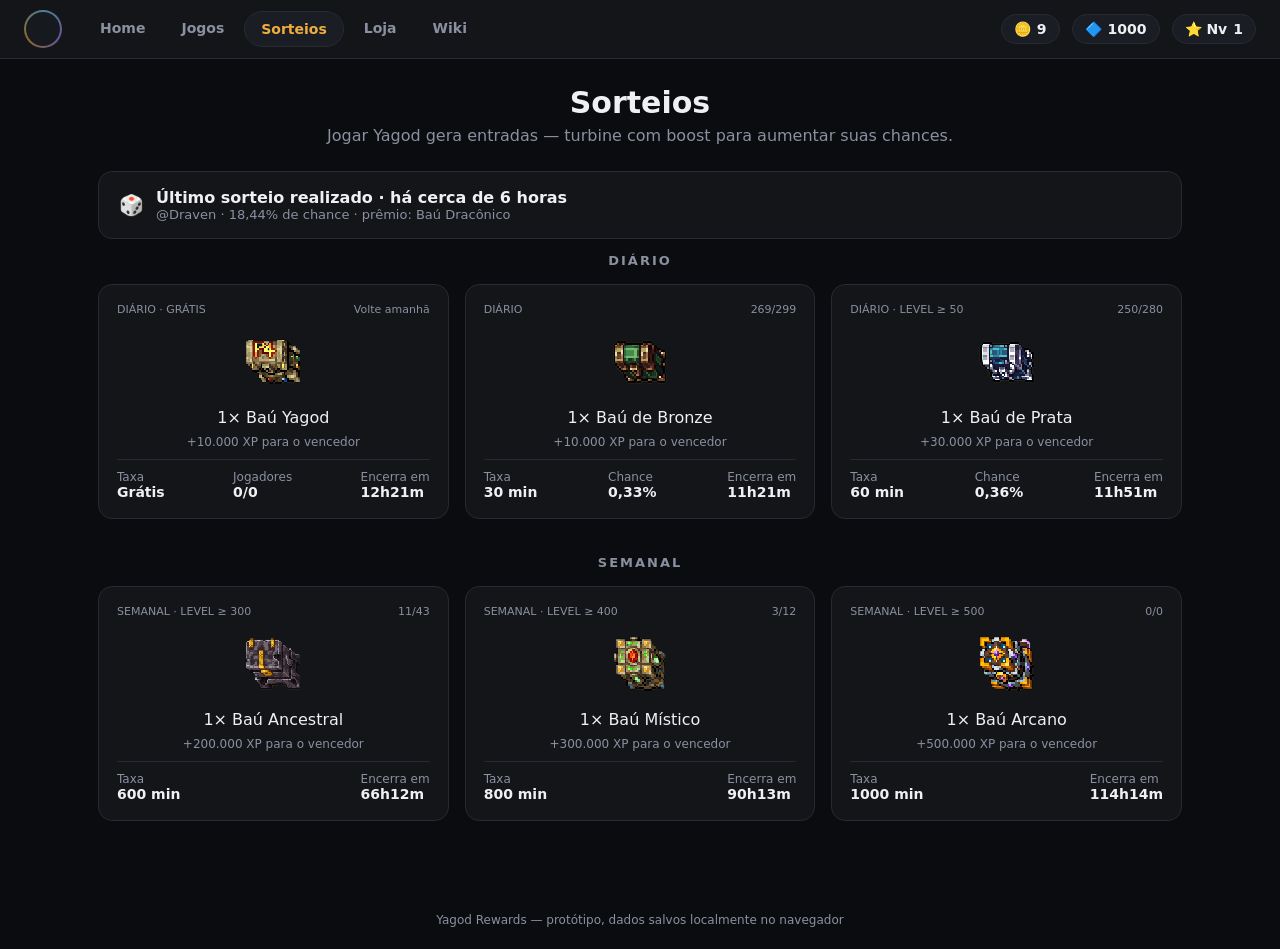
<file: sorteios.html>
<!DOCTYPE html>
<html lang="pt-BR">
<head>
<meta charset="UTF-8">
<meta name="viewport" content="width=device-width, initial-scale=1">
<title>Yagod Rewards — Sorteios</title>
<style>
:root{
  --bg:#0b0c0f; --panel:#131519; --panel2:#1a1d23; --border:#262a32;
  --gold:#f0ac3f; --gold2:#c98a1f; --text:#eef0f3; --muted:#8a90a0;
  --twitch:#9146ff; --kick:#53fc18; --youtube:#ff3b3b; --green:#3ec97a; --danger:#e0555a;
}
*{box-sizing:border-box;}
html{scroll-padding-top:70px;}
body{margin:0;background:var(--bg);color:var(--text);font-family:'Segoe UI',system-ui,-apple-system,sans-serif;}
a{color:inherit;text-decoration:none;}

/* header */
header{position:sticky;top:0;z-index:20;display:flex;align-items:center;gap:16px;padding:10px 24px;background:var(--panel);border-bottom:1px solid var(--border);flex-wrap:wrap;}
.brand{display:flex;align-items:center;gap:10px;}
.avatar{width:38px;height:38px;border-radius:50%;background:conic-gradient(#7cd9ff,#a78bfa,#f0ac3f,#7cd9ff);padding:2px;}
.avatar i{display:block;width:100%;height:100%;border-radius:50%;background:var(--panel2);}
nav.mainnav{display:flex;gap:4px;margin-left:6px;flex-wrap:wrap;}
nav.mainnav a{padding:9px 16px;border-radius:20px;font-size:14px;font-weight:600;color:var(--muted);}
nav.mainnav a.active{background:var(--panel2);color:var(--gold);border:1px solid var(--border);}
.stats{margin-left:auto;display:flex;gap:12px;align-items:center;font-weight:700;font-size:14px;flex-wrap:wrap;}
.stat{display:flex;align-items:center;gap:6px;background:var(--panel2);padding:6px 12px;border-radius:20px;border:1px solid var(--border);}

main{max-width:1120px;margin:0 auto;padding:26px 18px 70px;}

/* generic */
.hero{text-align:center;margin-bottom:26px;}
.hero h1{font-size:clamp(26px,4vw,36px);margin:0 0 6px;font-weight:800;}
.hero h1 span{color:var(--gold);}
.hero p{color:var(--muted);margin:0;}
h2.pagetitle{font-size:30px;font-weight:800;margin:0 0 6px;}
p.pagesub{color:var(--muted);margin:0 0 26px;}

.banner{display:flex;justify-content:space-between;align-items:center;gap:14px;background:var(--panel);border:1px solid var(--border);border-radius:14px;padding:16px 20px;margin-bottom:14px;flex-wrap:wrap;}
.banner .info{display:flex;gap:12px;align-items:center;}
.banner .title{font-weight:700;}
.banner .sub{color:var(--muted);font-size:13px;}
.banner.warn{border-color:#4a3413;background:#1b170d;}

button.cta{background:linear-gradient(180deg,var(--gold),var(--gold2));border:none;color:#241a05;font-weight:800;padding:10px 18px;border-radius:10px;cursor:pointer;font-size:14px;}
button.cta.ghost{background:var(--panel2);color:var(--text);border:1px solid var(--border);}
button.cta:disabled{opacity:.45;cursor:default;}
button.cta:active{transform:scale(.97);}

h2.section{text-align:center;color:var(--muted);font-size:13px;letter-spacing:2px;font-weight:700;margin:36px 0 16px;text-transform:uppercase;}

.grid3{display:grid;grid-template-columns:repeat(auto-fit,minmax(250px,1fr));gap:16px;}
.grid2{display:grid;grid-template-columns:repeat(auto-fit,minmax(300px,1fr));gap:16px;}

/* home goal cards */
.card{background:var(--panel);border:1px solid var(--border);border-radius:16px;padding:18px;text-align:center;}
.plat{display:flex;align-items:center;justify-content:center;gap:8px;font-weight:700;margin-bottom:12px;}
.plat .dot{width:8px;height:8px;border-radius:50%;background:var(--muted);}
.plat .dot.live{background:var(--green);box-shadow:0 0 6px var(--green);}
.ring{width:140px;height:140px;border-radius:50%;margin:0 auto 12px;display:flex;align-items:center;justify-content:center;position:relative;}
.ring::before{content:"";position:absolute;inset:8px;border-radius:50%;background:var(--panel);}
.ring b{position:relative;font-size:22px;}
.ring small{position:absolute;bottom:34px;font-size:10px;color:var(--muted);}
.chestbtn{background:var(--panel2);border:1px solid var(--border);color:var(--text);padding:8px 16px;border-radius:10px;font-weight:700;cursor:pointer;width:100%;}
.small{font-size:12px;color:var(--muted);margin-top:8px;}

/* podium / ranking */
.podium{display:flex;justify-content:center;align-items:flex-end;gap:26px;margin-bottom:24px;flex-wrap:wrap;}
.podium .p{text-align:center;}
.podium .av{width:74px;height:74px;border-radius:50%;background:var(--panel2);border:3px solid var(--border);display:flex;align-items:center;justify-content:center;font-size:28px;margin:0 auto 6px;}
.podium .p1 .av{width:96px;height:96px;border-color:var(--gold);}
.podium .p2 .av{border-color:#7cb0ff;}
.podium .p3 .av{border-color:#ff9f5c;}
.podium .badge{font-size:11px;color:var(--muted);}
.rank{display:flex;flex-direction:column;gap:10px;}
.rankrow{display:flex;align-items:center;gap:12px;background:var(--panel);border:1px solid var(--border);border-radius:12px;padding:10px 16px;}
.rankrow .pos{width:26px;font-weight:800;color:var(--muted);}
.rankrow .name{flex:1;font-weight:700;}
.rankrow .lvl{color:var(--muted);font-size:13px;}

/* missions */
.missions{display:flex;flex-direction:column;gap:12px;}
.mission{background:var(--panel);border:1px solid var(--border);border-radius:14px;padding:14px 18px;display:flex;align-items:center;gap:14px;flex-wrap:wrap;}
.mission .rarity{font-size:10px;font-weight:800;padding:3px 8px;border-radius:8px;text-transform:uppercase;}
.rarity.comum{background:#2a3040;color:#9db1e8;}
.rarity.incomum{background:#1f3d2c;color:#5fd68a;}
.rarity.raro{background:#2c3d5a;color:#6fb4ff;}
.rarity.epico{background:#3a2a52;color:#c48bff;}
.rarity.lendario{background:#4a3413;color:var(--gold);}
.mission .body{flex:1;min-width:180px;}
.mission .name{font-weight:700;margin-bottom:6px;}
.bar{height:8px;border-radius:6px;background:var(--panel2);overflow:hidden;}
.bar i{display:block;height:100%;background:var(--gold);}

/* shop / games / sorteios cards */
.shopcard,.gamecard,.sorteiocard{background:var(--panel);border:1px solid var(--border);border-radius:14px;padding:18px;text-align:center;}
.shopcard .ico,.gamecard .ico{font-size:34px;margin-bottom:8px;}
.shopcard .name,.gamecard .name{font-weight:700;margin-bottom:2px;}
.shopcard .price{color:var(--gold);font-weight:800;margin:10px 0;}
.gamecard{text-align:left;}
.tagrow{display:flex;gap:8px;margin-bottom:10px;}
.tag{font-size:10px;font-weight:800;padding:3px 8px;border-radius:8px;background:var(--panel2);color:var(--muted);text-transform:uppercase;}
.tag.live{background:#3a1414;color:#ff7676;}

.sorteiocard{text-align:left;}
.sorteiocard .badge-top{display:flex;justify-content:space-between;font-size:11px;color:var(--muted);margin-bottom:10px;}
.sorteiocard img.prize,.sorteiocard .prizebox{font-size:44px;text-align:center;margin:14px 0;}
.metarow{display:flex;justify-content:space-between;font-size:12px;color:var(--muted);border-top:1px solid var(--border);padding-top:10px;margin-top:10px;}
.metarow b{display:block;color:var(--text);font-size:14px;}

/* wiki */
.wikiwrap{display:flex;gap:28px;align-items:flex-start;}
.wikinav{width:230px;flex-shrink:0;display:flex;flex-direction:column;gap:2px;position:sticky;top:80px;}
.wikinav a{padding:9px 12px;border-radius:8px;color:var(--muted);font-size:14px;}
.wikinav a.active{background:var(--panel2);color:var(--gold);font-weight:700;}
.wikicontent{flex:1;min-width:0;}
.wikipane{display:none;}
.wikipane.active{display:block;}
.wikipane h3{font-size:24px;margin-top:0;}
.callout{background:var(--panel2);border:1px solid var(--border);border-left:3px solid var(--gold);border-radius:8px;padding:14px 16px;margin:16px 0;}
.wikipane ul{padding-left:20px;}
.wikipane li{margin-bottom:6px;}

/* modal */
.modalbg{position:fixed;inset:0;background:rgba(0,0,0,.6);display:none;align-items:center;justify-content:center;z-index:50;padding:16px;}
.modalbg.show{display:flex;}
.modal{background:var(--panel);border:1px solid var(--border);border-radius:16px;padding:20px;max-width:520px;width:100%;max-height:85vh;overflow:auto;}
.streakbox{display:flex;justify-content:space-between;align-items:center;background:var(--panel2);border-radius:10px;padding:12px 16px;margin-bottom:14px;}
.cal{display:grid;grid-template-columns:repeat(7,1fr);gap:6px;}
.day{background:var(--panel2);border:1px solid var(--border);border-radius:8px;padding:6px 2px;text-align:center;font-size:10px;}
.day.done{border-color:var(--gold);color:var(--gold);}
.day.today{outline:2px solid var(--gold);}
.day b{display:block;font-size:12px;}
.closeb{float:right;background:none;border:none;color:var(--muted);font-size:20px;cursor:pointer;}

.toast{position:fixed;bottom:24px;left:50%;transform:translateX(-50%);background:var(--panel2);border:1px solid var(--gold);padding:10px 18px;border-radius:10px;font-weight:700;opacity:0;transition:opacity .3s;pointer-events:none;z-index:60;}
.toast.show{opacity:1;}

footer{text-align:center;color:var(--muted);font-size:12px;padding:22px;}


.avatarBtn{background:none;border:none;padding:0;cursor:pointer;}
.avatar.guest{opacity:.55;}
.dropdown{position:absolute;top:52px;left:0;width:280px;background:var(--panel);border:1px solid var(--border);border-radius:16px;padding:0;box-shadow:0 12px 30px rgba(0,0,0,.5);display:none;z-index:30;overflow:hidden;}
.dropdown.show{display:block;}
.dropdown .ddHead{padding:18px;text-align:center;border-bottom:1px solid var(--border);}
.dropdown .ddHead .avatar{width:64px;height:64px;margin:0 auto 8px;}
.dropdown .ddName{font-weight:800;}
.dropdown .ddLvl{color:var(--gold);font-size:12px;font-weight:700;margin-top:2px;}
.dropdown .ddXpBar{height:5px;background:var(--panel2);border-radius:4px;margin:10px 14px 4px;overflow:hidden;}
.dropdown .ddXpBar i{display:block;height:100%;background:var(--gold);}
.dropdown .ddXpLabel{font-size:11px;color:var(--muted);padding:0 14px 12px;text-align:center;}
.dropdown .ddLabel{font-size:11px;color:var(--muted);letter-spacing:1px;text-transform:uppercase;padding:10px 14px 4px;}
.dropdown .ddWallet{display:flex;gap:10px;padding:6px 14px 12px;}
.dropdown .ddWallet .chip{flex:1;background:var(--panel2);border:1px solid var(--border);border-radius:10px;padding:8px;text-align:center;font-weight:700;font-size:13px;}
.dropdown .ddItem{display:flex;align-items:center;gap:10px;padding:10px 14px;cursor:pointer;border-top:1px solid var(--border);}
.dropdown .ddItem:hover{background:var(--panel2);}
.dropdown .ddItem .ic{font-size:17px;width:20px;text-align:center;}
.dropdown .ddItem .txt{flex:1;}
.dropdown .ddItem .txt b{display:block;font-size:13px;font-weight:700;}
.dropdown .ddItem .txt small{color:var(--muted);font-size:11px;}
.dropdown .ddBadge{background:var(--gold);color:#241a05;font-weight:800;font-size:11px;border-radius:10px;padding:2px 8px;}
.dropdown .ddFooter{padding:8px 6px;border-top:1px solid var(--border);}
.dropdown .ddFooter a,.dropdown .ddFooter button{display:flex;align-items:center;gap:8px;width:100%;text-align:left;background:none;border:none;color:var(--text);font-size:14px;padding:10px 10px;cursor:pointer;font-weight:600;border-radius:8px;}
.dropdown .ddFooter a:hover,.dropdown .ddFooter button:hover{background:var(--panel2);}
.dropdown .ddFooter .danger{color:var(--danger);}
.dropdown .guestBox{padding:22px 18px;text-align:center;}
.dropdown .guestBox .avatar{width:56px;height:56px;margin:0 auto 12px;opacity:.6;}
.dropdown .guestBox button{width:100%;margin-top:12px;}
.loginInput{width:100%;padding:10px 12px;border-radius:10px;border:1px solid var(--border);background:var(--panel2);color:var(--text);font-size:14px;margin:12px 0;}

.profileHero{text-align:center;margin-bottom:22px;}
.profileAvatar{width:110px;height:110px;border-radius:50%;background:conic-gradient(#7cd9ff,#a78bfa,#f0ac3f,#7cd9ff);padding:4px;margin:0 auto 10px;}
.profileAvatar i{display:block;width:100%;height:100%;border-radius:50%;background:var(--panel2);}
.lvlBadge{display:inline-block;background:var(--panel2);border:1px solid var(--gold);color:var(--gold);font-weight:800;font-size:12px;padding:3px 12px;border-radius:20px;margin-bottom:8px;}
.profileHero h1{font-size:28px;margin:6px 0 2px;font-weight:800;color:#c9b3ff;}
.profileHero .memberline{color:var(--muted);font-size:13px;}
.xpToNext{color:var(--muted);font-size:13px;margin-top:6px;}
.statgrid{display:grid;grid-template-columns:repeat(3,1fr);gap:12px;margin:20px 0;}
.statbox{background:var(--panel);border:1px solid var(--border);border-radius:12px;padding:14px;text-align:center;}
.statbox .lbl{font-size:11px;color:var(--muted);letter-spacing:1px;text-transform:uppercase;}
.statbox .val{font-size:20px;font-weight:800;margin-top:4px;}
.walletgrid{display:grid;grid-template-columns:repeat(2,1fr);gap:14px;margin-bottom:18px;}
.walletcard{background:var(--panel);border:1px solid var(--border);border-radius:14px;padding:16px;}
.walletcard .lbl{color:var(--muted);font-size:12px;display:flex;justify-content:space-between;align-items:center;}
.walletcard .val{font-size:24px;font-weight:800;margin-top:6px;}
.connrow{display:flex;gap:10px;flex-wrap:wrap;margin-bottom:16px;}
.connchip{flex:1;min-width:150px;background:var(--panel);border:1px solid var(--border);border-radius:12px;padding:12px 14px;display:flex;align-items:center;gap:10px;}
.connchip .plico{width:26px;height:26px;border-radius:50%;display:flex;align-items:center;justify-content:center;font-size:13px;color:#fff;flex-shrink:0;}
.connchip.twitch .plico{background:#9146ff;}
.connchip.kick .plico{background:#53fc18;color:#111;}
.connchip.youtube .plico{background:#ff3b3b;}
.connchip .info{flex:1;min-width:0;}
.connchip .info b{display:block;font-size:13px;}
.connchip .info small{color:var(--muted);font-size:11px;}
.connchip button{background:var(--panel2);border:1px solid var(--border);color:var(--text);font-size:12px;font-weight:700;padding:6px 12px;border-radius:8px;cursor:pointer;}
.menu-list button.menuitem{display:flex;align-items:center;gap:12px;padding:14px 16px;background:var(--panel);border:1px solid var(--border);border-radius:12px;margin-bottom:8px;cursor:pointer;color:var(--text);font-size:14px;font-weight:700;text-align:left;width:100%;}
.menu-list .ic{font-size:18px;width:24px;}
.menu-list .sub{color:var(--muted);font-size:12px;font-weight:400;display:block;margin-top:2px;}
.menu-list .right{margin-left:auto;color:var(--muted);}

.prizebox img.bau, .ico img.bau { image-rendering:pixelated; display:block; margin:0 auto; }
.sorteiocard .prizebox img.bau { width:64px; height:64px; }
.shopcard .ico img.bau { width:48px; height:48px; }
.banner img.bau { width:40px; height:40px; image-rendering:pixelated; flex-shrink:0; }
.chestbtn img.bau { width:18px; height:18px; vertical-align:middle; margin-right:6px; image-rendering:pixelated; }
.wikibaurow{display:flex;gap:14px;justify-content:center;margin:16px 0;flex-wrap:wrap;}
.wikibaurow div{text-align:center;font-size:11px;color:var(--muted);}
.wikibaurow img.bau{width:48px;height:48px;image-rendering:pixelated;display:block;margin:0 auto 4px;}
</style>
</head>
<body>

<header>
  <div class="brand" style="position:relative">
    <button class="avatarBtn" id="avatarBtn"><div class="avatar" id="avatarRing"><i></i></div></button>
    <div class="dropdown" id="profileDropdown"></div>
  </div>
  <nav class="mainnav">
    <a href="index.html">Home</a>
    <a href="jogos.html">Jogos</a>
    <a href="sorteios.html" class="active">Sorteios</a>
    <a href="loja.html">Loja</a>
    <a href="wiki.html">Wiki</a>
  </nav>
  <div class="stats">
    <div class="stat">🪙 <span id="tyCount">0</span></div>
    <div class="stat">🔷 <span id="tokCount">0</span></div>
    <div class="stat" id="openMonthly" style="cursor:pointer">⭐ Nv <span id="lvlCount">1</span></div>
  </div>
</header>

<main>
  <div class="hero">
    <h2 class="pagetitle">Sorteios</h2>
    <p class="pagesub">Jogar Yagod gera entradas — turbine com boost para aumentar suas chances.</p>
  </div>

  <div class="banner">
    <div class="info">
      <span style="font-size:20px">🎲</span>
      <div>
        <div class="title">Último sorteio realizado · há cerca de 6 horas</div>
        <div class="sub">@Draven · 18,44% de chance · prêmio: Baú Dracônico</div>
      </div>
    </div>
  </div>

  <h2 class="section" style="margin-top:0">Diário</h2>
  <div class="grid3">
    <div class="sorteiocard">
      <div class="badge-top"><span>DIÁRIO · GRÁTIS</span><span>Volte amanhã</span></div>
      <div class="prizebox"><img class="bau" src="[data-uri]" alt="Baú Yagod"></div>
      <div class="name" style="text-align:center">1× Baú Yagod</div>
      <div class="small" style="text-align:center">+10.000 XP para o vencedor</div>
      <div class="metarow"><span>Taxa<br><b>Grátis</b></span><span>Jogadores<br><b>0/0</b></span><span>Encerra em<br><b>12h21m</b></span></div>
    </div>
    <div class="sorteiocard">
      <div class="badge-top"><span>DIÁRIO</span><span>269/299</span></div>
      <div class="prizebox"><img class="bau" src="[data-uri]" alt="Baú de Bronze"></div>
      <div class="name" style="text-align:center">1× Baú de Bronze</div>
      <div class="small" style="text-align:center">+10.000 XP para o vencedor</div>
      <div class="metarow"><span>Taxa<br><b>30 min</b></span><span>Chance<br><b>0,33%</b></span><span>Encerra em<br><b>11h21m</b></span></div>
    </div>
    <div class="sorteiocard">
      <div class="badge-top"><span>DIÁRIO · LEVEL ≥ 50</span><span>250/280</span></div>
      <div class="prizebox"><img class="bau" src="[data-uri]" alt="Baú de Prata"></div>
      <div class="name" style="text-align:center">1× Baú de Prata</div>
      <div class="small" style="text-align:center">+30.000 XP para o vencedor</div>
      <div class="metarow"><span>Taxa<br><b>60 min</b></span><span>Chance<br><b>0,36%</b></span><span>Encerra em<br><b>11h51m</b></span></div>
    </div>
  </div>

  <h2 class="section">Semanal</h2>
  <div class="grid3">
    <div class="sorteiocard">
      <div class="badge-top"><span>SEMANAL · LEVEL ≥ 300</span><span>11/43</span></div>
      <div class="prizebox"><img class="bau" src="[data-uri]" alt="Baú Ancestral"></div>
      <div class="name" style="text-align:center">1× Baú Ancestral</div>
      <div class="small" style="text-align:center">+200.000 XP para o vencedor</div>
      <div class="metarow"><span>Taxa<br><b>600 min</b></span><span>Encerra em<br><b>66h12m</b></span></div>
    </div>
    <div class="sorteiocard">
      <div class="badge-top"><span>SEMANAL · LEVEL ≥ 400</span><span>3/12</span></div>
      <div class="prizebox"><img class="bau" src="[data-uri]" alt="Baú Místico"></div>
      <div class="name" style="text-align:center">1× Baú Místico</div>
      <div class="small" style="text-align:center">+300.000 XP para o vencedor</div>
      <div class="metarow"><span>Taxa<br><b>800 min</b></span><span>Encerra em<br><b>90h13m</b></span></div>
    </div>
    <div class="sorteiocard">
      <div class="badge-top"><span>SEMANAL · LEVEL ≥ 500</span><span>0/0</span></div>
      <div class="prizebox"><img class="bau" src="[data-uri]" alt="Baú Arcano"></div>
      <div class="name" style="text-align:center">1× Baú Arcano</div>
      <div class="small" style="text-align:center">+500.000 XP para o vencedor</div>
      <div class="metarow"><span>Taxa<br><b>1000 min</b></span><span>Encerra em<br><b>114h14m</b></span></div>
    </div>
  </div>
</main>

<footer>Yagod Rewards — protótipo, dados salvos localmente no navegador</footer>

<div class="modalbg" id="modalBg">
  <div class="modal">
    <button class="closeb" id="closeModal">×</button>
    <h3>Recompensa Mensal</h3>
    <div class="streakbox">
      <div><div class="small">Streak atual</div><b id="streakVal">0 dias</b></div>
      <button class="cta" id="collectBtn">Coletar hoje</button>
    </div>
    <div class="cal" id="calGrid"></div>
  </div>
</div>

<div class="modalbg" id="loginModalBg">
  <div class="modal" style="max-width:360px">
    <button class="closeb" id="closeLoginModal">×</button>
    <h3>Entrar com Twitch</h3>
    <p class="small">Simulação de login — informe um usuário da Twitch pra criar seu perfil.</p>
    <input type="text" id="loginHandleInput" class="loginInput" placeholder="seu_usuario_twitch">
    <button class="cta" id="doLoginBtn" style="width:100%">Entrar</button>
  </div>
</div>
<div class="toast" id="toast"></div>

<script>
(function(){
  const KEY = 'yagod_state_v1';
  const DEFAULT_STATE = {
    ty: 9,
    tok: 1000,
    xp: 0,
    lvl: 1,
    chest: 1,
    goals: {
      twitch:  { min: 20, next: 120 },
      kick:    { min: 0,  next: 120 },
      youtube: { min: 0,  next: 120 }
    },
    missions: [
      { name: 'Jogue Yagod por 30 min', rarity: 'comum',   prog: 0, target: 30, reward: '50 Tyron Coins' },
      { name: 'Vença 1 partida ranqueada', rarity: 'raro',   prog: 0, target: 1,  reward: '1 Chave de Rubi' },
      { name: 'Abra 2 baús', rarity: 'incomum', prog: 0, target: 2,  reward: '100 Tokens' }
    ],
    streak: 2,
    calDone: [1,2],
    lastCollect: null,
    username: null,
    premium: false,
    memberSince: null,
    watchedHours: 139,
    positionRank: 313,
    xpTotal: 24152,
    xpNext: 24702,
    connections: {
      twitch:  { connected: false, handle: null, hours: 0 },
      kick:    { connected: false, handle: null },
      youtube: { connected: false, handle: null }
    }
  };

  function load(){
    try{
      const raw = localStorage.getItem(KEY);
      if(!raw) return JSON.parse(JSON.stringify(DEFAULT_STATE));
      return Object.assign(JSON.parse(JSON.stringify(DEFAULT_STATE)), JSON.parse(raw));
    }catch(e){ return JSON.parse(JSON.stringify(DEFAULT_STATE)); }
  }
  function save(){ try{ localStorage.setItem(KEY, JSON.stringify(window.YGD.state)); }catch(e){} }

  window.YGD = {
    state: load(),
    save: save,
    toast: function(msg){
      const t = document.getElementById('toast');
      if(!t) return;
      t.textContent = msg;
      t.classList.add('show');
      clearTimeout(window.__ygdToastTimer);
      window.__ygdToastTimer = setTimeout(()=>t.classList.remove('show'), 1800);
    },
    renderHeader: function(){
      const st = this.state;
      const ty = document.getElementById('tyCount');
      const tok = document.getElementById('tokCount');
      const lvl = document.getElementById('lvlCount');
      if(ty) ty.textContent = st.ty;
      if(tok) tok.textContent = st.tok;
      if(lvl) lvl.textContent = st.lvl;
      const ring = document.getElementById('avatarRing');
      if(ring) ring.classList.toggle('guest', !st.username);
      this.renderDropdown();
      if(typeof window.__renderProfilePage === 'function') window.__renderProfilePage();
    },
    RANKING: [
      {pos:1, name:'Draven', lvl:457, ic:'🐉'},
      {pos:2, name:'Kael',   lvl:437, ic:'🛡️'},
      {pos:3, name:'Sylas',  lvl:400, ic:'🏹'},
      {pos:4, name:'Mira',   lvl:335, ic:'🗡️'},
      {pos:5, name:'Orin',   lvl:335, ic:'🔥'},
      {pos:6, name:'Vex',    lvl:332, ic:'⚔️'},
      {pos:7, name:'Talia',  lvl:323, ic:'🌙'},
      {pos:8, name:'Bram',   lvl:323, ic:'🪓'},
      {pos:9, name:'Nyra',   lvl:322, ic:'✨'},
      {pos:10,name:'Ezra',   lvl:308, ic:'🎯'}
    ],
    login: function(handle){
      handle = (handle||'').trim().replace(/^@/,'');
      if(!handle) return false;
      const st = this.state;
      const meses = ['jan','fev','mar','abr','mai','jun','jul','ago','set','out','nov','dez'];
      const d = new Date();
      st.username = handle;
      st.premium = true;
      st.memberSince = meses[d.getMonth()] + '/' + d.getFullYear();
      st.connections.twitch = { connected:true, handle: handle, hours: st.watchedHours };
      this.save();
      this.renderHeader();
      return true;
    },
    logout: function(){
      const st = this.state;
      st.username = null;
      st.premium = false;
      st.memberSince = null;
      st.connections = {
        twitch:  { connected:false, handle:null, hours:0 },
        kick:    { connected:false, handle:null },
        youtube: { connected:false, handle:null }
      };
      this.save();
    },
    linkPlatform: function(key, label){
      const handle = window.prompt('Informe seu usuário da ' + label + ':');
      if(!handle) return;
      this.state.connections[key] = { connected:true, handle: handle.trim().replace(/^@/,''), hours: 0 };
      this.save();
      this.toast(label + ' vinculada com sucesso!');
      if(typeof window.__renderProfilePage === 'function') window.__renderProfilePage();
      this.renderDropdown();
    },
    renderDropdown: function(){
      const el = document.getElementById('profileDropdown');
      if(!el) return;
      const st = this.state;
      if(!st.username){
        el.innerHTML = `
          <div class="guestBox">
            <div class="avatar" style="margin:0 auto"><i></i></div>
            <div style="font-weight:700;margin-top:10px">Você ainda não entrou</div>
            <div class="small">Entre com sua conta da Twitch pra criar seu perfil.</div>
            <button class="cta" id="ddLoginBtn">Entrar com Twitch</button>
          </div>`;
        const b = document.getElementById('ddLoginBtn');
        if(b) b.addEventListener('click', ()=>{ el.classList.remove('show'); openLoginModal(); });
        return;
      }
      const pct = Math.min(100, Math.round(st.xpTotal/st.xpNext*100));
      const pendingMissions = st.missions.filter(m=>m.prog < m.target).length;
      const today = new Date().toISOString().slice(0,10);
      const checkinDone = st.lastCollect === today;
      el.innerHTML = `
        <div class="ddHead">
          <div class="avatar"><i></i></div>
          <div class="ddName">${st.username}</div>
          <div class="ddLvl">NÍVEL ${st.lvl}</div>
          <div class="ddXpBar"><i style="width:${pct}%"></i></div>
          <div class="ddXpLabel">${st.xpTotal.toLocaleString('pt-BR')} / ${st.xpNext.toLocaleString('pt-BR')} XP</div>
        </div>
        <div class="ddLabel">Carteira</div>
        <div class="ddWallet">
          <div class="chip">🪙 ${st.ty}</div>
          <div class="chip">🔷 ${st.tok}</div>
        </div>
        <div class="ddLabel">Seu dia</div>
        <div class="ddItem" id="ddCheckin">
          <span class="ic">🎁</span>
          <div class="txt"><b>Check-in diário</b><small>${checkinDone ? 'Já resgatado hoje' : 'Disponível agora'}</small></div>
        </div>
        <div class="ddItem" id="ddMissions">
          <span class="ic">🎯</span>
          <div class="txt"><b>Missões diárias</b><small>${pendingMissions} pendente(s)</small></div>
          ${pendingMissions>0 ? '<span class="ddBadge">'+pendingMissions+'</span>' : ''}
        </div>
        <div class="ddItem" id="ddInventory">
          <span class="ic">📦</span>
          <div class="txt"><b>Inventário</b><small>${st.chest} baú(s) para abrir</small></div>
          ${st.chest>0 ? '<span class="ddBadge">'+st.chest+'</span>' : ''}
        </div>
        <div class="ddFooter">
          <a href="perfil.html">👤 Perfil</a>
          <button class="danger" id="ddLogout">⎋ Sair</button>
        </div>
      `;
      const ci = document.getElementById('ddCheckin');
      if(ci) ci.addEventListener('click', ()=>{ el.classList.remove('show'); const mb=document.getElementById('modalBg'); if(mb) mb.classList.add('show'); });
      const mi = document.getElementById('ddMissions');
      if(mi) mi.addEventListener('click', ()=>{ window.location.href = 'missoes.html'; });
      const inv = document.getElementById('ddInventory');
      if(inv) inv.addEventListener('click', ()=>{ window.location.href = 'index.html#chestBanner'; });
      const lo = document.getElementById('ddLogout');
      if(lo) lo.addEventListener('click', ()=>{ this.logout(); this.renderHeader(); this.renderDropdown(); el.classList.remove('show'); window.location.href = 'index.html'; });
    }
  };

  document.addEventListener('DOMContentLoaded', function(){
    window.YGD.renderHeader();

    // monthly reward modal (present in every page via header click)
    const trigger = document.getElementById('openMonthly');
    const modalBg = document.getElementById('modalBg');
    if(trigger && modalBg){
      trigger.addEventListener('click', ()=> modalBg.classList.add('show'));
      const closeb = document.getElementById('closeModal');
      if(closeb) closeb.addEventListener('click', ()=> modalBg.classList.remove('show'));
      modalBg.addEventListener('click', (e)=>{ if(e.target === modalBg) modalBg.classList.remove('show'); });
      renderCalendar();
      const collectBtn = document.getElementById('collectBtn');
      if(collectBtn){
        collectBtn.addEventListener('click', ()=>{
          const st = window.YGD.state;
          const today = new Date().toISOString().slice(0,10);
          if(st.lastCollect === today){ window.YGD.toast('Já coletado hoje'); return; }
          st.streak += 1;
          st.calDone.push(st.streak);
          st.lastCollect = today;
          st.ty += 1;
          window.YGD.save();
          window.YGD.renderHeader();
          renderCalendar();
          window.YGD.toast('Recompensa coletada! +1 Tyron Coin');
        });
      }
    }

    // dropdown de perfil (abre/fecha)
    const avatarBtn = document.getElementById('avatarBtn');
    const dropdownEl = document.getElementById('profileDropdown');
    if(avatarBtn && dropdownEl){
      avatarBtn.addEventListener('click', (e)=>{
        e.stopPropagation();
        dropdownEl.classList.toggle('show');
      });
      document.addEventListener('click', (e)=>{
        if(!dropdownEl.contains(e.target) && e.target !== avatarBtn){
          dropdownEl.classList.remove('show');
        }
      });
    }

    // modal de login (Entrar com Twitch)
    window.openLoginModal = function(){
      const bg = document.getElementById('loginModalBg');
      if(bg) bg.classList.add('show');
      const input = document.getElementById('loginHandleInput');
      if(input){ input.value=''; input.focus(); }
    };
    const loginBg = document.getElementById('loginModalBg');
    const closeLoginBtn = document.getElementById('closeLoginModal');
    const doLoginBtn = document.getElementById('doLoginBtn');
    const loginInput = document.getElementById('loginHandleInput');
    if(loginBg){
      if(closeLoginBtn) closeLoginBtn.addEventListener('click', ()=> loginBg.classList.remove('show'));
      loginBg.addEventListener('click', (e)=>{ if(e.target===loginBg) loginBg.classList.remove('show'); });
    }
    function attemptLogin(){
      const handle = loginInput ? loginInput.value : '';
      if(!handle || !handle.trim()){ window.YGD.toast('Digite um usuário da Twitch'); return; }
      window.YGD.login(handle);
      loginBg.classList.remove('show');
      window.YGD.toast('Bem-vindo, ' + window.YGD.state.username + '!');
    }
    if(doLoginBtn) doLoginBtn.addEventListener('click', attemptLogin);
    if(loginInput) loginInput.addEventListener('keydown', (e)=>{ if(e.key==='Enter') attemptLogin(); });
  });

  function renderCalendar(){
    const st = window.YGD.state;
    const streakVal = document.getElementById('streakVal');
    if(streakVal) streakVal.textContent = st.streak + ' dias';
    const grid = document.getElementById('calGrid');
    if(!grid) return;
    grid.innerHTML = '';
    for(let d=1; d<=28; d++){
      const done = st.calDone.includes(d);
      const div = document.createElement('div');
      div.className = 'day ' + (done?'done':'') + (d===st.streak+1?' today':'');
      div.innerHTML = '<b>D'+d+'</b>🎁x1';
      grid.appendChild(div);
    }
  }
})();

</script>
</body>
</html>
</file>
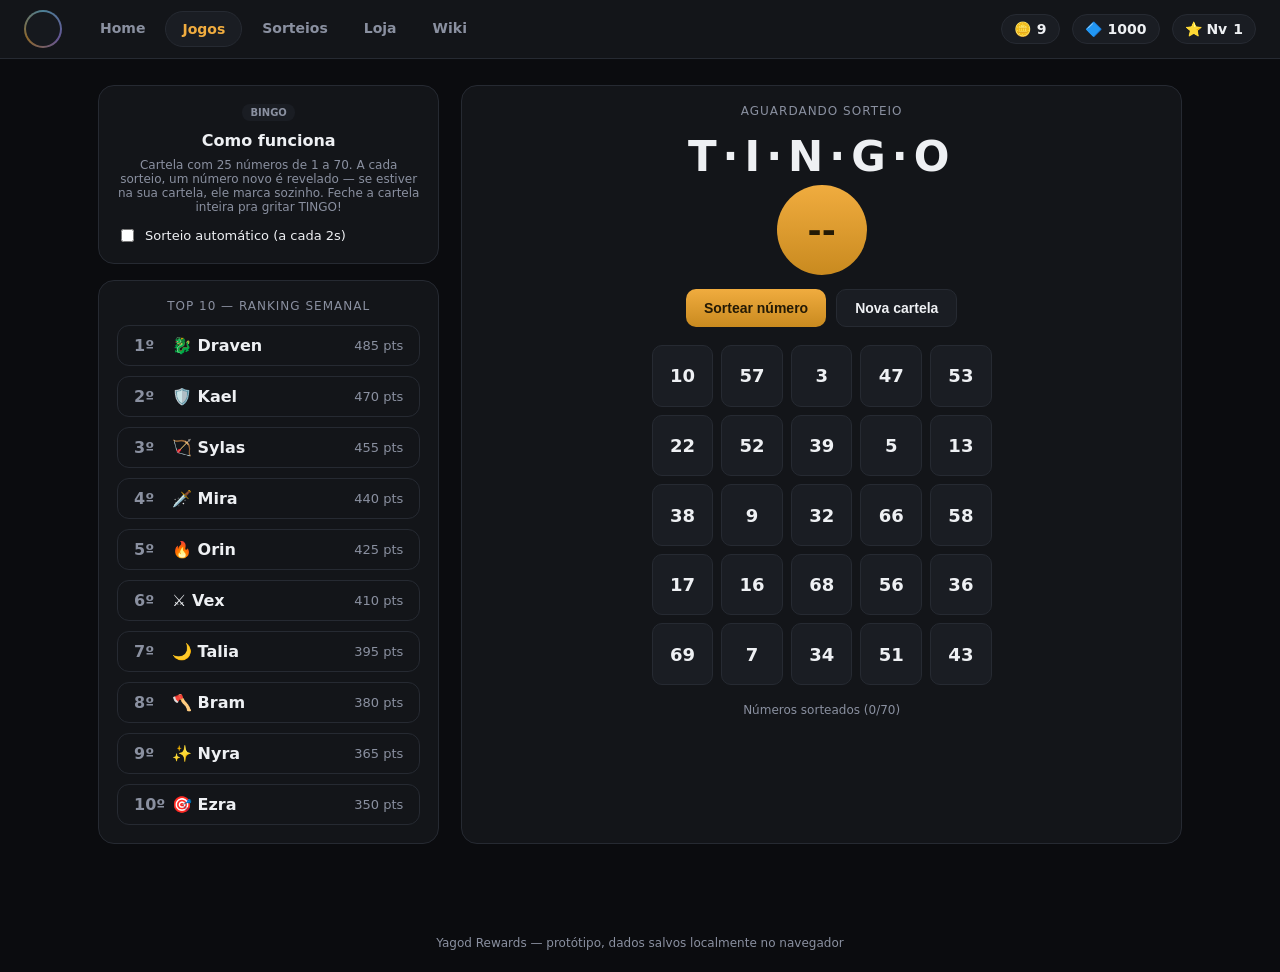
<file: tingo.html>
<!DOCTYPE html>
<html lang="pt-BR">
<head>
<meta charset="UTF-8">
<meta name="viewport" content="width=device-width, initial-scale=1">
<title>Yagod Rewards — Tingo</title>
<style>
:root{
  --bg:#0b0c0f; --panel:#131519; --panel2:#1a1d23; --border:#262a32;
  --gold:#f0ac3f; --gold2:#c98a1f; --text:#eef0f3; --muted:#8a90a0;
  --twitch:#9146ff; --kick:#53fc18; --youtube:#ff3b3b; --green:#3ec97a; --danger:#e0555a;
}
*{box-sizing:border-box;}
html{scroll-padding-top:70px;}
body{margin:0;background:var(--bg);color:var(--text);font-family:'Segoe UI',system-ui,-apple-system,sans-serif;}
a{color:inherit;text-decoration:none;}

/* header */
header{position:sticky;top:0;z-index:20;display:flex;align-items:center;gap:16px;padding:10px 24px;background:var(--panel);border-bottom:1px solid var(--border);flex-wrap:wrap;}
.brand{display:flex;align-items:center;gap:10px;}
.avatar{width:38px;height:38px;border-radius:50%;background:conic-gradient(#7cd9ff,#a78bfa,#f0ac3f,#7cd9ff);padding:2px;}
.avatar i{display:block;width:100%;height:100%;border-radius:50%;background:var(--panel2);}
nav.mainnav{display:flex;gap:4px;margin-left:6px;flex-wrap:wrap;}
nav.mainnav a{padding:9px 16px;border-radius:20px;font-size:14px;font-weight:600;color:var(--muted);}
nav.mainnav a.active{background:var(--panel2);color:var(--gold);border:1px solid var(--border);}
.stats{margin-left:auto;display:flex;gap:12px;align-items:center;font-weight:700;font-size:14px;flex-wrap:wrap;}
.stat{display:flex;align-items:center;gap:6px;background:var(--panel2);padding:6px 12px;border-radius:20px;border:1px solid var(--border);}

main{max-width:1120px;margin:0 auto;padding:26px 18px 70px;}

/* generic */
.hero{text-align:center;margin-bottom:26px;}
.hero h1{font-size:clamp(26px,4vw,36px);margin:0 0 6px;font-weight:800;}
.hero h1 span{color:var(--gold);}
.hero p{color:var(--muted);margin:0;}
h2.pagetitle{font-size:30px;font-weight:800;margin:0 0 6px;}
p.pagesub{color:var(--muted);margin:0 0 26px;}

.banner{display:flex;justify-content:space-between;align-items:center;gap:14px;background:var(--panel);border:1px solid var(--border);border-radius:14px;padding:16px 20px;margin-bottom:14px;flex-wrap:wrap;}
.banner .info{display:flex;gap:12px;align-items:center;}
.banner .title{font-weight:700;}
.banner .sub{color:var(--muted);font-size:13px;}
.banner.warn{border-color:#4a3413;background:#1b170d;}

button.cta{background:linear-gradient(180deg,var(--gold),var(--gold2));border:none;color:#241a05;font-weight:800;padding:10px 18px;border-radius:10px;cursor:pointer;font-size:14px;}
button.cta.ghost{background:var(--panel2);color:var(--text);border:1px solid var(--border);}
button.cta:disabled{opacity:.45;cursor:default;}
button.cta:active{transform:scale(.97);}

h2.section{text-align:center;color:var(--muted);font-size:13px;letter-spacing:2px;font-weight:700;margin:36px 0 16px;text-transform:uppercase;}

.grid3{display:grid;grid-template-columns:repeat(auto-fit,minmax(250px,1fr));gap:16px;}
.grid2{display:grid;grid-template-columns:repeat(auto-fit,minmax(300px,1fr));gap:16px;}

/* home goal cards */
.card{background:var(--panel);border:1px solid var(--border);border-radius:16px;padding:18px;text-align:center;}
.plat{display:flex;align-items:center;justify-content:center;gap:8px;font-weight:700;margin-bottom:12px;}
.plat .dot{width:8px;height:8px;border-radius:50%;background:var(--muted);}
.plat .dot.live{background:var(--green);box-shadow:0 0 6px var(--green);}
.ring{width:140px;height:140px;border-radius:50%;margin:0 auto 12px;display:flex;align-items:center;justify-content:center;position:relative;}
.ring::before{content:"";position:absolute;inset:8px;border-radius:50%;background:var(--panel);}
.ring b{position:relative;font-size:22px;}
.ring small{position:absolute;bottom:34px;font-size:10px;color:var(--muted);}
.chestbtn{background:var(--panel2);border:1px solid var(--border);color:var(--text);padding:8px 16px;border-radius:10px;font-weight:700;cursor:pointer;width:100%;}
.small{font-size:12px;color:var(--muted);margin-top:8px;}

/* podium / ranking */
.podium{display:flex;justify-content:center;align-items:flex-end;gap:26px;margin-bottom:24px;flex-wrap:wrap;}
.podium .p{text-align:center;}
.podium .av{width:74px;height:74px;border-radius:50%;background:var(--panel2);border:3px solid var(--border);display:flex;align-items:center;justify-content:center;font-size:28px;margin:0 auto 6px;}
.podium .p1 .av{width:96px;height:96px;border-color:var(--gold);}
.podium .p2 .av{border-color:#7cb0ff;}
.podium .p3 .av{border-color:#ff9f5c;}
.podium .badge{font-size:11px;color:var(--muted);}
.rank{display:flex;flex-direction:column;gap:10px;}
.rankrow{display:flex;align-items:center;gap:12px;background:var(--panel);border:1px solid var(--border);border-radius:12px;padding:10px 16px;}
.rankrow .pos{width:26px;font-weight:800;color:var(--muted);}
.rankrow .name{flex:1;font-weight:700;}
.rankrow .lvl{color:var(--muted);font-size:13px;}

/* missions */
.missions{display:flex;flex-direction:column;gap:12px;}
.mission{background:var(--panel);border:1px solid var(--border);border-radius:14px;padding:14px 18px;display:flex;align-items:center;gap:14px;flex-wrap:wrap;}
.mission .rarity{font-size:10px;font-weight:800;padding:3px 8px;border-radius:8px;text-transform:uppercase;}
.rarity.comum{background:#2a3040;color:#9db1e8;}
.rarity.incomum{background:#1f3d2c;color:#5fd68a;}
.rarity.raro{background:#2c3d5a;color:#6fb4ff;}
.rarity.epico{background:#3a2a52;color:#c48bff;}
.rarity.lendario{background:#4a3413;color:var(--gold);}
.mission .body{flex:1;min-width:180px;}
.mission .name{font-weight:700;margin-bottom:6px;}
.bar{height:8px;border-radius:6px;background:var(--panel2);overflow:hidden;}
.bar i{display:block;height:100%;background:var(--gold);}

/* shop / games / sorteios cards */
.shopcard,.gamecard,.sorteiocard{background:var(--panel);border:1px solid var(--border);border-radius:14px;padding:18px;text-align:center;}
.shopcard .ico,.gamecard .ico{font-size:34px;margin-bottom:8px;}
.shopcard .name,.gamecard .name{font-weight:700;margin-bottom:2px;}
.shopcard .price{color:var(--gold);font-weight:800;margin:10px 0;}
.gamecard{text-align:left;}
.tagrow{display:flex;gap:8px;margin-bottom:10px;}
.tag{font-size:10px;font-weight:800;padding:3px 8px;border-radius:8px;background:var(--panel2);color:var(--muted);text-transform:uppercase;}
.tag.live{background:#3a1414;color:#ff7676;}

.sorteiocard{text-align:left;}
.sorteiocard .badge-top{display:flex;justify-content:space-between;font-size:11px;color:var(--muted);margin-bottom:10px;}
.sorteiocard img.prize,.sorteiocard .prizebox{font-size:44px;text-align:center;margin:14px 0;}
.metarow{display:flex;justify-content:space-between;font-size:12px;color:var(--muted);border-top:1px solid var(--border);padding-top:10px;margin-top:10px;}
.metarow b{display:block;color:var(--text);font-size:14px;}

/* wiki */
.wikiwrap{display:flex;gap:28px;align-items:flex-start;}
.wikinav{width:230px;flex-shrink:0;display:flex;flex-direction:column;gap:2px;position:sticky;top:80px;}
.wikinav a{padding:9px 12px;border-radius:8px;color:var(--muted);font-size:14px;}
.wikinav a.active{background:var(--panel2);color:var(--gold);font-weight:700;}
.wikicontent{flex:1;min-width:0;}
.wikipane{display:none;}
.wikipane.active{display:block;}
.wikipane h3{font-size:24px;margin-top:0;}
.callout{background:var(--panel2);border:1px solid var(--border);border-left:3px solid var(--gold);border-radius:8px;padding:14px 16px;margin:16px 0;}
.wikipane ul{padding-left:20px;}
.wikipane li{margin-bottom:6px;}

/* modal */
.modalbg{position:fixed;inset:0;background:rgba(0,0,0,.6);display:none;align-items:center;justify-content:center;z-index:50;padding:16px;}
.modalbg.show{display:flex;}
.modal{background:var(--panel);border:1px solid var(--border);border-radius:16px;padding:20px;max-width:520px;width:100%;max-height:85vh;overflow:auto;}
.streakbox{display:flex;justify-content:space-between;align-items:center;background:var(--panel2);border-radius:10px;padding:12px 16px;margin-bottom:14px;}
.cal{display:grid;grid-template-columns:repeat(7,1fr);gap:6px;}
.day{background:var(--panel2);border:1px solid var(--border);border-radius:8px;padding:6px 2px;text-align:center;font-size:10px;}
.day.done{border-color:var(--gold);color:var(--gold);}
.day.today{outline:2px solid var(--gold);}
.day b{display:block;font-size:12px;}
.closeb{float:right;background:none;border:none;color:var(--muted);font-size:20px;cursor:pointer;}

.toast{position:fixed;bottom:24px;left:50%;transform:translateX(-50%);background:var(--panel2);border:1px solid var(--gold);padding:10px 18px;border-radius:10px;font-weight:700;opacity:0;transition:opacity .3s;pointer-events:none;z-index:60;}
.toast.show{opacity:1;}

footer{text-align:center;color:var(--muted);font-size:12px;padding:22px;}


.avatarBtn{background:none;border:none;padding:0;cursor:pointer;}
.avatar.guest{opacity:.55;}
.dropdown{position:absolute;top:52px;left:0;width:280px;background:var(--panel);border:1px solid var(--border);border-radius:16px;padding:0;box-shadow:0 12px 30px rgba(0,0,0,.5);display:none;z-index:30;overflow:hidden;}
.dropdown.show{display:block;}
.dropdown .ddHead{padding:18px;text-align:center;border-bottom:1px solid var(--border);}
.dropdown .ddHead .avatar{width:64px;height:64px;margin:0 auto 8px;}
.dropdown .ddName{font-weight:800;}
.dropdown .ddLvl{color:var(--gold);font-size:12px;font-weight:700;margin-top:2px;}
.dropdown .ddXpBar{height:5px;background:var(--panel2);border-radius:4px;margin:10px 14px 4px;overflow:hidden;}
.dropdown .ddXpBar i{display:block;height:100%;background:var(--gold);}
.dropdown .ddXpLabel{font-size:11px;color:var(--muted);padding:0 14px 12px;text-align:center;}
.dropdown .ddLabel{font-size:11px;color:var(--muted);letter-spacing:1px;text-transform:uppercase;padding:10px 14px 4px;}
.dropdown .ddWallet{display:flex;gap:10px;padding:6px 14px 12px;}
.dropdown .ddWallet .chip{flex:1;background:var(--panel2);border:1px solid var(--border);border-radius:10px;padding:8px;text-align:center;font-weight:700;font-size:13px;}
.dropdown .ddItem{display:flex;align-items:center;gap:10px;padding:10px 14px;cursor:pointer;border-top:1px solid var(--border);}
.dropdown .ddItem:hover{background:var(--panel2);}
.dropdown .ddItem .ic{font-size:17px;width:20px;text-align:center;}
.dropdown .ddItem .txt{flex:1;}
.dropdown .ddItem .txt b{display:block;font-size:13px;font-weight:700;}
.dropdown .ddItem .txt small{color:var(--muted);font-size:11px;}
.dropdown .ddBadge{background:var(--gold);color:#241a05;font-weight:800;font-size:11px;border-radius:10px;padding:2px 8px;}
.dropdown .ddFooter{padding:8px 6px;border-top:1px solid var(--border);}
.dropdown .ddFooter a,.dropdown .ddFooter button{display:flex;align-items:center;gap:8px;width:100%;text-align:left;background:none;border:none;color:var(--text);font-size:14px;padding:10px 10px;cursor:pointer;font-weight:600;border-radius:8px;}
.dropdown .ddFooter a:hover,.dropdown .ddFooter button:hover{background:var(--panel2);}
.dropdown .ddFooter .danger{color:var(--danger);}
.dropdown .guestBox{padding:22px 18px;text-align:center;}
.dropdown .guestBox .avatar{width:56px;height:56px;margin:0 auto 12px;opacity:.6;}
.dropdown .guestBox button{width:100%;margin-top:12px;}
.loginInput{width:100%;padding:10px 12px;border-radius:10px;border:1px solid var(--border);background:var(--panel2);color:var(--text);font-size:14px;margin:12px 0;}

.profileHero{text-align:center;margin-bottom:22px;}
.profileAvatar{width:110px;height:110px;border-radius:50%;background:conic-gradient(#7cd9ff,#a78bfa,#f0ac3f,#7cd9ff);padding:4px;margin:0 auto 10px;}
.profileAvatar i{display:block;width:100%;height:100%;border-radius:50%;background:var(--panel2);}
.lvlBadge{display:inline-block;background:var(--panel2);border:1px solid var(--gold);color:var(--gold);font-weight:800;font-size:12px;padding:3px 12px;border-radius:20px;margin-bottom:8px;}
.profileHero h1{font-size:28px;margin:6px 0 2px;font-weight:800;color:#c9b3ff;}
.profileHero .memberline{color:var(--muted);font-size:13px;}
.xpToNext{color:var(--muted);font-size:13px;margin-top:6px;}
.statgrid{display:grid;grid-template-columns:repeat(3,1fr);gap:12px;margin:20px 0;}
.statbox{background:var(--panel);border:1px solid var(--border);border-radius:12px;padding:14px;text-align:center;}
.statbox .lbl{font-size:11px;color:var(--muted);letter-spacing:1px;text-transform:uppercase;}
.statbox .val{font-size:20px;font-weight:800;margin-top:4px;}
.walletgrid{display:grid;grid-template-columns:repeat(2,1fr);gap:14px;margin-bottom:18px;}
.walletcard{background:var(--panel);border:1px solid var(--border);border-radius:14px;padding:16px;}
.walletcard .lbl{color:var(--muted);font-size:12px;display:flex;justify-content:space-between;align-items:center;}
.walletcard .val{font-size:24px;font-weight:800;margin-top:6px;}
.connrow{display:flex;gap:10px;flex-wrap:wrap;margin-bottom:16px;}
.connchip{flex:1;min-width:150px;background:var(--panel);border:1px solid var(--border);border-radius:12px;padding:12px 14px;display:flex;align-items:center;gap:10px;}
.connchip .plico{width:26px;height:26px;border-radius:50%;display:flex;align-items:center;justify-content:center;font-size:13px;color:#fff;flex-shrink:0;}
.connchip.twitch .plico{background:#9146ff;}
.connchip.kick .plico{background:#53fc18;color:#111;}
.connchip.youtube .plico{background:#ff3b3b;}
.connchip .info{flex:1;min-width:0;}
.connchip .info b{display:block;font-size:13px;}
.connchip .info small{color:var(--muted);font-size:11px;}
.connchip button{background:var(--panel2);border:1px solid var(--border);color:var(--text);font-size:12px;font-weight:700;padding:6px 12px;border-radius:8px;cursor:pointer;}
.menu-list button.menuitem{display:flex;align-items:center;gap:12px;padding:14px 16px;background:var(--panel);border:1px solid var(--border);border-radius:12px;margin-bottom:8px;cursor:pointer;color:var(--text);font-size:14px;font-weight:700;text-align:left;width:100%;}
.menu-list .ic{font-size:18px;width:24px;}
.menu-list .sub{color:var(--muted);font-size:12px;font-weight:400;display:block;margin-top:2px;}
.menu-list .right{margin-left:auto;color:var(--muted);}

.prizebox img.bau, .ico img.bau { image-rendering:pixelated; display:block; margin:0 auto; }
.sorteiocard .prizebox img.bau { width:64px; height:64px; }
.shopcard .ico img.bau { width:48px; height:48px; }
.banner img.bau { width:40px; height:40px; image-rendering:pixelated; flex-shrink:0; }
.chestbtn img.bau { width:18px; height:18px; vertical-align:middle; margin-right:6px; image-rendering:pixelated; }
.wikibaurow{display:flex;gap:14px;justify-content:center;margin:16px 0;flex-wrap:wrap;}
.wikibaurow div{text-align:center;font-size:11px;color:var(--muted);}
.wikibaurow img.bau{width:48px;height:48px;image-rendering:pixelated;display:block;margin:0 auto 4px;}
</style>
</head>
<body>

<header>
  <div class="brand" style="position:relative">
    <button class="avatarBtn" id="avatarBtn"><div class="avatar" id="avatarRing"><i></i></div></button>
    <div class="dropdown" id="profileDropdown"></div>
  </div>
  <nav class="mainnav">
    <a href="index.html">Home</a>
    <a href="jogos.html" class="active">Jogos</a>
    <a href="sorteios.html">Sorteios</a>
    <a href="loja.html">Loja</a>
    <a href="wiki.html">Wiki</a>
  </nav>
  <div class="stats">
    <div class="stat">🪙 <span id="tyCount">0</span></div>
    <div class="stat">🔷 <span id="tokCount">0</span></div>
    <div class="stat" id="openMonthly" style="cursor:pointer">⭐ Nv <span id="lvlCount">1</span></div>
  </div>
</header>

<style>
.bingoGrid{display:grid;grid-template-columns:repeat(5,1fr);gap:8px;max-width:340px;margin:18px auto;}
.bingoCell{aspect-ratio:1;display:flex;align-items:center;justify-content:center;background:var(--panel2);border:1px solid var(--border);border-radius:10px;font-weight:800;font-size:18px;transition:.15s;}
.bingoCell.marked{background:linear-gradient(180deg,var(--gold),var(--gold2));color:#241a05;border-color:var(--gold);}
.drawnBall{width:90px;height:90px;border-radius:50%;background:linear-gradient(180deg,var(--gold),var(--gold2));color:#241a05;display:flex;align-items:center;justify-content:center;font-size:34px;font-weight:800;margin:0 auto 14px;}
.drawnHistory{display:flex;flex-wrap:wrap;gap:6px;justify-content:center;max-width:420px;margin:0 auto;}
.drawnHistory span{background:var(--panel2);border:1px solid var(--border);border-radius:8px;padding:4px 9px;font-size:12px;font-weight:700;color:var(--muted);}
.drawnHistory span.hit{color:var(--gold);border-color:var(--gold);}
</style>

<main>
  <div style="display:flex;gap:22px;flex-wrap:wrap">
    <div style="flex:1;min-width:280px;display:flex;flex-direction:column;gap:16px">
      <div class="card">
        <div class="tagrow" style="justify-content:center"><span class="tag">Bingo</span></div>
        <div style="font-weight:700;margin-bottom:4px">Como funciona</div>
        <div class="small">Cartela com 25 números de 1 a 70. A cada sorteio, um número novo é revelado — se estiver na sua cartela, ele marca sozinho. Feche a cartela inteira pra gritar TINGO!</div>
        <label style="display:flex;align-items:center;gap:8px;margin-top:12px;font-size:13px;cursor:pointer">
          <input type="checkbox" id="autoToggle"> Sorteio automático (a cada 2s)
        </label>
      </div>

      <div class="card" style="text-align:left">
        <div style="text-align:center;color:var(--muted);font-size:12px;letter-spacing:1px;margin-bottom:12px">TOP 10 — RANKING SEMANAL</div>
        <div class="rank" id="tingoRank"></div>
      </div>
    </div>

    <div style="flex:2;min-width:280px" class="card">
      <div style="color:var(--muted);font-size:12px;letter-spacing:1px" id="statusLine">AGUARDANDO SORTEIO</div>
      <h1 style="font-size:42px;letter-spacing:6px;margin:14px 0 4px">T·I·N·G·O</h1>

      <div class="drawnBall" id="ballDisplay">--</div>

      <div style="display:flex;gap:10px;justify-content:center;margin-bottom:18px;flex-wrap:wrap">
        <button class="cta" id="drawBtn">Sortear número</button>
        <button class="cta ghost" id="newCardBtn">Nova cartela</button>
      </div>

      <div class="bingoGrid" id="bingoGrid"></div>

      <div class="small" style="text-align:center;margin-bottom:8px">Números sorteados (<span id="drawnCount">0</span>/70)</div>
      <div class="drawnHistory" id="drawnHistory"></div>
    </div>
  </div>
</main>

<footer>Yagod Rewards — protótipo, dados salvos localmente no navegador</footer>

<div class="modalbg" id="modalBg">
  <div class="modal">
    <button class="closeb" id="closeModal">×</button>
    <h3>Recompensa Mensal</h3>
    <div class="streakbox">
      <div><div class="small">Streak atual</div><b id="streakVal">0 dias</b></div>
      <button class="cta" id="collectBtn">Coletar hoje</button>
    </div>
    <div class="cal" id="calGrid"></div>
  </div>
</div>

<div class="modalbg" id="loginModalBg">
  <div class="modal" style="max-width:360px">
    <button class="closeb" id="closeLoginModal">×</button>
    <h3>Entrar com Twitch</h3>
    <p class="small">Simulação de login — informe um usuário da Twitch pra criar seu perfil.</p>
    <input type="text" id="loginHandleInput" class="loginInput" placeholder="seu_usuario_twitch">
    <button class="cta" id="doLoginBtn" style="width:100%">Entrar</button>
  </div>
</div>
<div class="toast" id="toast"></div>

<script>
(function(){
  const KEY = 'yagod_state_v1';
  const DEFAULT_STATE = {
    ty: 9,
    tok: 1000,
    xp: 0,
    lvl: 1,
    chest: 1,
    goals: {
      twitch:  { min: 20, next: 120 },
      kick:    { min: 0,  next: 120 },
      youtube: { min: 0,  next: 120 }
    },
    missions: [
      { name: 'Jogue Yagod por 30 min', rarity: 'comum',   prog: 0, target: 30, reward: '50 Tyron Coins' },
      { name: 'Vença 1 partida ranqueada', rarity: 'raro',   prog: 0, target: 1,  reward: '1 Chave de Rubi' },
      { name: 'Abra 2 baús', rarity: 'incomum', prog: 0, target: 2,  reward: '100 Tokens' }
    ],
    streak: 2,
    calDone: [1,2],
    lastCollect: null,
    username: null,
    premium: false,
    memberSince: null,
    watchedHours: 139,
    positionRank: 313,
    xpTotal: 24152,
    xpNext: 24702,
    connections: {
      twitch:  { connected: false, handle: null, hours: 0 },
      kick:    { connected: false, handle: null },
      youtube: { connected: false, handle: null }
    }
  };

  function load(){
    try{
      const raw = localStorage.getItem(KEY);
      if(!raw) return JSON.parse(JSON.stringify(DEFAULT_STATE));
      return Object.assign(JSON.parse(JSON.stringify(DEFAULT_STATE)), JSON.parse(raw));
    }catch(e){ return JSON.parse(JSON.stringify(DEFAULT_STATE)); }
  }
  function save(){ try{ localStorage.setItem(KEY, JSON.stringify(window.YGD.state)); }catch(e){} }

  window.YGD = {
    state: load(),
    save: save,
    toast: function(msg){
      const t = document.getElementById('toast');
      if(!t) return;
      t.textContent = msg;
      t.classList.add('show');
      clearTimeout(window.__ygdToastTimer);
      window.__ygdToastTimer = setTimeout(()=>t.classList.remove('show'), 1800);
    },
    renderHeader: function(){
      const st = this.state;
      const ty = document.getElementById('tyCount');
      const tok = document.getElementById('tokCount');
      const lvl = document.getElementById('lvlCount');
      if(ty) ty.textContent = st.ty;
      if(tok) tok.textContent = st.tok;
      if(lvl) lvl.textContent = st.lvl;
      const ring = document.getElementById('avatarRing');
      if(ring) ring.classList.toggle('guest', !st.username);
      this.renderDropdown();
      if(typeof window.__renderProfilePage === 'function') window.__renderProfilePage();
    },
    RANKING: [
      {pos:1, name:'Draven', lvl:457, ic:'🐉'},
      {pos:2, name:'Kael',   lvl:437, ic:'🛡️'},
      {pos:3, name:'Sylas',  lvl:400, ic:'🏹'},
      {pos:4, name:'Mira',   lvl:335, ic:'🗡️'},
      {pos:5, name:'Orin',   lvl:335, ic:'🔥'},
      {pos:6, name:'Vex',    lvl:332, ic:'⚔️'},
      {pos:7, name:'Talia',  lvl:323, ic:'🌙'},
      {pos:8, name:'Bram',   lvl:323, ic:'🪓'},
      {pos:9, name:'Nyra',   lvl:322, ic:'✨'},
      {pos:10,name:'Ezra',   lvl:308, ic:'🎯'}
    ],
    login: function(handle){
      handle = (handle||'').trim().replace(/^@/,'');
      if(!handle) return false;
      const st = this.state;
      const meses = ['jan','fev','mar','abr','mai','jun','jul','ago','set','out','nov','dez'];
      const d = new Date();
      st.username = handle;
      st.premium = true;
      st.memberSince = meses[d.getMonth()] + '/' + d.getFullYear();
      st.connections.twitch = { connected:true, handle: handle, hours: st.watchedHours };
      this.save();
      this.renderHeader();
      return true;
    },
    logout: function(){
      const st = this.state;
      st.username = null;
      st.premium = false;
      st.memberSince = null;
      st.connections = {
        twitch:  { connected:false, handle:null, hours:0 },
        kick:    { connected:false, handle:null },
        youtube: { connected:false, handle:null }
      };
      this.save();
    },
    linkPlatform: function(key, label){
      const handle = window.prompt('Informe seu usuário da ' + label + ':');
      if(!handle) return;
      this.state.connections[key] = { connected:true, handle: handle.trim().replace(/^@/,''), hours: 0 };
      this.save();
      this.toast(label + ' vinculada com sucesso!');
      if(typeof window.__renderProfilePage === 'function') window.__renderProfilePage();
      this.renderDropdown();
    },
    renderDropdown: function(){
      const el = document.getElementById('profileDropdown');
      if(!el) return;
      const st = this.state;
      if(!st.username){
        el.innerHTML = `
          <div class="guestBox">
            <div class="avatar" style="margin:0 auto"><i></i></div>
            <div style="font-weight:700;margin-top:10px">Você ainda não entrou</div>
            <div class="small">Entre com sua conta da Twitch pra criar seu perfil.</div>
            <button class="cta" id="ddLoginBtn">Entrar com Twitch</button>
          </div>`;
        const b = document.getElementById('ddLoginBtn');
        if(b) b.addEventListener('click', ()=>{ el.classList.remove('show'); openLoginModal(); });
        return;
      }
      const pct = Math.min(100, Math.round(st.xpTotal/st.xpNext*100));
      const pendingMissions = st.missions.filter(m=>m.prog < m.target).length;
      const today = new Date().toISOString().slice(0,10);
      const checkinDone = st.lastCollect === today;
      el.innerHTML = `
        <div class="ddHead">
          <div class="avatar"><i></i></div>
          <div class="ddName">${st.username}</div>
          <div class="ddLvl">NÍVEL ${st.lvl}</div>
          <div class="ddXpBar"><i style="width:${pct}%"></i></div>
          <div class="ddXpLabel">${st.xpTotal.toLocaleString('pt-BR')} / ${st.xpNext.toLocaleString('pt-BR')} XP</div>
        </div>
        <div class="ddLabel">Carteira</div>
        <div class="ddWallet">
          <div class="chip">🪙 ${st.ty}</div>
          <div class="chip">🔷 ${st.tok}</div>
        </div>
        <div class="ddLabel">Seu dia</div>
        <div class="ddItem" id="ddCheckin">
          <span class="ic">🎁</span>
          <div class="txt"><b>Check-in diário</b><small>${checkinDone ? 'Já resgatado hoje' : 'Disponível agora'}</small></div>
        </div>
        <div class="ddItem" id="ddMissions">
          <span class="ic">🎯</span>
          <div class="txt"><b>Missões diárias</b><small>${pendingMissions} pendente(s)</small></div>
          ${pendingMissions>0 ? '<span class="ddBadge">'+pendingMissions+'</span>' : ''}
        </div>
        <div class="ddItem" id="ddInventory">
          <span class="ic">📦</span>
          <div class="txt"><b>Inventário</b><small>${st.chest} baú(s) para abrir</small></div>
          ${st.chest>0 ? '<span class="ddBadge">'+st.chest+'</span>' : ''}
        </div>
        <div class="ddFooter">
          <a href="perfil.html">👤 Perfil</a>
          <button class="danger" id="ddLogout">⎋ Sair</button>
        </div>
      `;
      const ci = document.getElementById('ddCheckin');
      if(ci) ci.addEventListener('click', ()=>{ el.classList.remove('show'); const mb=document.getElementById('modalBg'); if(mb) mb.classList.add('show'); });
      const mi = document.getElementById('ddMissions');
      if(mi) mi.addEventListener('click', ()=>{ window.location.href = 'missoes.html'; });
      const inv = document.getElementById('ddInventory');
      if(inv) inv.addEventListener('click', ()=>{ window.location.href = 'index.html#chestBanner'; });
      const lo = document.getElementById('ddLogout');
      if(lo) lo.addEventListener('click', ()=>{ this.logout(); this.renderHeader(); this.renderDropdown(); el.classList.remove('show'); window.location.href = 'index.html'; });
    }
  };

  document.addEventListener('DOMContentLoaded', function(){
    window.YGD.renderHeader();

    // monthly reward modal (present in every page via header click)
    const trigger = document.getElementById('openMonthly');
    const modalBg = document.getElementById('modalBg');
    if(trigger && modalBg){
      trigger.addEventListener('click', ()=> modalBg.classList.add('show'));
      const closeb = document.getElementById('closeModal');
      if(closeb) closeb.addEventListener('click', ()=> modalBg.classList.remove('show'));
      modalBg.addEventListener('click', (e)=>{ if(e.target === modalBg) modalBg.classList.remove('show'); });
      renderCalendar();
      const collectBtn = document.getElementById('collectBtn');
      if(collectBtn){
        collectBtn.addEventListener('click', ()=>{
          const st = window.YGD.state;
          const today = new Date().toISOString().slice(0,10);
          if(st.lastCollect === today){ window.YGD.toast('Já coletado hoje'); return; }
          st.streak += 1;
          st.calDone.push(st.streak);
          st.lastCollect = today;
          st.ty += 1;
          window.YGD.save();
          window.YGD.renderHeader();
          renderCalendar();
          window.YGD.toast('Recompensa coletada! +1 Tyron Coin');
        });
      }
    }

    // dropdown de perfil (abre/fecha)
    const avatarBtn = document.getElementById('avatarBtn');
    const dropdownEl = document.getElementById('profileDropdown');
    if(avatarBtn && dropdownEl){
      avatarBtn.addEventListener('click', (e)=>{
        e.stopPropagation();
        dropdownEl.classList.toggle('show');
      });
      document.addEventListener('click', (e)=>{
        if(!dropdownEl.contains(e.target) && e.target !== avatarBtn){
          dropdownEl.classList.remove('show');
        }
      });
    }

    // modal de login (Entrar com Twitch)
    window.openLoginModal = function(){
      const bg = document.getElementById('loginModalBg');
      if(bg) bg.classList.add('show');
      const input = document.getElementById('loginHandleInput');
      if(input){ input.value=''; input.focus(); }
    };
    const loginBg = document.getElementById('loginModalBg');
    const closeLoginBtn = document.getElementById('closeLoginModal');
    const doLoginBtn = document.getElementById('doLoginBtn');
    const loginInput = document.getElementById('loginHandleInput');
    if(loginBg){
      if(closeLoginBtn) closeLoginBtn.addEventListener('click', ()=> loginBg.classList.remove('show'));
      loginBg.addEventListener('click', (e)=>{ if(e.target===loginBg) loginBg.classList.remove('show'); });
    }
    function attemptLogin(){
      const handle = loginInput ? loginInput.value : '';
      if(!handle || !handle.trim()){ window.YGD.toast('Digite um usuário da Twitch'); return; }
      window.YGD.login(handle);
      loginBg.classList.remove('show');
      window.YGD.toast('Bem-vindo, ' + window.YGD.state.username + '!');
    }
    if(doLoginBtn) doLoginBtn.addEventListener('click', attemptLogin);
    if(loginInput) loginInput.addEventListener('keydown', (e)=>{ if(e.key==='Enter') attemptLogin(); });
  });

  function renderCalendar(){
    const st = window.YGD.state;
    const streakVal = document.getElementById('streakVal');
    if(streakVal) streakVal.textContent = st.streak + ' dias';
    const grid = document.getElementById('calGrid');
    if(!grid) return;
    grid.innerHTML = '';
    for(let d=1; d<=28; d++){
      const done = st.calDone.includes(d);
      const div = document.createElement('div');
      div.className = 'day ' + (done?'done':'') + (d===st.streak+1?' today':'');
      div.innerHTML = '<b>D'+d+'</b>🎁x1';
      grid.appendChild(div);
    }
  }
})();

</script>
<script>
document.addEventListener('DOMContentLoaded', function(){
  const wrap = document.getElementById('tingoRank');
  YGD.RANKING.forEach(r=>{
    const div = document.createElement('div');
    div.className = 'rankrow';
    div.innerHTML = `<span class="pos">${r.pos}º</span><span class="name">${r.ic} ${r.name}</span><span class="lvl">${(500-r.pos*15)} pts</span>`;
    wrap.appendChild(div);
  });

  // ---- BINGO (Tingo) ----
  const MAX_NUM = 70;
  const CARD_SIZE = 25;
  let card = [];
  let marked = [];
  let pool = [];
  let drawnHistory = [];
  let finished = false;
  let autoTimer = null;

  function shuffle(arr){
    for(let i=arr.length-1; i>0; i--){
      const j = Math.floor(Math.random()*(i+1));
      [arr[i],arr[j]] = [arr[j],arr[i]];
    }
    return arr;
  }

  function newCard(){
    const all = Array.from({length:MAX_NUM}, (_,i)=>i+1);
    card = shuffle(all).slice(0, CARD_SIZE);
    marked = new Array(CARD_SIZE).fill(false);
    pool = shuffle(Array.from({length:MAX_NUM}, (_,i)=>i+1));
    drawnHistory = [];
    finished = false;
    stopAuto();
    document.getElementById('autoToggle').checked = false;
    document.getElementById('ballDisplay').textContent = '--';
    document.getElementById('statusLine').textContent = 'AGUARDANDO SORTEIO';
    document.getElementById('drawBtn').disabled = false;
    renderCard();
    renderHistory();
  }

  function renderCard(){
    const grid = document.getElementById('bingoGrid');
    grid.innerHTML = '';
    card.forEach((num, i)=>{
      const cell = document.createElement('div');
      cell.className = 'bingoCell' + (marked[i] ? ' marked' : '');
      cell.textContent = num;
      grid.appendChild(cell);
    });
  }

  function renderHistory(){
    document.getElementById('drawnCount').textContent = drawnHistory.length;
    const wrap = document.getElementById('drawnHistory');
    wrap.innerHTML = '';
    drawnHistory.slice().reverse().forEach(n=>{
      const span = document.createElement('span');
      span.textContent = n;
      if(card.includes(n)) span.classList.add('hit');
      wrap.appendChild(span);
    });
  }

  function draw(){
    if(finished || pool.length === 0) return;
    const num = pool.pop();
    drawnHistory.push(num);
    document.getElementById('ballDisplay').textContent = num;

    const idx = card.indexOf(num);
    if(idx !== -1){
      marked[idx] = true;
      renderCard();
      YGD.toast('Número '+num+' bateu na sua cartela!');
    }
    renderHistory();

    if(marked.every(Boolean)){
      finished = true;
      stopAuto();
      document.getElementById('statusLine').textContent = 'TINGO! CARTELA COMPLETA';
      document.getElementById('drawBtn').disabled = true;
      const reward = 5;
      YGD.state.ty += reward;
      YGD.save();
      YGD.renderHeader();
      YGD.toast('TINGO! Cartela completa — +'+reward+' Tyron Coins');
    } else if(pool.length === 0){
      document.getElementById('statusLine').textContent = 'SORTEIO ENCERRADO — SEM TINGO';
      document.getElementById('drawBtn').disabled = true;
      stopAuto();
    } else {
      document.getElementById('statusLine').textContent = 'SORTEIO EM ANDAMENTO';
    }
  }

  function stopAuto(){
    if(autoTimer){ clearInterval(autoTimer); autoTimer = null; }
  }

  document.getElementById('drawBtn').addEventListener('click', draw);
  document.getElementById('newCardBtn').addEventListener('click', newCard);
  document.getElementById('autoToggle').addEventListener('change', (e)=>{
    if(e.target.checked){
      if(!finished) autoTimer = setInterval(draw, 2000);
    } else {
      stopAuto();
    }
  });

  newCard();
});
</script>
</body>
</html>
</file>
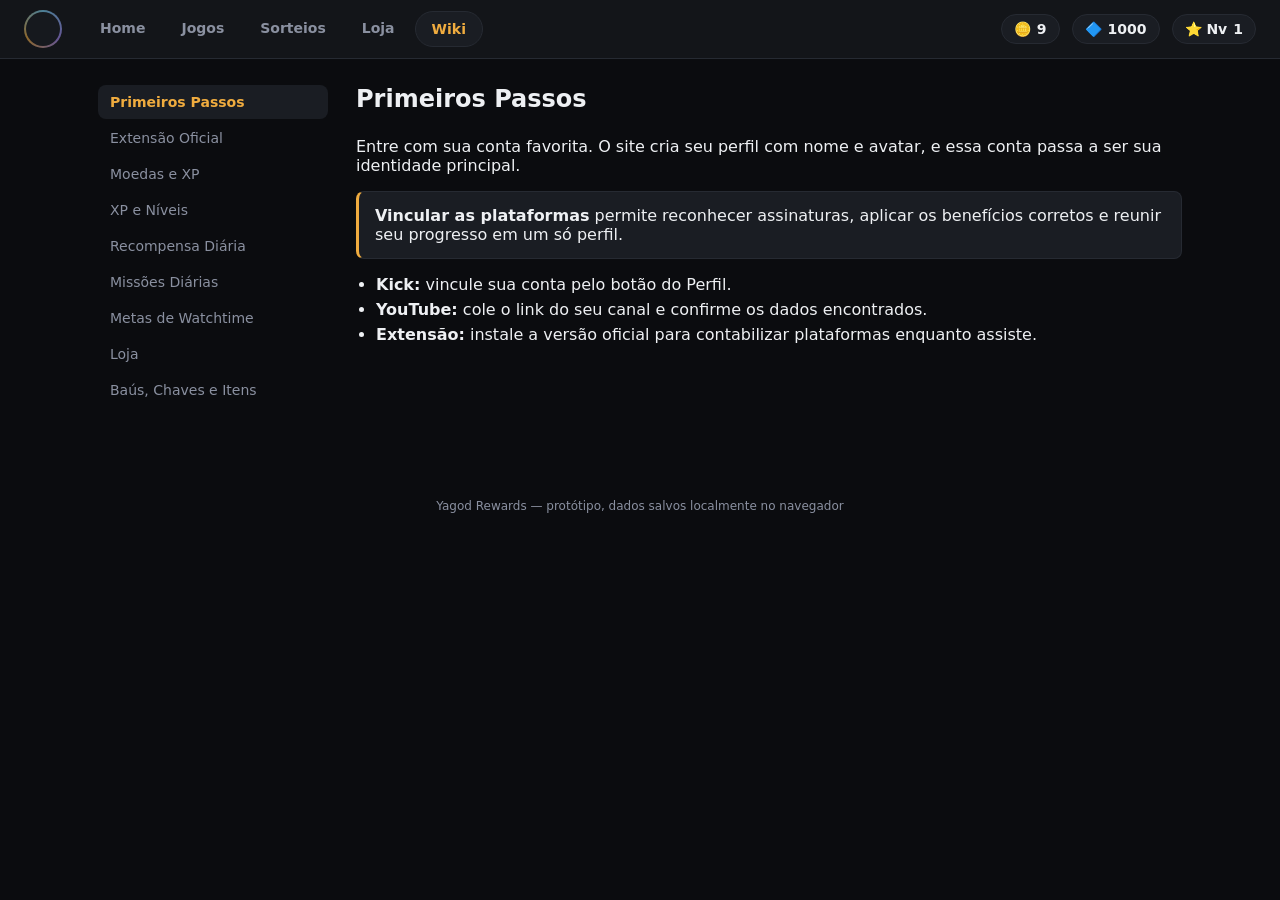
<file: wiki.html>
<!DOCTYPE html>
<html lang="pt-BR">
<head>
<meta charset="UTF-8">
<meta name="viewport" content="width=device-width, initial-scale=1">
<title>Yagod Rewards — Wiki</title>
<style>
:root{
  --bg:#0b0c0f; --panel:#131519; --panel2:#1a1d23; --border:#262a32;
  --gold:#f0ac3f; --gold2:#c98a1f; --text:#eef0f3; --muted:#8a90a0;
  --twitch:#9146ff; --kick:#53fc18; --youtube:#ff3b3b; --green:#3ec97a; --danger:#e0555a;
}
*{box-sizing:border-box;}
html{scroll-padding-top:70px;}
body{margin:0;background:var(--bg);color:var(--text);font-family:'Segoe UI',system-ui,-apple-system,sans-serif;}
a{color:inherit;text-decoration:none;}

/* header */
header{position:sticky;top:0;z-index:20;display:flex;align-items:center;gap:16px;padding:10px 24px;background:var(--panel);border-bottom:1px solid var(--border);flex-wrap:wrap;}
.brand{display:flex;align-items:center;gap:10px;}
.avatar{width:38px;height:38px;border-radius:50%;background:conic-gradient(#7cd9ff,#a78bfa,#f0ac3f,#7cd9ff);padding:2px;}
.avatar i{display:block;width:100%;height:100%;border-radius:50%;background:var(--panel2);}
nav.mainnav{display:flex;gap:4px;margin-left:6px;flex-wrap:wrap;}
nav.mainnav a{padding:9px 16px;border-radius:20px;font-size:14px;font-weight:600;color:var(--muted);}
nav.mainnav a.active{background:var(--panel2);color:var(--gold);border:1px solid var(--border);}
.stats{margin-left:auto;display:flex;gap:12px;align-items:center;font-weight:700;font-size:14px;flex-wrap:wrap;}
.stat{display:flex;align-items:center;gap:6px;background:var(--panel2);padding:6px 12px;border-radius:20px;border:1px solid var(--border);}

main{max-width:1120px;margin:0 auto;padding:26px 18px 70px;}

/* generic */
.hero{text-align:center;margin-bottom:26px;}
.hero h1{font-size:clamp(26px,4vw,36px);margin:0 0 6px;font-weight:800;}
.hero h1 span{color:var(--gold);}
.hero p{color:var(--muted);margin:0;}
h2.pagetitle{font-size:30px;font-weight:800;margin:0 0 6px;}
p.pagesub{color:var(--muted);margin:0 0 26px;}

.banner{display:flex;justify-content:space-between;align-items:center;gap:14px;background:var(--panel);border:1px solid var(--border);border-radius:14px;padding:16px 20px;margin-bottom:14px;flex-wrap:wrap;}
.banner .info{display:flex;gap:12px;align-items:center;}
.banner .title{font-weight:700;}
.banner .sub{color:var(--muted);font-size:13px;}
.banner.warn{border-color:#4a3413;background:#1b170d;}

button.cta{background:linear-gradient(180deg,var(--gold),var(--gold2));border:none;color:#241a05;font-weight:800;padding:10px 18px;border-radius:10px;cursor:pointer;font-size:14px;}
button.cta.ghost{background:var(--panel2);color:var(--text);border:1px solid var(--border);}
button.cta:disabled{opacity:.45;cursor:default;}
button.cta:active{transform:scale(.97);}

h2.section{text-align:center;color:var(--muted);font-size:13px;letter-spacing:2px;font-weight:700;margin:36px 0 16px;text-transform:uppercase;}

.grid3{display:grid;grid-template-columns:repeat(auto-fit,minmax(250px,1fr));gap:16px;}
.grid2{display:grid;grid-template-columns:repeat(auto-fit,minmax(300px,1fr));gap:16px;}

/* home goal cards */
.card{background:var(--panel);border:1px solid var(--border);border-radius:16px;padding:18px;text-align:center;}
.plat{display:flex;align-items:center;justify-content:center;gap:8px;font-weight:700;margin-bottom:12px;}
.plat .dot{width:8px;height:8px;border-radius:50%;background:var(--muted);}
.plat .dot.live{background:var(--green);box-shadow:0 0 6px var(--green);}
.ring{width:140px;height:140px;border-radius:50%;margin:0 auto 12px;display:flex;align-items:center;justify-content:center;position:relative;}
.ring::before{content:"";position:absolute;inset:8px;border-radius:50%;background:var(--panel);}
.ring b{position:relative;font-size:22px;}
.ring small{position:absolute;bottom:34px;font-size:10px;color:var(--muted);}
.chestbtn{background:var(--panel2);border:1px solid var(--border);color:var(--text);padding:8px 16px;border-radius:10px;font-weight:700;cursor:pointer;width:100%;}
.small{font-size:12px;color:var(--muted);margin-top:8px;}

/* podium / ranking */
.podium{display:flex;justify-content:center;align-items:flex-end;gap:26px;margin-bottom:24px;flex-wrap:wrap;}
.podium .p{text-align:center;}
.podium .av{width:74px;height:74px;border-radius:50%;background:var(--panel2);border:3px solid var(--border);display:flex;align-items:center;justify-content:center;font-size:28px;margin:0 auto 6px;}
.podium .p1 .av{width:96px;height:96px;border-color:var(--gold);}
.podium .p2 .av{border-color:#7cb0ff;}
.podium .p3 .av{border-color:#ff9f5c;}
.podium .badge{font-size:11px;color:var(--muted);}
.rank{display:flex;flex-direction:column;gap:10px;}
.rankrow{display:flex;align-items:center;gap:12px;background:var(--panel);border:1px solid var(--border);border-radius:12px;padding:10px 16px;}
.rankrow .pos{width:26px;font-weight:800;color:var(--muted);}
.rankrow .name{flex:1;font-weight:700;}
.rankrow .lvl{color:var(--muted);font-size:13px;}

/* missions */
.missions{display:flex;flex-direction:column;gap:12px;}
.mission{background:var(--panel);border:1px solid var(--border);border-radius:14px;padding:14px 18px;display:flex;align-items:center;gap:14px;flex-wrap:wrap;}
.mission .rarity{font-size:10px;font-weight:800;padding:3px 8px;border-radius:8px;text-transform:uppercase;}
.rarity.comum{background:#2a3040;color:#9db1e8;}
.rarity.incomum{background:#1f3d2c;color:#5fd68a;}
.rarity.raro{background:#2c3d5a;color:#6fb4ff;}
.rarity.epico{background:#3a2a52;color:#c48bff;}
.rarity.lendario{background:#4a3413;color:var(--gold);}
.mission .body{flex:1;min-width:180px;}
.mission .name{font-weight:700;margin-bottom:6px;}
.bar{height:8px;border-radius:6px;background:var(--panel2);overflow:hidden;}
.bar i{display:block;height:100%;background:var(--gold);}

/* shop / games / sorteios cards */
.shopcard,.gamecard,.sorteiocard{background:var(--panel);border:1px solid var(--border);border-radius:14px;padding:18px;text-align:center;}
.shopcard .ico,.gamecard .ico{font-size:34px;margin-bottom:8px;}
.shopcard .name,.gamecard .name{font-weight:700;margin-bottom:2px;}
.shopcard .price{color:var(--gold);font-weight:800;margin:10px 0;}
.gamecard{text-align:left;}
.tagrow{display:flex;gap:8px;margin-bottom:10px;}
.tag{font-size:10px;font-weight:800;padding:3px 8px;border-radius:8px;background:var(--panel2);color:var(--muted);text-transform:uppercase;}
.tag.live{background:#3a1414;color:#ff7676;}

.sorteiocard{text-align:left;}
.sorteiocard .badge-top{display:flex;justify-content:space-between;font-size:11px;color:var(--muted);margin-bottom:10px;}
.sorteiocard img.prize,.sorteiocard .prizebox{font-size:44px;text-align:center;margin:14px 0;}
.metarow{display:flex;justify-content:space-between;font-size:12px;color:var(--muted);border-top:1px solid var(--border);padding-top:10px;margin-top:10px;}
.metarow b{display:block;color:var(--text);font-size:14px;}

/* wiki */
.wikiwrap{display:flex;gap:28px;align-items:flex-start;}
.wikinav{width:230px;flex-shrink:0;display:flex;flex-direction:column;gap:2px;position:sticky;top:80px;}
.wikinav a{padding:9px 12px;border-radius:8px;color:var(--muted);font-size:14px;}
.wikinav a.active{background:var(--panel2);color:var(--gold);font-weight:700;}
.wikicontent{flex:1;min-width:0;}
.wikipane{display:none;}
.wikipane.active{display:block;}
.wikipane h3{font-size:24px;margin-top:0;}
.callout{background:var(--panel2);border:1px solid var(--border);border-left:3px solid var(--gold);border-radius:8px;padding:14px 16px;margin:16px 0;}
.wikipane ul{padding-left:20px;}
.wikipane li{margin-bottom:6px;}

/* modal */
.modalbg{position:fixed;inset:0;background:rgba(0,0,0,.6);display:none;align-items:center;justify-content:center;z-index:50;padding:16px;}
.modalbg.show{display:flex;}
.modal{background:var(--panel);border:1px solid var(--border);border-radius:16px;padding:20px;max-width:520px;width:100%;max-height:85vh;overflow:auto;}
.streakbox{display:flex;justify-content:space-between;align-items:center;background:var(--panel2);border-radius:10px;padding:12px 16px;margin-bottom:14px;}
.cal{display:grid;grid-template-columns:repeat(7,1fr);gap:6px;}
.day{background:var(--panel2);border:1px solid var(--border);border-radius:8px;padding:6px 2px;text-align:center;font-size:10px;}
.day.done{border-color:var(--gold);color:var(--gold);}
.day.today{outline:2px solid var(--gold);}
.day b{display:block;font-size:12px;}
.closeb{float:right;background:none;border:none;color:var(--muted);font-size:20px;cursor:pointer;}

.toast{position:fixed;bottom:24px;left:50%;transform:translateX(-50%);background:var(--panel2);border:1px solid var(--gold);padding:10px 18px;border-radius:10px;font-weight:700;opacity:0;transition:opacity .3s;pointer-events:none;z-index:60;}
.toast.show{opacity:1;}

footer{text-align:center;color:var(--muted);font-size:12px;padding:22px;}


.avatarBtn{background:none;border:none;padding:0;cursor:pointer;}
.avatar.guest{opacity:.55;}
.dropdown{position:absolute;top:52px;left:0;width:280px;background:var(--panel);border:1px solid var(--border);border-radius:16px;padding:0;box-shadow:0 12px 30px rgba(0,0,0,.5);display:none;z-index:30;overflow:hidden;}
.dropdown.show{display:block;}
.dropdown .ddHead{padding:18px;text-align:center;border-bottom:1px solid var(--border);}
.dropdown .ddHead .avatar{width:64px;height:64px;margin:0 auto 8px;}
.dropdown .ddName{font-weight:800;}
.dropdown .ddLvl{color:var(--gold);font-size:12px;font-weight:700;margin-top:2px;}
.dropdown .ddXpBar{height:5px;background:var(--panel2);border-radius:4px;margin:10px 14px 4px;overflow:hidden;}
.dropdown .ddXpBar i{display:block;height:100%;background:var(--gold);}
.dropdown .ddXpLabel{font-size:11px;color:var(--muted);padding:0 14px 12px;text-align:center;}
.dropdown .ddLabel{font-size:11px;color:var(--muted);letter-spacing:1px;text-transform:uppercase;padding:10px 14px 4px;}
.dropdown .ddWallet{display:flex;gap:10px;padding:6px 14px 12px;}
.dropdown .ddWallet .chip{flex:1;background:var(--panel2);border:1px solid var(--border);border-radius:10px;padding:8px;text-align:center;font-weight:700;font-size:13px;}
.dropdown .ddItem{display:flex;align-items:center;gap:10px;padding:10px 14px;cursor:pointer;border-top:1px solid var(--border);}
.dropdown .ddItem:hover{background:var(--panel2);}
.dropdown .ddItem .ic{font-size:17px;width:20px;text-align:center;}
.dropdown .ddItem .txt{flex:1;}
.dropdown .ddItem .txt b{display:block;font-size:13px;font-weight:700;}
.dropdown .ddItem .txt small{color:var(--muted);font-size:11px;}
.dropdown .ddBadge{background:var(--gold);color:#241a05;font-weight:800;font-size:11px;border-radius:10px;padding:2px 8px;}
.dropdown .ddFooter{padding:8px 6px;border-top:1px solid var(--border);}
.dropdown .ddFooter a,.dropdown .ddFooter button{display:flex;align-items:center;gap:8px;width:100%;text-align:left;background:none;border:none;color:var(--text);font-size:14px;padding:10px 10px;cursor:pointer;font-weight:600;border-radius:8px;}
.dropdown .ddFooter a:hover,.dropdown .ddFooter button:hover{background:var(--panel2);}
.dropdown .ddFooter .danger{color:var(--danger);}
.dropdown .guestBox{padding:22px 18px;text-align:center;}
.dropdown .guestBox .avatar{width:56px;height:56px;margin:0 auto 12px;opacity:.6;}
.dropdown .guestBox button{width:100%;margin-top:12px;}
.loginInput{width:100%;padding:10px 12px;border-radius:10px;border:1px solid var(--border);background:var(--panel2);color:var(--text);font-size:14px;margin:12px 0;}

.profileHero{text-align:center;margin-bottom:22px;}
.profileAvatar{width:110px;height:110px;border-radius:50%;background:conic-gradient(#7cd9ff,#a78bfa,#f0ac3f,#7cd9ff);padding:4px;margin:0 auto 10px;}
.profileAvatar i{display:block;width:100%;height:100%;border-radius:50%;background:var(--panel2);}
.lvlBadge{display:inline-block;background:var(--panel2);border:1px solid var(--gold);color:var(--gold);font-weight:800;font-size:12px;padding:3px 12px;border-radius:20px;margin-bottom:8px;}
.profileHero h1{font-size:28px;margin:6px 0 2px;font-weight:800;color:#c9b3ff;}
.profileHero .memberline{color:var(--muted);font-size:13px;}
.xpToNext{color:var(--muted);font-size:13px;margin-top:6px;}
.statgrid{display:grid;grid-template-columns:repeat(3,1fr);gap:12px;margin:20px 0;}
.statbox{background:var(--panel);border:1px solid var(--border);border-radius:12px;padding:14px;text-align:center;}
.statbox .lbl{font-size:11px;color:var(--muted);letter-spacing:1px;text-transform:uppercase;}
.statbox .val{font-size:20px;font-weight:800;margin-top:4px;}
.walletgrid{display:grid;grid-template-columns:repeat(2,1fr);gap:14px;margin-bottom:18px;}
.walletcard{background:var(--panel);border:1px solid var(--border);border-radius:14px;padding:16px;}
.walletcard .lbl{color:var(--muted);font-size:12px;display:flex;justify-content:space-between;align-items:center;}
.walletcard .val{font-size:24px;font-weight:800;margin-top:6px;}
.connrow{display:flex;gap:10px;flex-wrap:wrap;margin-bottom:16px;}
.connchip{flex:1;min-width:150px;background:var(--panel);border:1px solid var(--border);border-radius:12px;padding:12px 14px;display:flex;align-items:center;gap:10px;}
.connchip .plico{width:26px;height:26px;border-radius:50%;display:flex;align-items:center;justify-content:center;font-size:13px;color:#fff;flex-shrink:0;}
.connchip.twitch .plico{background:#9146ff;}
.connchip.kick .plico{background:#53fc18;color:#111;}
.connchip.youtube .plico{background:#ff3b3b;}
.connchip .info{flex:1;min-width:0;}
.connchip .info b{display:block;font-size:13px;}
.connchip .info small{color:var(--muted);font-size:11px;}
.connchip button{background:var(--panel2);border:1px solid var(--border);color:var(--text);font-size:12px;font-weight:700;padding:6px 12px;border-radius:8px;cursor:pointer;}
.menu-list button.menuitem{display:flex;align-items:center;gap:12px;padding:14px 16px;background:var(--panel);border:1px solid var(--border);border-radius:12px;margin-bottom:8px;cursor:pointer;color:var(--text);font-size:14px;font-weight:700;text-align:left;width:100%;}
.menu-list .ic{font-size:18px;width:24px;}
.menu-list .sub{color:var(--muted);font-size:12px;font-weight:400;display:block;margin-top:2px;}
.menu-list .right{margin-left:auto;color:var(--muted);}

.prizebox img.bau, .ico img.bau { image-rendering:pixelated; display:block; margin:0 auto; }
.sorteiocard .prizebox img.bau { width:64px; height:64px; }
.shopcard .ico img.bau { width:48px; height:48px; }
.banner img.bau { width:40px; height:40px; image-rendering:pixelated; flex-shrink:0; }
.chestbtn img.bau { width:18px; height:18px; vertical-align:middle; margin-right:6px; image-rendering:pixelated; }
.wikibaurow{display:flex;gap:14px;justify-content:center;margin:16px 0;flex-wrap:wrap;}
.wikibaurow div{text-align:center;font-size:11px;color:var(--muted);}
.wikibaurow img.bau{width:48px;height:48px;image-rendering:pixelated;display:block;margin:0 auto 4px;}
</style>
</head>
<body>

<header>
  <div class="brand" style="position:relative">
    <button class="avatarBtn" id="avatarBtn"><div class="avatar" id="avatarRing"><i></i></div></button>
    <div class="dropdown" id="profileDropdown"></div>
  </div>
  <nav class="mainnav">
    <a href="index.html">Home</a>
    <a href="jogos.html">Jogos</a>
    <a href="sorteios.html">Sorteios</a>
    <a href="loja.html">Loja</a>
    <a href="wiki.html" class="active">Wiki</a>
  </nav>
  <div class="stats">
    <div class="stat">🪙 <span id="tyCount">0</span></div>
    <div class="stat">🔷 <span id="tokCount">0</span></div>
    <div class="stat" id="openMonthly" style="cursor:pointer">⭐ Nv <span id="lvlCount">1</span></div>
  </div>
</header>

<main>
  <div class="wikiwrap">
    <nav class="wikinav" id="wikinav">
      <a data-w="primeiros" class="active">Primeiros Passos</a>
      <a data-w="extensao">Extensão Oficial</a>
      <a data-w="moedas">Moedas e XP</a>
      <a data-w="niveis">XP e Níveis</a>
      <a data-w="recompensa">Recompensa Diária</a>
      <a data-w="missoes">Missões Diárias</a>
      <a data-w="watchtime">Metas de Watchtime</a>
      <a data-w="loja">Loja</a>
      <a data-w="baus">Baús, Chaves e Itens</a>
    </nav>

    <div class="wikicontent">
      <div class="wikipane active" id="w-primeiros">
        <h3>Primeiros Passos</h3>
        <p>Entre com sua conta favorita. O site cria seu perfil com nome e avatar, e essa conta passa a ser sua identidade principal.</p>
        <div class="callout">
          <b>Vincular as plataformas</b> permite reconhecer assinaturas, aplicar os benefícios corretos e reunir seu progresso em um só perfil.
        </div>
        <ul>
          <li><b>Kick:</b> vincule sua conta pelo botão do Perfil.</li>
          <li><b>YouTube:</b> cole o link do seu canal e confirme os dados encontrados.</li>
          <li><b>Extensão:</b> instale a versão oficial para contabilizar plataformas enquanto assiste.</li>
        </ul>
      </div>

      <div class="wikipane" id="w-extensao">
        <h3>Extensão Oficial</h3>
        <p>A extensão oficial contabiliza o tempo assistido nas plataformas conectadas. Ela funciona em segundo plano e envia somente o progresso validado pelo site.</p>
        <ul>
          <li><b>Conectada:</b> está ativa e contabilizando seu tempo.</li>
          <li><b>Parada:</b> foi encontrada, mas precisa ser reconectada.</li>
          <li><b>Não instalada:</b> mostra o atalho para instalar a versão oficial.</li>
        </ul>
        <div class="callout">O tempo só é aceito durante a transmissão oficial e passa por validações automáticas. Não é necessário informar minutos manualmente.</div>
      </div>

      <div class="wikipane" id="w-moedas">
        <h3>Moedas e XP</h3>
        <p>O site possui duas moedas ativas e um sistema de experiência:</p>
        <ul>
          <li><b>Tyron Coins</b> — a moeda principal. Pode ser conquistada em recompensas e trocada na Loja.</li>
          <li><b>Tokens</b> — moeda de utilidade para loja, boosts e troca de missões.</li>
          <li><b>XP</b> — a experiência que define seu nível, sua posição no ranking e alguns desbloqueios.</li>
        </ul>
      </div>

      <div class="wikipane" id="w-niveis">
        <h3>XP e Níveis</h3>
        <p>Seu XP total determina o nível. Você pode ganhar XP ao assistir, coletar recompensas, completar missões, participar de jogos e receber prêmios configurados no site.</p>
        <ul>
          <li><b>Streak:</b> cresce com seu recorde da recompensa diária e aparece separadamente no Perfil.</li>
          <li><b>Boost de XP:</b> é temporário e pode ser adquirido na Loja.</li>
        </ul>
      </div>

      <div class="wikipane" id="w-recompensa">
        <h3>Recompensa Diária</h3>
        <p>Colete a recompensa pelo presente no topo do site. O calendário funciona em um ciclo de 28 dias, e cada coleta avança para o próximo dia do ciclo.</p>
        <ul>
          <li>A streak registra seus dias consecutivos e influencia o multiplicador de XP.</li>
          <li>Se perder uma coleta, o site informa quando ainda é possível recuperar.</li>
        </ul>
      </div>

      <div class="wikipane" id="w-missoes">
        <h3>Missões Diárias</h3>
        <p>Todos os dias você recebe três missões. O progresso aparece no Perfil e é atualizado pelas ações realizadas no site.</p>
        <div class="callout">
          <b>Raridades:</b> Comum, Incomum, Raro, Épico e Lendário. Quanto maior a raridade, maior pode ser a exigência e a recompensa.
        </div>
      </div>

      <div class="wikipane" id="w-watchtime">
        <h3>Metas de Watchtime</h3>
        <p>Cada plataforma tem progresso separado. Cada card da Home mostra a próxima recompensa, a barra do ciclo e quanto falta para alcançá-la.</p>
        <ul>
          <li>O tempo avança pelas metas em sequência e não zera à meia-noite.</li>
          <li>Ao terminar a sequência, um novo ciclo começa e as recompensas podem ser conquistadas novamente.</li>
        </ul>
      </div>

      <div class="wikipane" id="w-loja">
        <h3>Loja</h3>
        <p>A Loja reúne utilidades e itens adquiridos com Tokens ou Tyron Coins, conforme o produto.</p>
        <ul>
          <li>Trocas disponíveis entre recursos ativos.</li>
          <li>Boosts temporários de XP.</li>
          <li>Chaves, baús, itens de jogo e produtos especiais.</li>
        </ul>
      </div>

      <div class="wikipane" id="w-baus">
        <h3>Baús, Chaves e Itens</h3>
<div class="wikibaurow"><div><img class="bau" src="[data-uri]" alt="bronze">Bronze</div><div><img class="bau" src="[data-uri]" alt="prata">Prata</div><div><img class="bau" src="[data-uri]" alt="ouro">Ouro</div><div><img class="bau" src="[data-uri]" alt="heroico">Heroico</div><div><img class="bau" src="[data-uri]" alt="real">Real</div><div><img class="bau" src="[data-uri]" alt="lendario">Lendario</div></div>
        <p>Baús podem vir de metas, missões, jogos, rankings, sorteios e eventos. Eles ficam guardados no Inventário do Perfil.</p>
        <ul>
          <li>Abra o Inventário e escolha um tipo de baú.</li>
          <li>Quando o baú exigir uma chave específica, tenha a quantidade necessária.</li>
          <li>Confirme a abertura para revelar o prêmio entregue.</li>
        </ul>
      </div>
    </div>
  </div>
</main>

<footer>Yagod Rewards — protótipo, dados salvos localmente no navegador</footer>

<div class="modalbg" id="modalBg">
  <div class="modal">
    <button class="closeb" id="closeModal">×</button>
    <h3>Recompensa Mensal</h3>
    <div class="streakbox">
      <div><div class="small">Streak atual</div><b id="streakVal">0 dias</b></div>
      <button class="cta" id="collectBtn">Coletar hoje</button>
    </div>
    <div class="cal" id="calGrid"></div>
  </div>
</div>

<div class="modalbg" id="loginModalBg">
  <div class="modal" style="max-width:360px">
    <button class="closeb" id="closeLoginModal">×</button>
    <h3>Entrar com Twitch</h3>
    <p class="small">Simulação de login — informe um usuário da Twitch pra criar seu perfil.</p>
    <input type="text" id="loginHandleInput" class="loginInput" placeholder="seu_usuario_twitch">
    <button class="cta" id="doLoginBtn" style="width:100%">Entrar</button>
  </div>
</div>
<div class="toast" id="toast"></div>

<script>
(function(){
  const KEY = 'yagod_state_v1';
  const DEFAULT_STATE = {
    ty: 9,
    tok: 1000,
    xp: 0,
    lvl: 1,
    chest: 1,
    goals: {
      twitch:  { min: 20, next: 120 },
      kick:    { min: 0,  next: 120 },
      youtube: { min: 0,  next: 120 }
    },
    missions: [
      { name: 'Jogue Yagod por 30 min', rarity: 'comum',   prog: 0, target: 30, reward: '50 Tyron Coins' },
      { name: 'Vença 1 partida ranqueada', rarity: 'raro',   prog: 0, target: 1,  reward: '1 Chave de Rubi' },
      { name: 'Abra 2 baús', rarity: 'incomum', prog: 0, target: 2,  reward: '100 Tokens' }
    ],
    streak: 2,
    calDone: [1,2],
    lastCollect: null,
    username: null,
    premium: false,
    memberSince: null,
    watchedHours: 139,
    positionRank: 313,
    xpTotal: 24152,
    xpNext: 24702,
    connections: {
      twitch:  { connected: false, handle: null, hours: 0 },
      kick:    { connected: false, handle: null },
      youtube: { connected: false, handle: null }
    }
  };

  function load(){
    try{
      const raw = localStorage.getItem(KEY);
      if(!raw) return JSON.parse(JSON.stringify(DEFAULT_STATE));
      return Object.assign(JSON.parse(JSON.stringify(DEFAULT_STATE)), JSON.parse(raw));
    }catch(e){ return JSON.parse(JSON.stringify(DEFAULT_STATE)); }
  }
  function save(){ try{ localStorage.setItem(KEY, JSON.stringify(window.YGD.state)); }catch(e){} }

  window.YGD = {
    state: load(),
    save: save,
    toast: function(msg){
      const t = document.getElementById('toast');
      if(!t) return;
      t.textContent = msg;
      t.classList.add('show');
      clearTimeout(window.__ygdToastTimer);
      window.__ygdToastTimer = setTimeout(()=>t.classList.remove('show'), 1800);
    },
    renderHeader: function(){
      const st = this.state;
      const ty = document.getElementById('tyCount');
      const tok = document.getElementById('tokCount');
      const lvl = document.getElementById('lvlCount');
      if(ty) ty.textContent = st.ty;
      if(tok) tok.textContent = st.tok;
      if(lvl) lvl.textContent = st.lvl;
      const ring = document.getElementById('avatarRing');
      if(ring) ring.classList.toggle('guest', !st.username);
      this.renderDropdown();
      if(typeof window.__renderProfilePage === 'function') window.__renderProfilePage();
    },
    RANKING: [
      {pos:1, name:'Draven', lvl:457, ic:'🐉'},
      {pos:2, name:'Kael',   lvl:437, ic:'🛡️'},
      {pos:3, name:'Sylas',  lvl:400, ic:'🏹'},
      {pos:4, name:'Mira',   lvl:335, ic:'🗡️'},
      {pos:5, name:'Orin',   lvl:335, ic:'🔥'},
      {pos:6, name:'Vex',    lvl:332, ic:'⚔️'},
      {pos:7, name:'Talia',  lvl:323, ic:'🌙'},
      {pos:8, name:'Bram',   lvl:323, ic:'🪓'},
      {pos:9, name:'Nyra',   lvl:322, ic:'✨'},
      {pos:10,name:'Ezra',   lvl:308, ic:'🎯'}
    ],
    login: function(handle){
      handle = (handle||'').trim().replace(/^@/,'');
      if(!handle) return false;
      const st = this.state;
      const meses = ['jan','fev','mar','abr','mai','jun','jul','ago','set','out','nov','dez'];
      const d = new Date();
      st.username = handle;
      st.premium = true;
      st.memberSince = meses[d.getMonth()] + '/' + d.getFullYear();
      st.connections.twitch = { connected:true, handle: handle, hours: st.watchedHours };
      this.save();
      this.renderHeader();
      return true;
    },
    logout: function(){
      const st = this.state;
      st.username = null;
      st.premium = false;
      st.memberSince = null;
      st.connections = {
        twitch:  { connected:false, handle:null, hours:0 },
        kick:    { connected:false, handle:null },
        youtube: { connected:false, handle:null }
      };
      this.save();
    },
    linkPlatform: function(key, label){
      const handle = window.prompt('Informe seu usuário da ' + label + ':');
      if(!handle) return;
      this.state.connections[key] = { connected:true, handle: handle.trim().replace(/^@/,''), hours: 0 };
      this.save();
      this.toast(label + ' vinculada com sucesso!');
      if(typeof window.__renderProfilePage === 'function') window.__renderProfilePage();
      this.renderDropdown();
    },
    renderDropdown: function(){
      const el = document.getElementById('profileDropdown');
      if(!el) return;
      const st = this.state;
      if(!st.username){
        el.innerHTML = `
          <div class="guestBox">
            <div class="avatar" style="margin:0 auto"><i></i></div>
            <div style="font-weight:700;margin-top:10px">Você ainda não entrou</div>
            <div class="small">Entre com sua conta da Twitch pra criar seu perfil.</div>
            <button class="cta" id="ddLoginBtn">Entrar com Twitch</button>
          </div>`;
        const b = document.getElementById('ddLoginBtn');
        if(b) b.addEventListener('click', ()=>{ el.classList.remove('show'); openLoginModal(); });
        return;
      }
      const pct = Math.min(100, Math.round(st.xpTotal/st.xpNext*100));
      const pendingMissions = st.missions.filter(m=>m.prog < m.target).length;
      const today = new Date().toISOString().slice(0,10);
      const checkinDone = st.lastCollect === today;
      el.innerHTML = `
        <div class="ddHead">
          <div class="avatar"><i></i></div>
          <div class="ddName">${st.username}</div>
          <div class="ddLvl">NÍVEL ${st.lvl}</div>
          <div class="ddXpBar"><i style="width:${pct}%"></i></div>
          <div class="ddXpLabel">${st.xpTotal.toLocaleString('pt-BR')} / ${st.xpNext.toLocaleString('pt-BR')} XP</div>
        </div>
        <div class="ddLabel">Carteira</div>
        <div class="ddWallet">
          <div class="chip">🪙 ${st.ty}</div>
          <div class="chip">🔷 ${st.tok}</div>
        </div>
        <div class="ddLabel">Seu dia</div>
        <div class="ddItem" id="ddCheckin">
          <span class="ic">🎁</span>
          <div class="txt"><b>Check-in diário</b><small>${checkinDone ? 'Já resgatado hoje' : 'Disponível agora'}</small></div>
        </div>
        <div class="ddItem" id="ddMissions">
          <span class="ic">🎯</span>
          <div class="txt"><b>Missões diárias</b><small>${pendingMissions} pendente(s)</small></div>
          ${pendingMissions>0 ? '<span class="ddBadge">'+pendingMissions+'</span>' : ''}
        </div>
        <div class="ddItem" id="ddInventory">
          <span class="ic">📦</span>
          <div class="txt"><b>Inventário</b><small>${st.chest} baú(s) para abrir</small></div>
          ${st.chest>0 ? '<span class="ddBadge">'+st.chest+'</span>' : ''}
        </div>
        <div class="ddFooter">
          <a href="perfil.html">👤 Perfil</a>
          <button class="danger" id="ddLogout">⎋ Sair</button>
        </div>
      `;
      const ci = document.getElementById('ddCheckin');
      if(ci) ci.addEventListener('click', ()=>{ el.classList.remove('show'); const mb=document.getElementById('modalBg'); if(mb) mb.classList.add('show'); });
      const mi = document.getElementById('ddMissions');
      if(mi) mi.addEventListener('click', ()=>{ window.location.href = 'missoes.html'; });
      const inv = document.getElementById('ddInventory');
      if(inv) inv.addEventListener('click', ()=>{ window.location.href = 'index.html#chestBanner'; });
      const lo = document.getElementById('ddLogout');
      if(lo) lo.addEventListener('click', ()=>{ this.logout(); this.renderHeader(); this.renderDropdown(); el.classList.remove('show'); window.location.href = 'index.html'; });
    }
  };

  document.addEventListener('DOMContentLoaded', function(){
    window.YGD.renderHeader();

    // monthly reward modal (present in every page via header click)
    const trigger = document.getElementById('openMonthly');
    const modalBg = document.getElementById('modalBg');
    if(trigger && modalBg){
      trigger.addEventListener('click', ()=> modalBg.classList.add('show'));
      const closeb = document.getElementById('closeModal');
      if(closeb) closeb.addEventListener('click', ()=> modalBg.classList.remove('show'));
      modalBg.addEventListener('click', (e)=>{ if(e.target === modalBg) modalBg.classList.remove('show'); });
      renderCalendar();
      const collectBtn = document.getElementById('collectBtn');
      if(collectBtn){
        collectBtn.addEventListener('click', ()=>{
          const st = window.YGD.state;
          const today = new Date().toISOString().slice(0,10);
          if(st.lastCollect === today){ window.YGD.toast('Já coletado hoje'); return; }
          st.streak += 1;
          st.calDone.push(st.streak);
          st.lastCollect = today;
          st.ty += 1;
          window.YGD.save();
          window.YGD.renderHeader();
          renderCalendar();
          window.YGD.toast('Recompensa coletada! +1 Tyron Coin');
        });
      }
    }

    // dropdown de perfil (abre/fecha)
    const avatarBtn = document.getElementById('avatarBtn');
    const dropdownEl = document.getElementById('profileDropdown');
    if(avatarBtn && dropdownEl){
      avatarBtn.addEventListener('click', (e)=>{
        e.stopPropagation();
        dropdownEl.classList.toggle('show');
      });
      document.addEventListener('click', (e)=>{
        if(!dropdownEl.contains(e.target) && e.target !== avatarBtn){
          dropdownEl.classList.remove('show');
        }
      });
    }

    // modal de login (Entrar com Twitch)
    window.openLoginModal = function(){
      const bg = document.getElementById('loginModalBg');
      if(bg) bg.classList.add('show');
      const input = document.getElementById('loginHandleInput');
      if(input){ input.value=''; input.focus(); }
    };
    const loginBg = document.getElementById('loginModalBg');
    const closeLoginBtn = document.getElementById('closeLoginModal');
    const doLoginBtn = document.getElementById('doLoginBtn');
    const loginInput = document.getElementById('loginHandleInput');
    if(loginBg){
      if(closeLoginBtn) closeLoginBtn.addEventListener('click', ()=> loginBg.classList.remove('show'));
      loginBg.addEventListener('click', (e)=>{ if(e.target===loginBg) loginBg.classList.remove('show'); });
    }
    function attemptLogin(){
      const handle = loginInput ? loginInput.value : '';
      if(!handle || !handle.trim()){ window.YGD.toast('Digite um usuário da Twitch'); return; }
      window.YGD.login(handle);
      loginBg.classList.remove('show');
      window.YGD.toast('Bem-vindo, ' + window.YGD.state.username + '!');
    }
    if(doLoginBtn) doLoginBtn.addEventListener('click', attemptLogin);
    if(loginInput) loginInput.addEventListener('keydown', (e)=>{ if(e.key==='Enter') attemptLogin(); });
  });

  function renderCalendar(){
    const st = window.YGD.state;
    const streakVal = document.getElementById('streakVal');
    if(streakVal) streakVal.textContent = st.streak + ' dias';
    const grid = document.getElementById('calGrid');
    if(!grid) return;
    grid.innerHTML = '';
    for(let d=1; d<=28; d++){
      const done = st.calDone.includes(d);
      const div = document.createElement('div');
      div.className = 'day ' + (done?'done':'') + (d===st.streak+1?' today':'');
      div.innerHTML = '<b>D'+d+'</b>🎁x1';
      grid.appendChild(div);
    }
  }
})();

</script>
<script>
document.addEventListener('DOMContentLoaded', function(){
  document.querySelectorAll('#wikinav a').forEach(a=>{
    a.addEventListener('click', ()=>{
      document.querySelectorAll('#wikinav a').forEach(x=>x.classList.remove('active'));
      document.querySelectorAll('.wikipane').forEach(p=>p.classList.remove('active'));
      a.classList.add('active');
      document.getElementById('w-'+a.dataset.w).classList.add('active');
    });
  });
});
</script>
</body>
</html>
</file>
